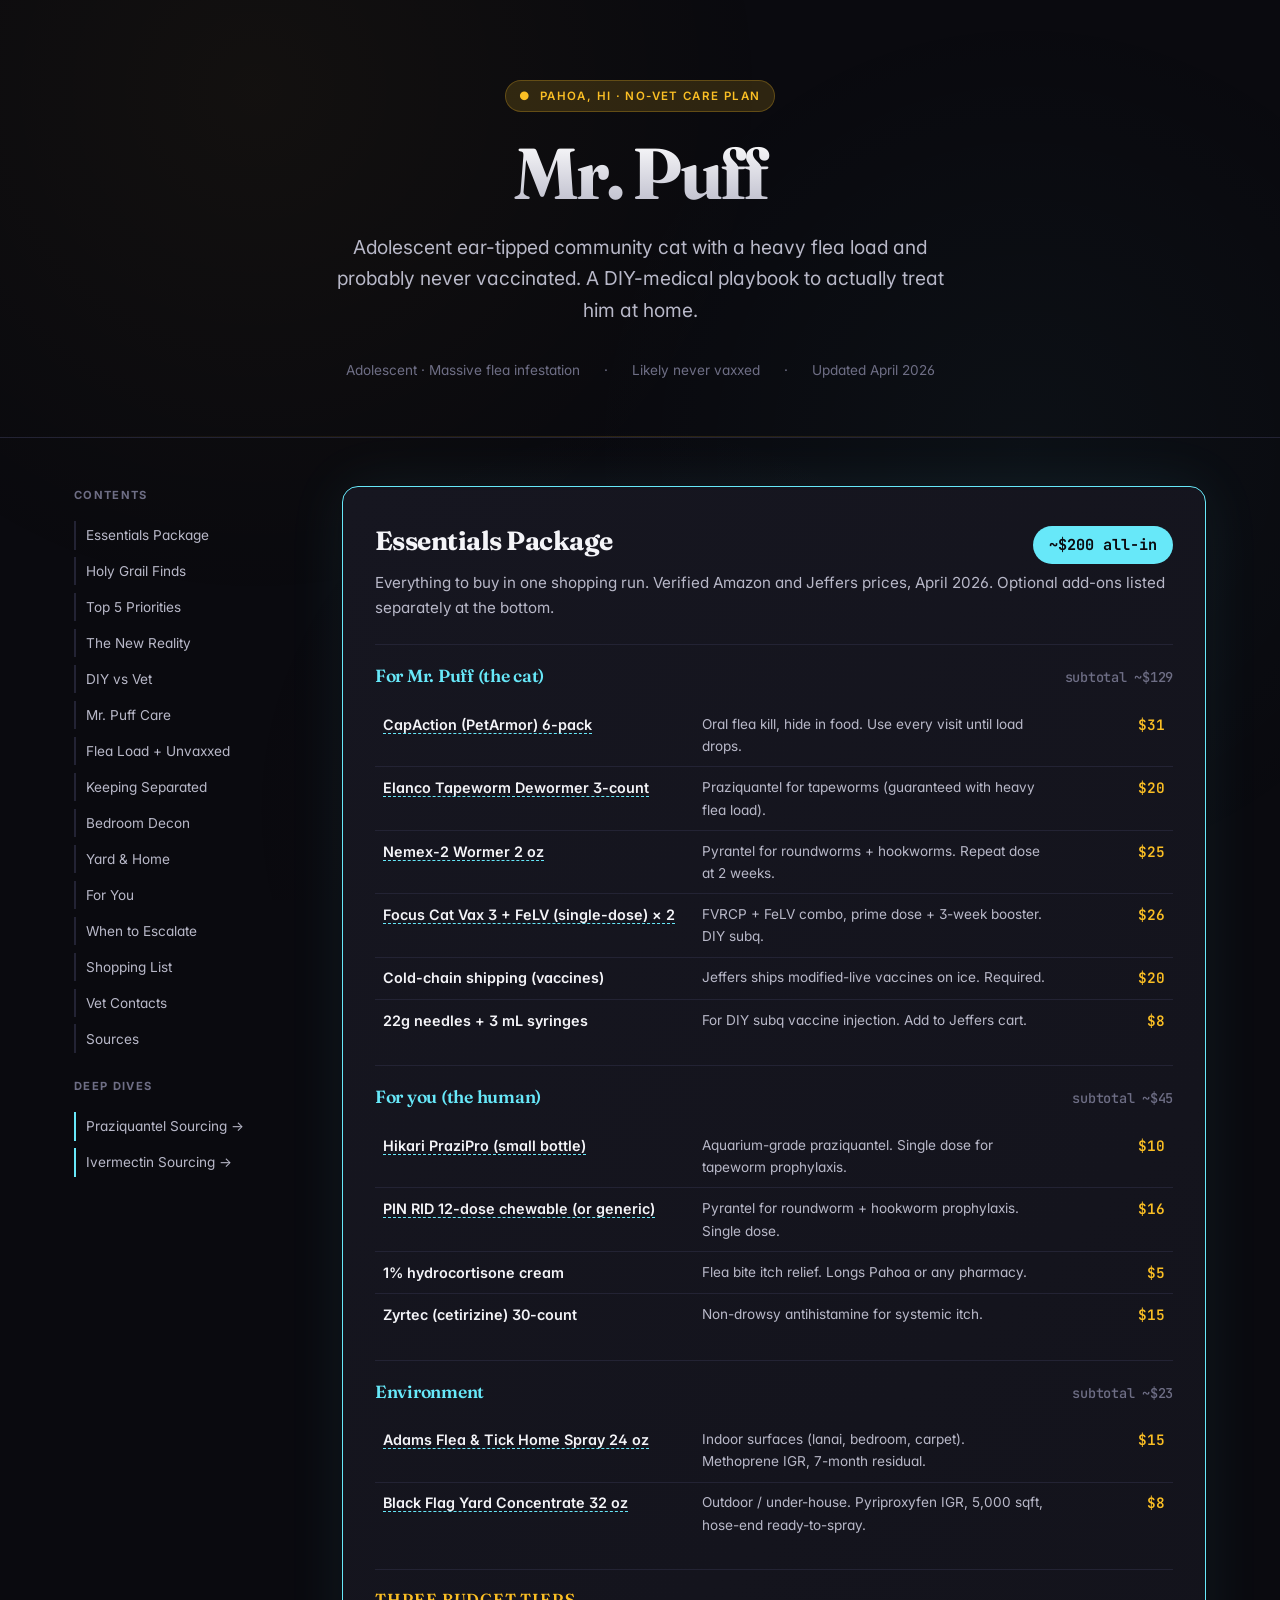
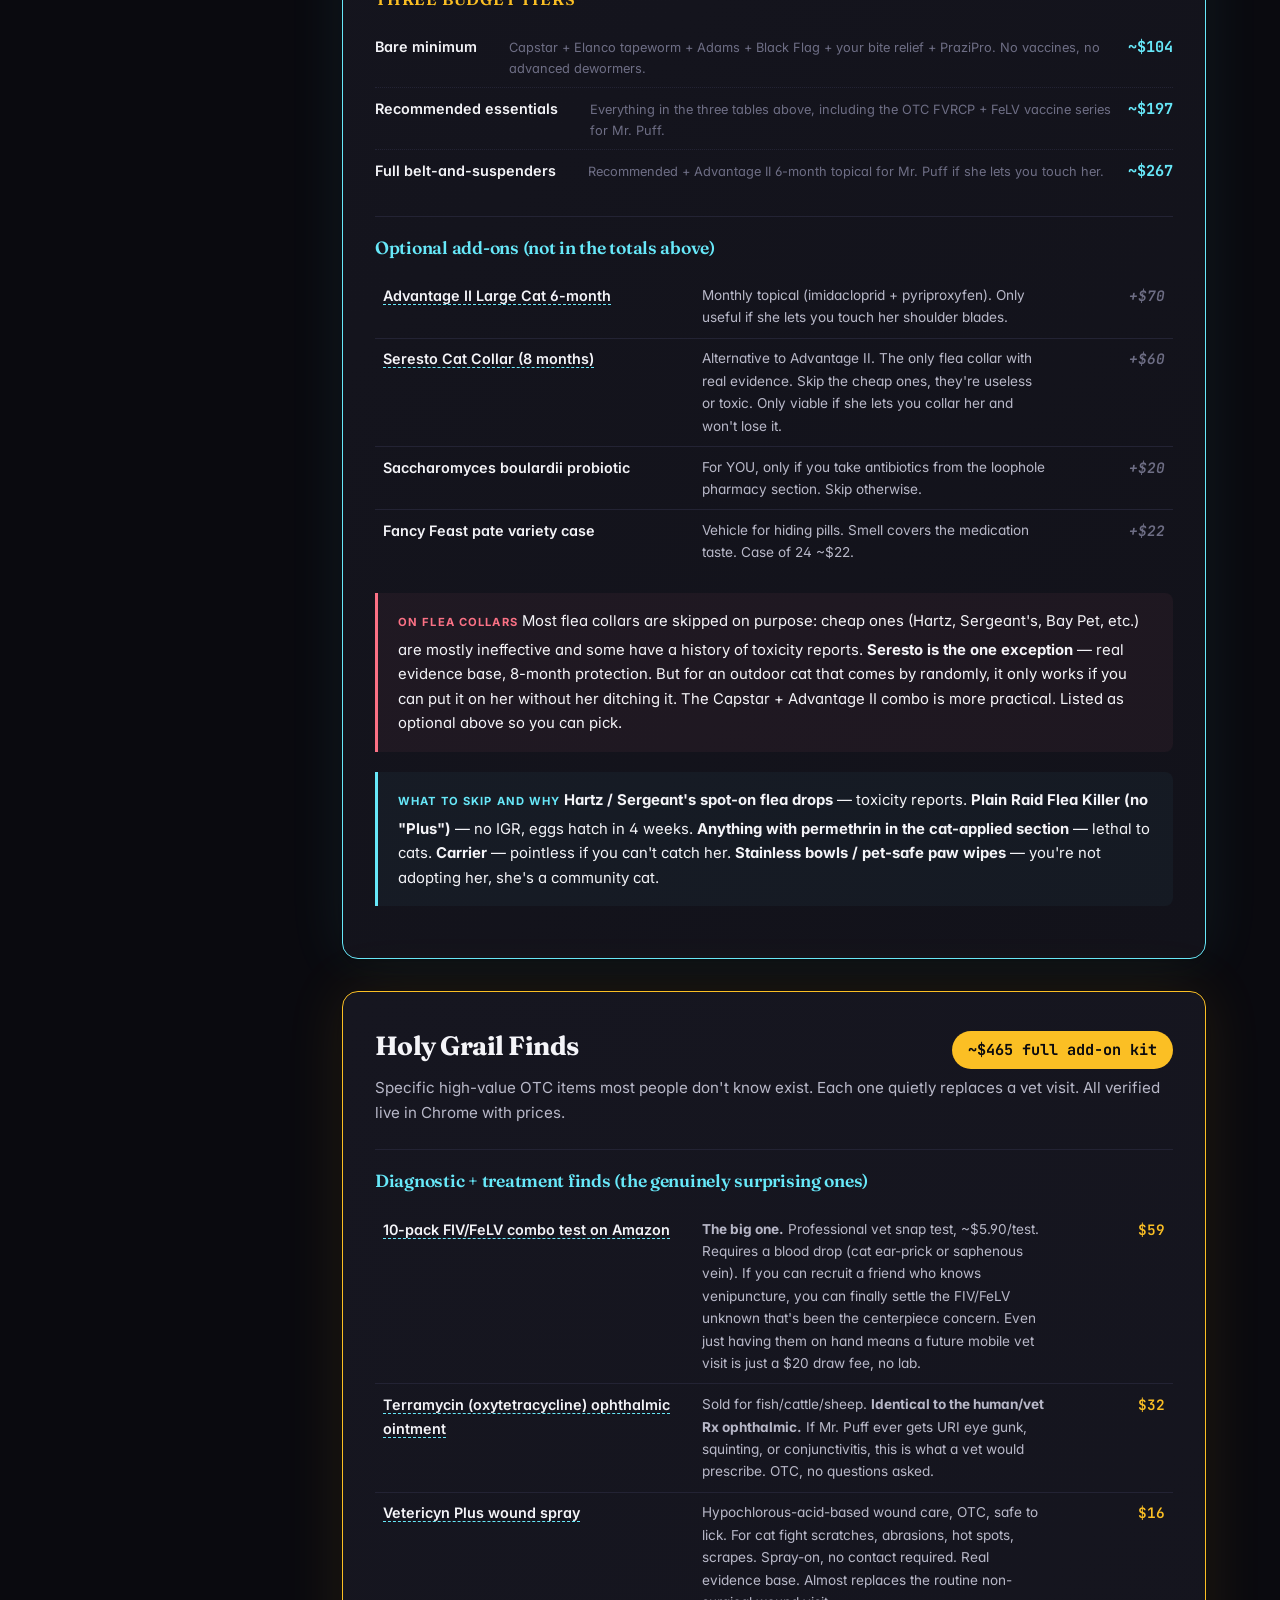
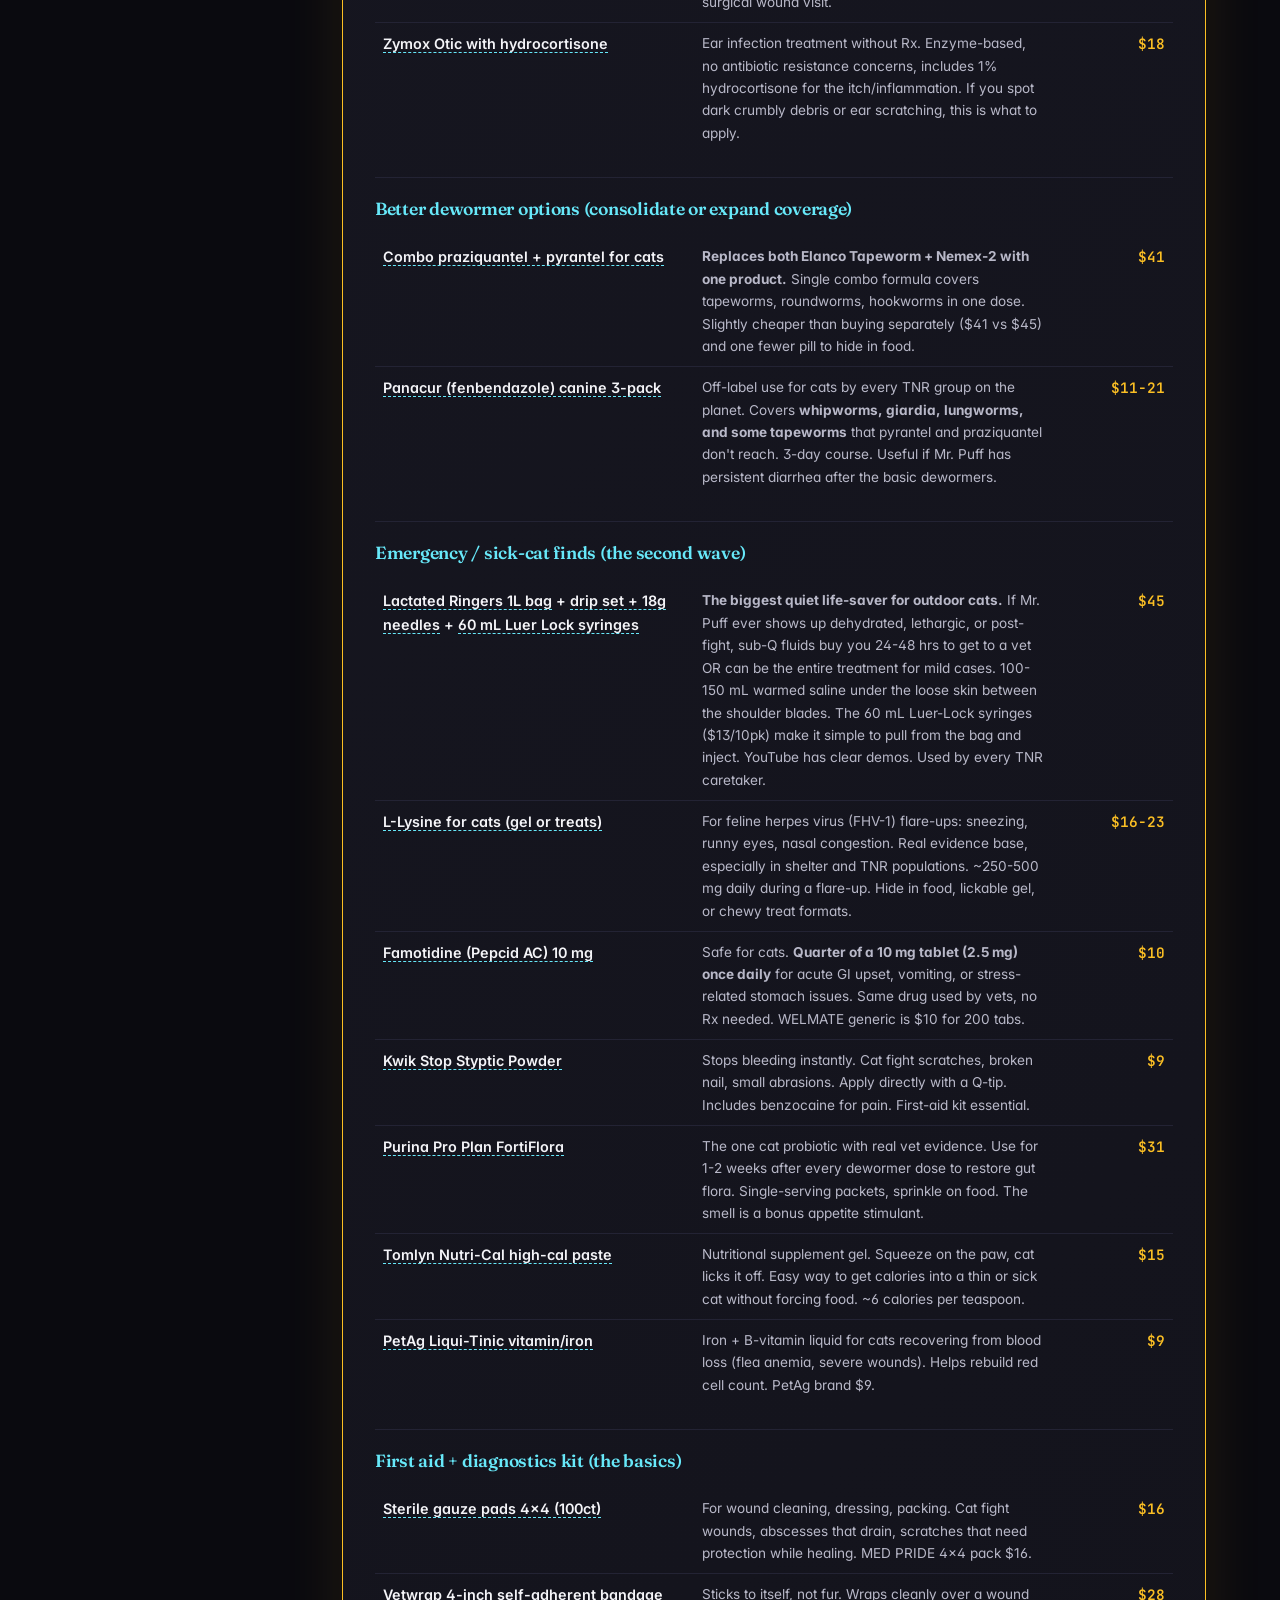
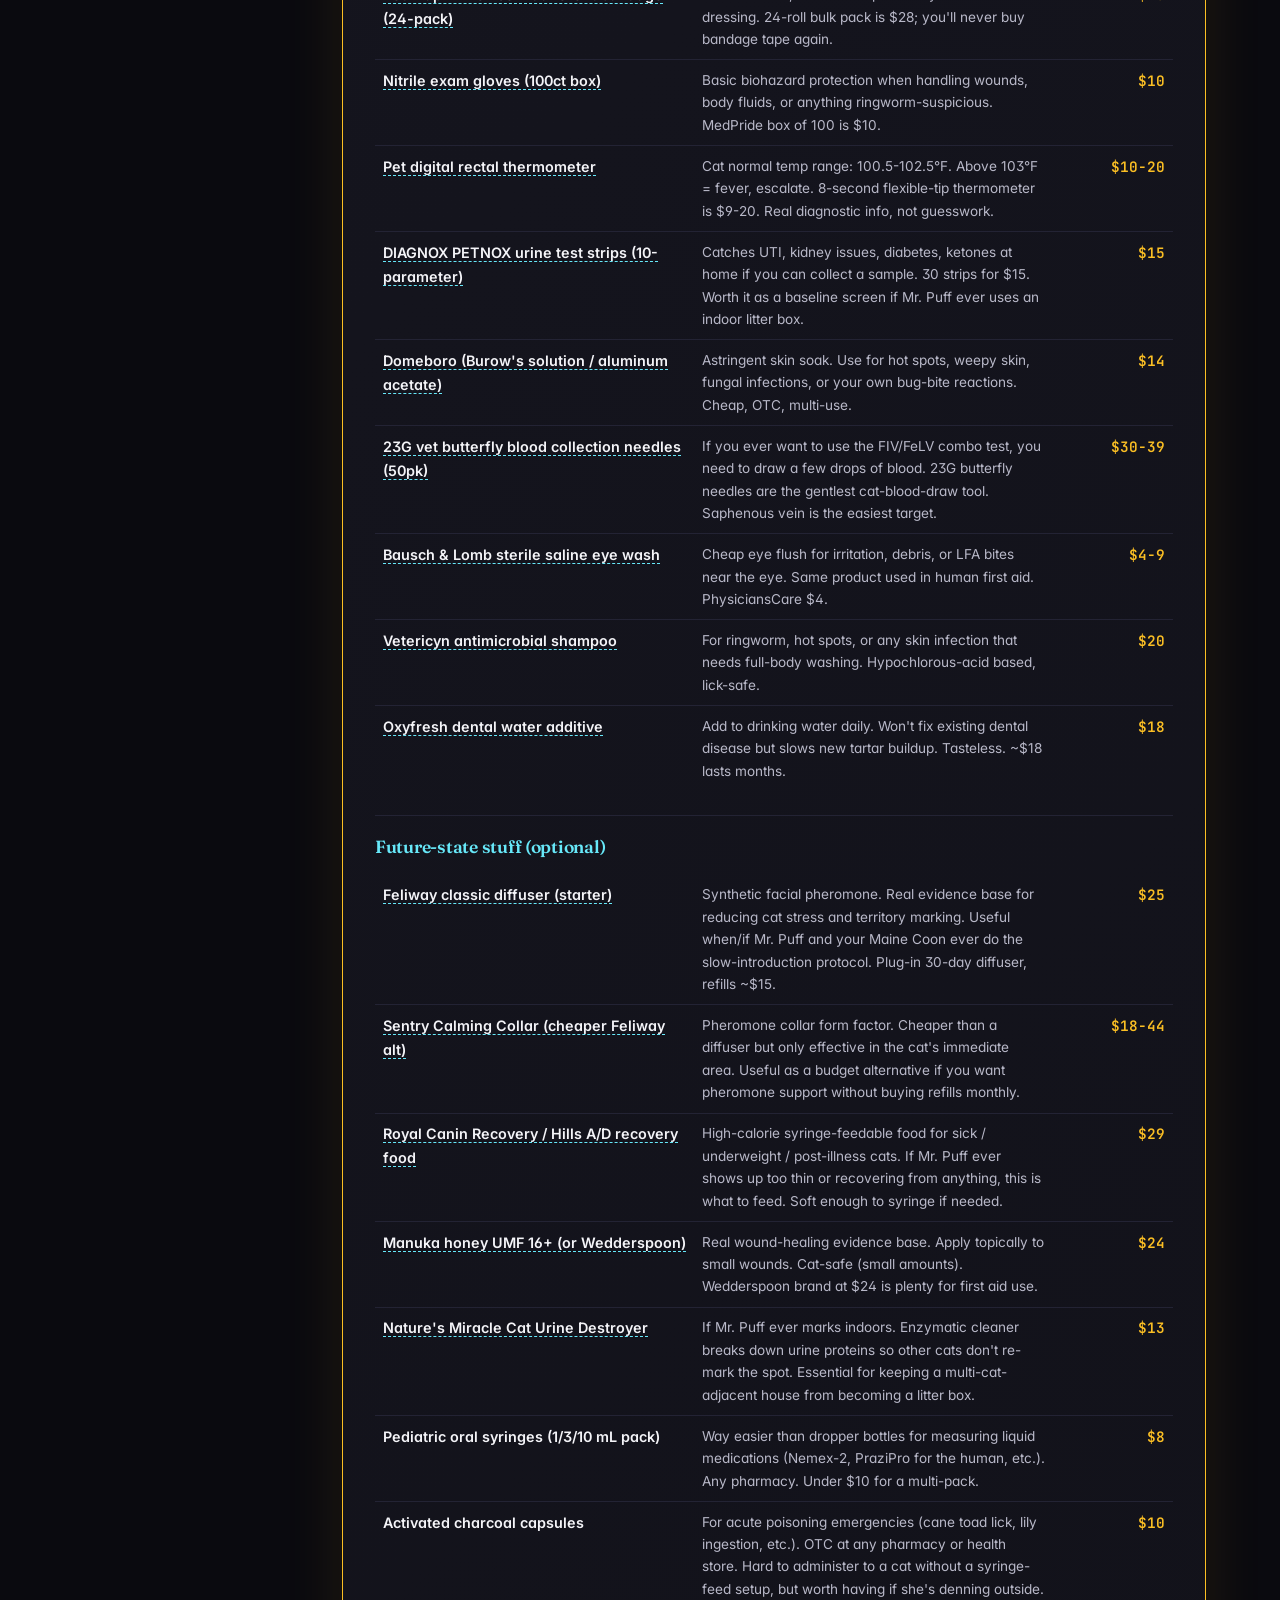
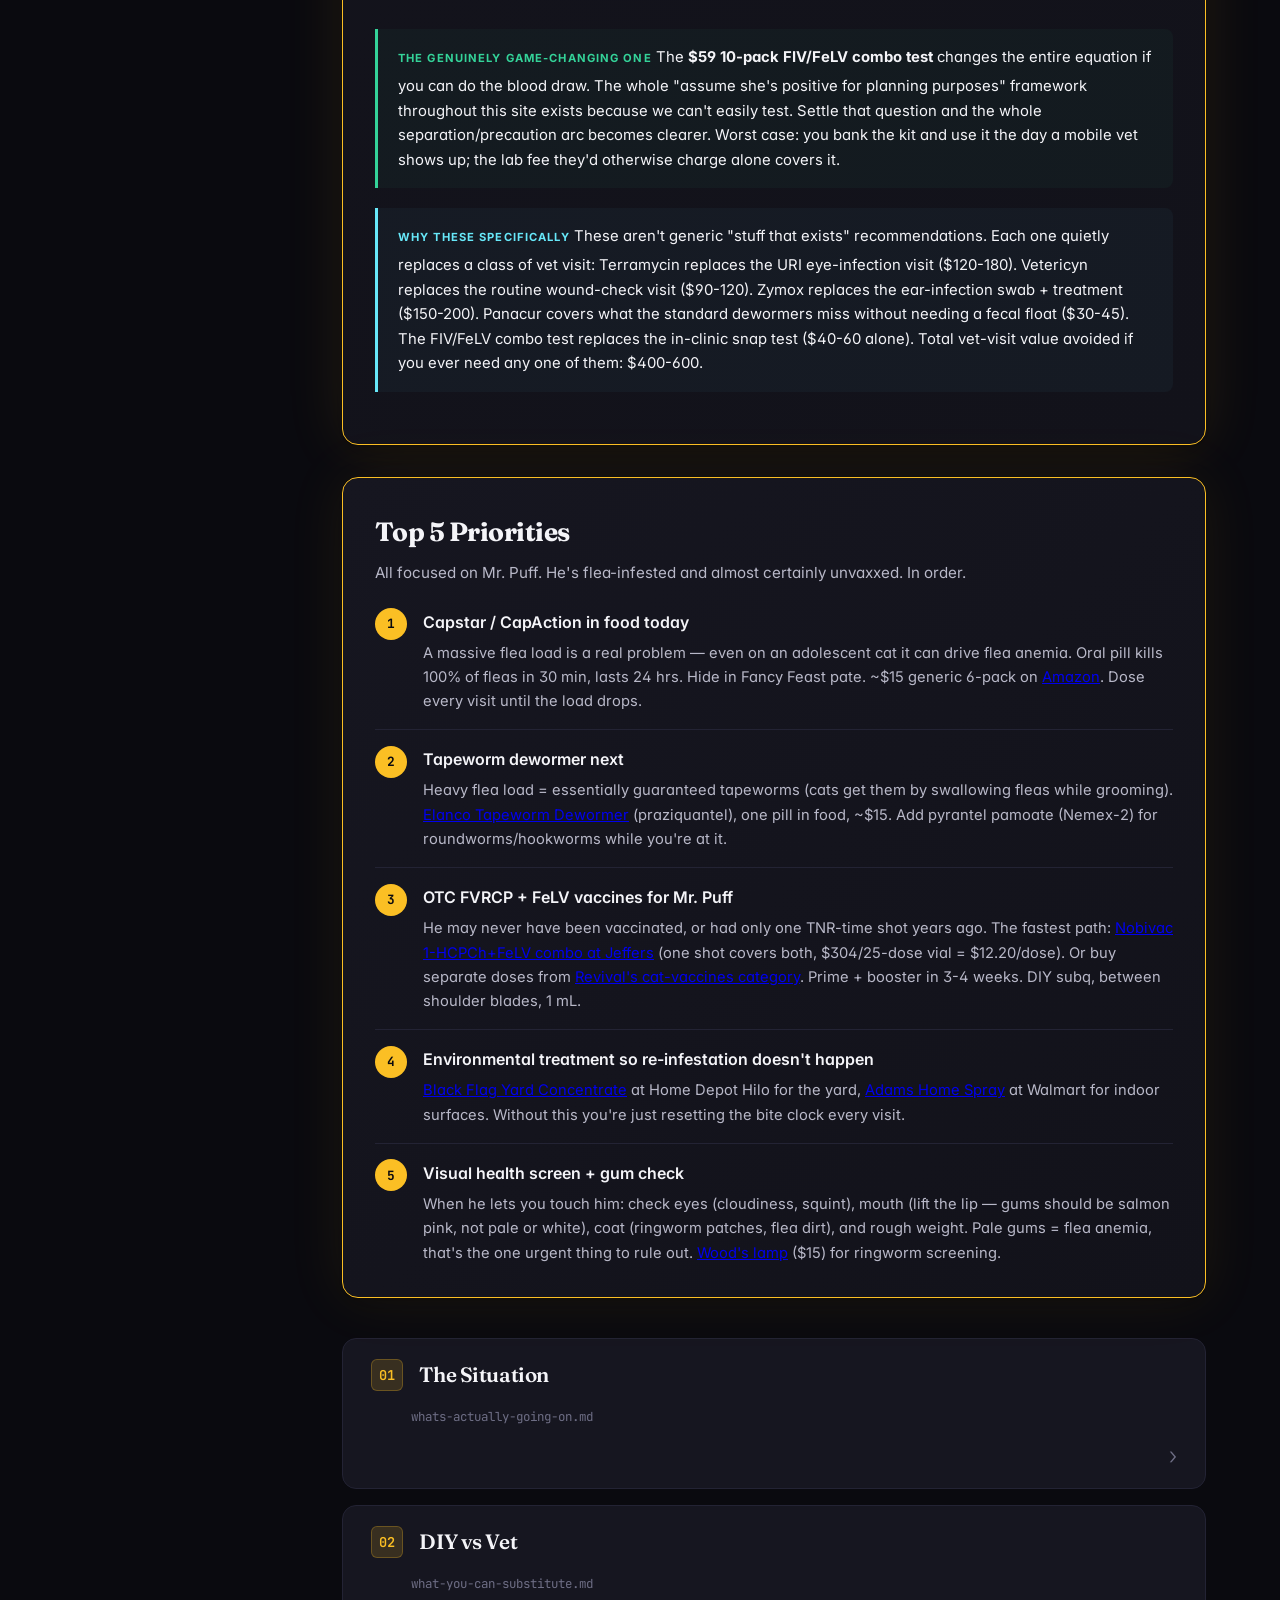
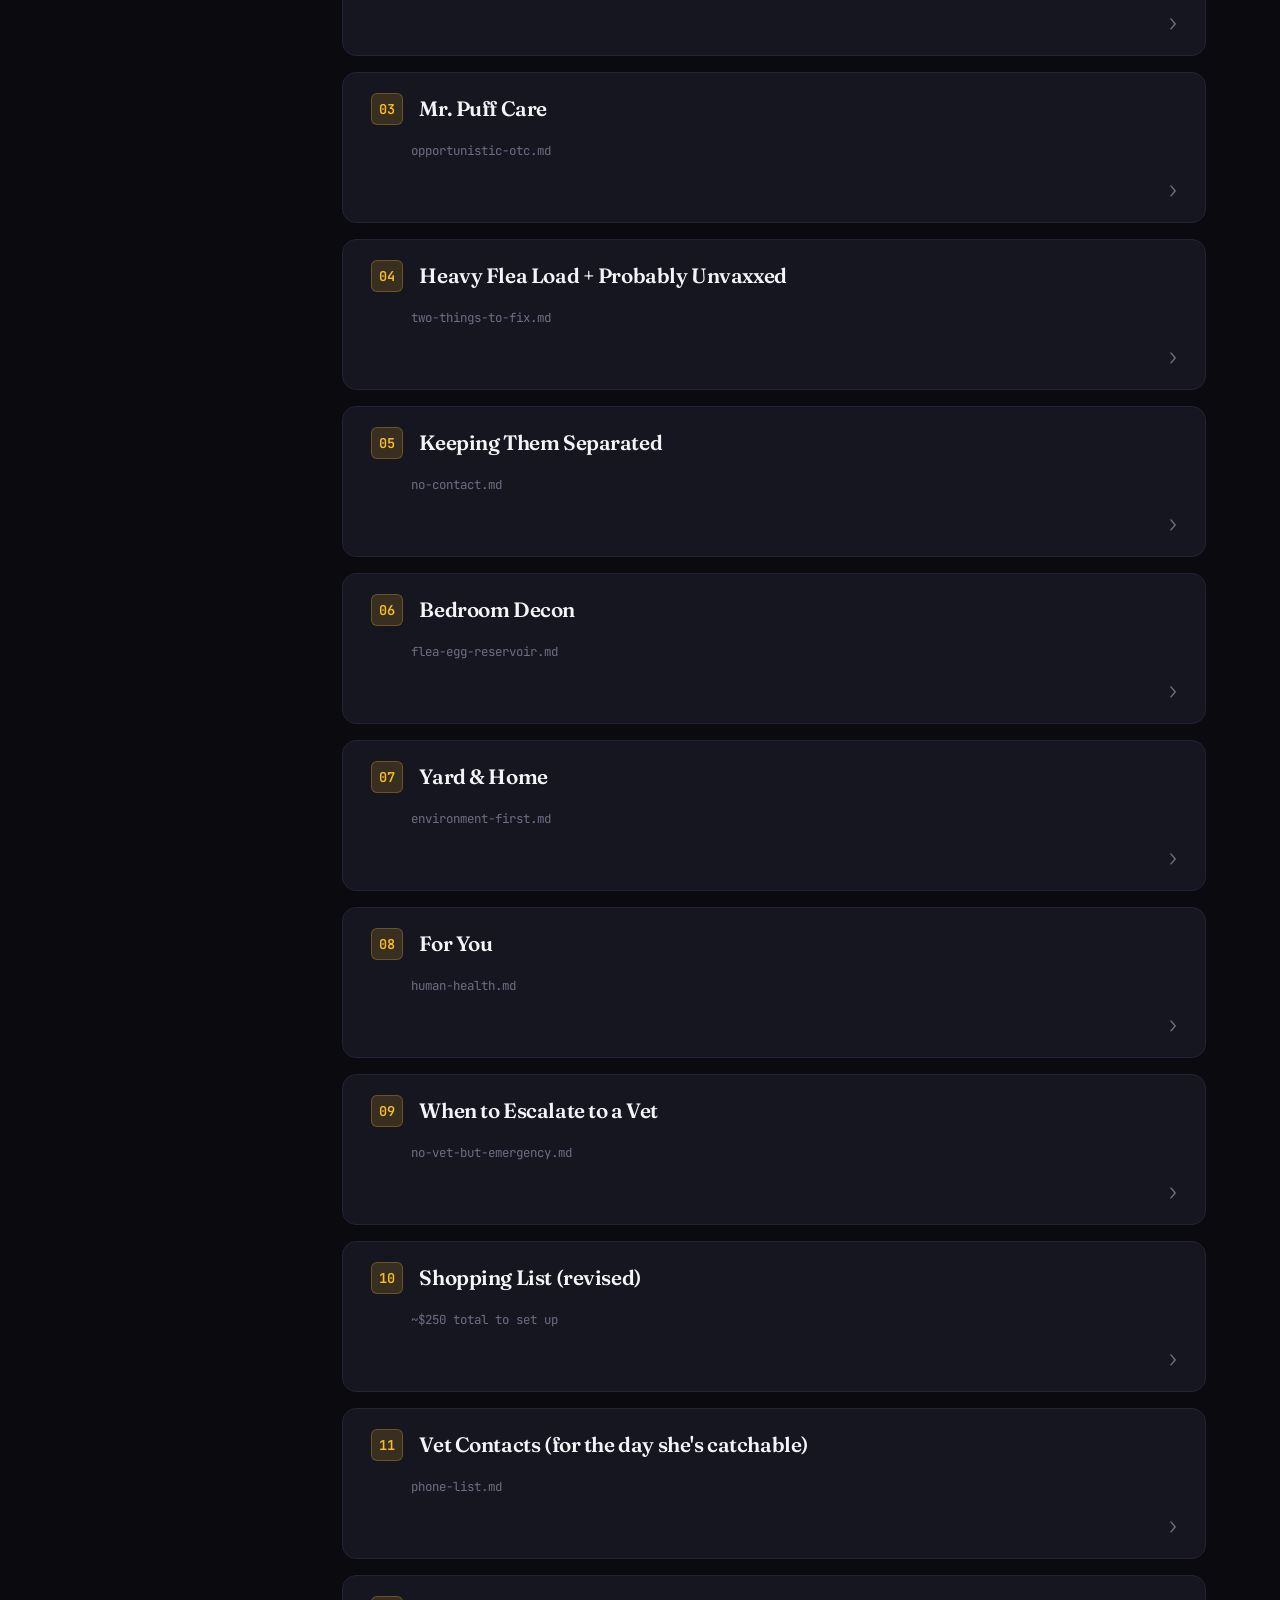
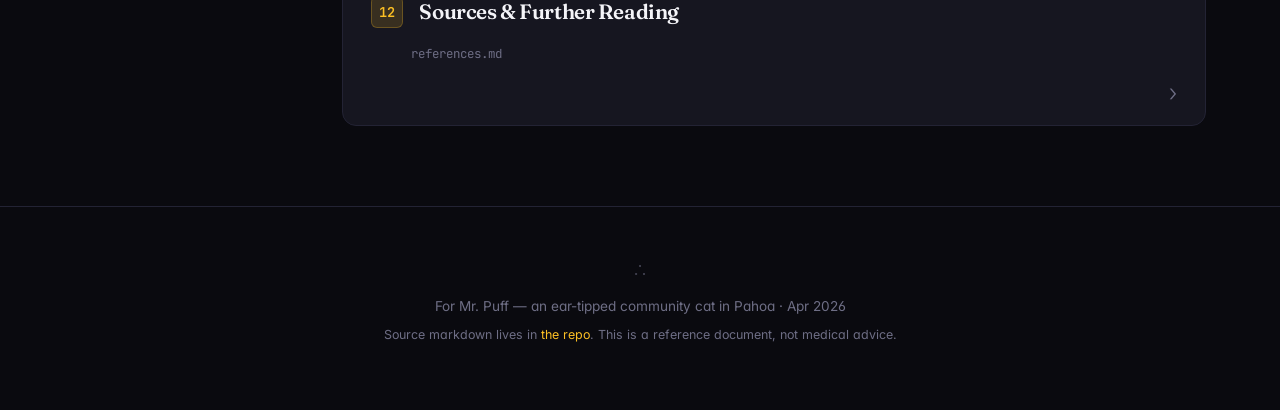
<file: index.html>
<!DOCTYPE html>
<html lang="en">
<head>
<meta charset="UTF-8">
<meta name="viewport" content="width=device-width, initial-scale=1.0">
<title>Mr. Puff - No-Vet Care Plan</title>
<meta name="description" content="DIY OTC care plan for an ear-tipped community cat in Pahoa, HI. Vaccines, parasites, decontamination, and Maine Coon protection without a vet visit.">
<link rel="stylesheet" href="styles.css">
</head>
<body>

<header class="hero">
  <div class="eyebrow">Pahoa, HI · No-vet Care Plan</div>
  <h1>Mr. Puff</h1>
  <p class="lede">Adolescent ear-tipped community cat with a heavy flea load and probably never vaccinated. A DIY-medical playbook to actually treat him at home.</p>
  <div class="hero-meta">
    <span>Adolescent &middot; Massive flea infestation</span>
    <span>·</span>
    <span>Likely never vaxxed</span>
    <span>·</span>
    <span>Updated April 2026</span>
  </div>
</header>

<div class="layout">

  <!-- TOC -->
  <nav class="toc" aria-label="Contents">
    <h4>Contents</h4>
    <ul>
      <li><a href="#essentials">Essentials Package</a></li>
      <li><a href="#holy-grail">Holy Grail Finds</a></li>
      <li><a href="#priority">Top 5 Priorities</a></li>
      <li><a href="#reality">The New Reality</a></li>
      <li><a href="#diy-vs-vet">DIY vs Vet</a></li>
      <li><a href="#mr-puff">Mr. Puff Care</a></li>
      <li><a href="#heavy-load">Flea Load + Unvaxxed</a></li>
      <li><a href="#separation">Keeping Separated</a></li>
      <li><a href="#bedroom">Bedroom Decon</a></li>
      <li><a href="#environment">Yard &amp; Home</a></li>
      <li><a href="#human">For You</a></li>
      <li><a href="#escalate">When to Escalate</a></li>
      <li><a href="#shopping">Shopping List</a></li>
      <li><a href="#vets">Vet Contacts</a></li>
      <li><a href="#sources">Sources</a></li>
    </ul>
    <h4 style="margin-top: 1.5rem;">Deep Dives</h4>
    <ul>
      <li><a href="praziquantel-sourcing.html" style="border-left-color: var(--accent-cyan);">Praziquantel Sourcing →</a></li>
      <li><a href="ivermectin-sourcing.html" style="border-left-color: var(--accent-cyan);">Ivermectin Sourcing →</a></li>
    </ul>
  </nav>

  <main class="content">

    <!-- ESSENTIALS PACKAGE -->
    <section class="essentials" id="essentials">
      <div class="essentials-header">
        <h2>Essentials Package</h2>
        <span class="total-pill">~$200 all-in</span>
      </div>
      <p class="ess-sub">Everything to buy in one shopping run. Verified Amazon and Jeffers prices, April 2026. Optional add-ons listed separately at the bottom.</p>

      <div class="ess-group">
        <h3>For Mr. Puff (the cat) <span class="group-subtotal">subtotal ~$129</span></h3>
        <table class="ess-table">
          <tr>
            <td class="ess-name"><a href="https://www.amazon.com/s?k=capaction+nitenpyram+cats+small" target="_blank" rel="noopener">CapAction (PetArmor) 6-pack</a></td>
            <td class="ess-desc">Oral flea kill, hide in food. Use every visit until load drops.</td>
            <td class="ess-price">$31</td>
          </tr>
          <tr>
            <td class="ess-name"><a href="https://www.amazon.com/Bayer-Tapeworm-Dewormer-weeks-older/dp/B019CD4ZDS" target="_blank" rel="noopener">Elanco Tapeworm Dewormer 3-count</a></td>
            <td class="ess-desc">Praziquantel for tapeworms (guaranteed with heavy flea load).</td>
            <td class="ess-price">$20</td>
          </tr>
          <tr>
            <td class="ess-name"><a href="https://www.amazon.com/s?k=Nemex-2+pyrantel+cat+dewormer" target="_blank" rel="noopener">Nemex-2 Wormer 2 oz</a></td>
            <td class="ess-desc">Pyrantel for roundworms + hookworms. Repeat dose at 2 weeks.</td>
            <td class="ess-price">$25</td>
          </tr>
          <tr>
            <td class="ess-name"><a href="https://jefferspet.com/products/focus-cat-vax-3-plus-felv-1-dose" target="_blank" rel="noopener">Focus Cat Vax 3 + FeLV (single-dose) &times; 2</a></td>
            <td class="ess-desc">FVRCP + FeLV combo, prime dose + 3-week booster. DIY subq.</td>
            <td class="ess-price">$26</td>
          </tr>
          <tr>
            <td class="ess-name">Cold-chain shipping (vaccines)</td>
            <td class="ess-desc">Jeffers ships modified-live vaccines on ice. Required.</td>
            <td class="ess-price">$20</td>
          </tr>
          <tr>
            <td class="ess-name">22g needles + 3 mL syringes</td>
            <td class="ess-desc">For DIY subq vaccine injection. Add to Jeffers cart.</td>
            <td class="ess-price">$8</td>
          </tr>
        </table>
      </div>

      <div class="ess-group">
        <h3>For you (the human) <span class="group-subtotal">subtotal ~$45</span></h3>
        <table class="ess-table">
          <tr>
            <td class="ess-name"><a href="https://www.amazon.com/s?k=Hikari+PraziPro" target="_blank" rel="noopener">Hikari PraziPro (small bottle)</a></td>
            <td class="ess-desc">Aquarium-grade praziquantel. Single dose for tapeworm prophylaxis.</td>
            <td class="ess-price">$10</td>
          </tr>
          <tr>
            <td class="ess-name"><a href="https://www.amazon.com/s?k=Pin-X+pinworm+pyrantel" target="_blank" rel="noopener">PIN RID 12-dose chewable (or generic)</a></td>
            <td class="ess-desc">Pyrantel for roundworm + hookworm prophylaxis. Single dose.</td>
            <td class="ess-price">$16</td>
          </tr>
          <tr>
            <td class="ess-name">1% hydrocortisone cream</td>
            <td class="ess-desc">Flea bite itch relief. Longs Pahoa or any pharmacy.</td>
            <td class="ess-price">$5</td>
          </tr>
          <tr>
            <td class="ess-name">Zyrtec (cetirizine) 30-count</td>
            <td class="ess-desc">Non-drowsy antihistamine for systemic itch.</td>
            <td class="ess-price">$15</td>
          </tr>
        </table>
      </div>

      <div class="ess-group">
        <h3>Environment <span class="group-subtotal">subtotal ~$23</span></h3>
        <table class="ess-table">
          <tr>
            <td class="ess-name"><a href="https://www.amazon.com/s?k=Adams+Flea+Tick+Home+Spray+24+oz" target="_blank" rel="noopener">Adams Flea &amp; Tick Home Spray 24 oz</a></td>
            <td class="ess-desc">Indoor surfaces (lanai, bedroom, carpet). Methoprene IGR, 7-month residual.</td>
            <td class="ess-price">$15</td>
          </tr>
          <tr>
            <td class="ess-name"><a href="https://www.amazon.com/s?k=Black+Flag+yard+concentrate+ready+to+spray" target="_blank" rel="noopener">Black Flag Yard Concentrate 32 oz</a></td>
            <td class="ess-desc">Outdoor / under-house. Pyriproxyfen IGR, 5,000 sqft, hose-end ready-to-spray.</td>
            <td class="ess-price">$8</td>
          </tr>
        </table>
      </div>

      <div class="ess-tiers">
        <h3>Three budget tiers</h3>
        <div class="tier-row">
          <span class="tier-name">Bare minimum</span>
          <span class="tier-desc">Capstar + Elanco tapeworm + Adams + Black Flag + your bite relief + PraziPro. No vaccines, no advanced dewormers.</span>
          <span class="tier-cost">~$104</span>
        </div>
        <div class="tier-row">
          <span class="tier-name">Recommended essentials</span>
          <span class="tier-desc">Everything in the three tables above, including the OTC FVRCP + FeLV vaccine series for Mr. Puff.</span>
          <span class="tier-cost">~$197</span>
        </div>
        <div class="tier-row">
          <span class="tier-name">Full belt-and-suspenders</span>
          <span class="tier-desc">Recommended + Advantage II 6-month topical for Mr. Puff if she lets you touch her.</span>
          <span class="tier-cost">~$267</span>
        </div>
      </div>

      <div class="ess-group">
        <h3>Optional add-ons (not in the totals above)</h3>
        <table class="ess-table">
          <tr>
            <td class="ess-name"><a href="https://www.amazon.com/s?k=advantage+II+large+cat+6+pack" target="_blank" rel="noopener">Advantage II Large Cat 6-month</a></td>
            <td class="ess-desc">Monthly topical (imidacloprid + pyriproxyfen). Only useful if she lets you touch her shoulder blades.</td>
            <td class="ess-price optional">+$70</td>
          </tr>
          <tr>
            <td class="ess-name"><a href="https://www.amazon.com/s?k=Seresto+collar+cat+8+month" target="_blank" rel="noopener">Seresto Cat Collar (8 months)</a></td>
            <td class="ess-desc">Alternative to Advantage II. The only flea collar with real evidence. Skip the cheap ones, they're useless or toxic. Only viable if she lets you collar her and won't lose it.</td>
            <td class="ess-price optional">+$60</td>
          </tr>
          <tr>
            <td class="ess-name">Saccharomyces boulardii probiotic</td>
            <td class="ess-desc">For YOU, only if you take antibiotics from the loophole pharmacy section. Skip otherwise.</td>
            <td class="ess-price optional">+$20</td>
          </tr>
          <tr>
            <td class="ess-name">Fancy Feast pate variety case</td>
            <td class="ess-desc">Vehicle for hiding pills. Smell covers the medication taste. Case of 24 ~$22.</td>
            <td class="ess-price optional">+$22</td>
          </tr>
        </table>
      </div>

      <div class="callout warn" style="margin-top: 1.25rem;">
        <span class="callout-label">On flea collars</span>
        Most flea collars are skipped on purpose: cheap ones (Hartz, Sergeant's, Bay Pet, etc.) are mostly ineffective and some have a history of toxicity reports. <strong>Seresto is the one exception</strong> &mdash; real evidence base, 8-month protection. But for an outdoor cat that comes by randomly, it only works if you can put it on her without her ditching it. The Capstar + Advantage II combo is more practical. Listed as optional above so you can pick.
      </div>

      <div class="callout info" style="margin-top: 1rem;">
        <span class="callout-label">What to skip and why</span>
        <strong>Hartz / Sergeant's spot-on flea drops</strong> &mdash; toxicity reports. <strong>Plain Raid Flea Killer (no "Plus")</strong> &mdash; no IGR, eggs hatch in 4 weeks. <strong>Anything with permethrin in the cat-applied section</strong> &mdash; lethal to cats. <strong>Carrier</strong> &mdash; pointless if you can't catch her. <strong>Stainless bowls / pet-safe paw wipes</strong> &mdash; you're not adopting her, she's a community cat.
      </div>
    </section>

    <!-- HOLY GRAIL FINDS -->
    <section class="essentials" id="holy-grail" style="border-color: var(--accent-amber); box-shadow: 0 0 60px rgba(251, 191, 36, 0.1), var(--shadow-card);">
      <div class="essentials-header">
        <h2>Holy Grail Finds</h2>
        <span class="total-pill" style="background: var(--accent-amber);">~$465 full add-on kit</span>
      </div>
      <p class="ess-sub">Specific high-value OTC items most people don't know exist. Each one quietly replaces a vet visit. All verified live in Chrome with prices.</p>

      <div class="ess-group">
        <h3>Diagnostic + treatment finds (the genuinely surprising ones)</h3>
        <table class="ess-table">
          <tr>
            <td class="ess-name"><a href="https://www.amazon.com/s?k=witness+felv+fiv+test+kit" target="_blank" rel="noopener">10-pack FIV/FeLV combo test on Amazon</a></td>
            <td class="ess-desc"><strong>The big one.</strong> Professional vet snap test, ~$5.90/test. Requires a blood drop (cat ear-prick or saphenous vein). If you can recruit a friend who knows venipuncture, you can finally settle the FIV/FeLV unknown that's been the centerpiece concern. Even just having them on hand means a future mobile vet visit is just a $20 draw fee, no lab.</td>
            <td class="ess-price">$59</td>
          </tr>
          <tr>
            <td class="ess-name"><a href="https://www.amazon.com/s?k=terramycin+ophthalmic+ointment+fish" target="_blank" rel="noopener">Terramycin (oxytetracycline) ophthalmic ointment</a></td>
            <td class="ess-desc">Sold for fish/cattle/sheep. <strong>Identical to the human/vet Rx ophthalmic.</strong> If Mr. Puff ever gets URI eye gunk, squinting, or conjunctivitis, this is what a vet would prescribe. OTC, no questions asked.</td>
            <td class="ess-price">$32</td>
          </tr>
          <tr>
            <td class="ess-name"><a href="https://www.amazon.com/s?k=vetericyn+plus+wound+spray+cat" target="_blank" rel="noopener">Vetericyn Plus wound spray</a></td>
            <td class="ess-desc">Hypochlorous-acid-based wound care, OTC, safe to lick. For cat fight scratches, abrasions, hot spots, scrapes. Spray-on, no contact required. Real evidence base. Almost replaces the routine non-surgical wound visit.</td>
            <td class="ess-price">$16</td>
          </tr>
          <tr>
            <td class="ess-name"><a href="https://www.amazon.com/s?k=zymox+otic+hydrocortisone+cat" target="_blank" rel="noopener">Zymox Otic with hydrocortisone</a></td>
            <td class="ess-desc">Ear infection treatment without Rx. Enzyme-based, no antibiotic resistance concerns, includes 1% hydrocortisone for the itch/inflammation. If you spot dark crumbly debris or ear scratching, this is what to apply.</td>
            <td class="ess-price">$18</td>
          </tr>
        </table>
      </div>

      <div class="ess-group">
        <h3>Better dewormer options (consolidate or expand coverage)</h3>
        <table class="ess-table">
          <tr>
            <td class="ess-name"><a href="https://www.amazon.com/s?k=Nemex-2+pyrantel+cat+dewormer" target="_blank" rel="noopener">Combo praziquantel + pyrantel for cats</a></td>
            <td class="ess-desc"><strong>Replaces both Elanco Tapeworm + Nemex-2 with one product.</strong> Single combo formula covers tapeworms, roundworms, hookworms in one dose. Slightly cheaper than buying separately ($41 vs $45) and one fewer pill to hide in food.</td>
            <td class="ess-price">$41</td>
          </tr>
          <tr>
            <td class="ess-name"><a href="https://www.amazon.com/s?k=Panacur+C+canine+dewormer+fenbendazole" target="_blank" rel="noopener">Panacur (fenbendazole) canine 3-pack</a></td>
            <td class="ess-desc">Off-label use for cats by every TNR group on the planet. Covers <strong>whipworms, giardia, lungworms, and some tapeworms</strong> that pyrantel and praziquantel don't reach. 3-day course. Useful if Mr. Puff has persistent diarrhea after the basic dewormers.</td>
            <td class="ess-price">$11-21</td>
          </tr>
        </table>
      </div>

      <div class="ess-group">
        <h3>Emergency / sick-cat finds (the second wave)</h3>
        <table class="ess-table">
          <tr>
            <td class="ess-name"><a href="https://www.amazon.com/s?k=lactated+ringers+1L+vet+supply+subcutaneous" target="_blank" rel="noopener">Lactated Ringers 1L bag</a> + <a href="https://www.amazon.com/s?k=IV+drip+set+veterinary+18g+needle" target="_blank" rel="noopener">drip set + 18g needles</a> + <a href="https://www.amazon.com/s?k=sterile+syringe+luer+lock+60ml" target="_blank" rel="noopener">60 mL Luer Lock syringes</a></td>
            <td class="ess-desc"><strong>The biggest quiet life-saver for outdoor cats.</strong> If Mr. Puff ever shows up dehydrated, lethargic, or post-fight, sub-Q fluids buy you 24-48 hrs to get to a vet OR can be the entire treatment for mild cases. 100-150 mL warmed saline under the loose skin between the shoulder blades. The 60 mL Luer-Lock syringes ($13/10pk) make it simple to pull from the bag and inject. YouTube has clear demos. Used by every TNR caretaker.</td>
            <td class="ess-price">$45</td>
          </tr>
          <tr>
            <td class="ess-name"><a href="https://www.amazon.com/s?k=L-lysine+cat+supplement+500mg+URI" target="_blank" rel="noopener">L-Lysine for cats (gel or treats)</a></td>
            <td class="ess-desc">For feline herpes virus (FHV-1) flare-ups: sneezing, runny eyes, nasal congestion. Real evidence base, especially in shelter and TNR populations. ~250-500 mg daily during a flare-up. Hide in food, lickable gel, or chewy treat formats.</td>
            <td class="ess-price">$16-23</td>
          </tr>
          <tr>
            <td class="ess-name"><a href="https://www.amazon.com/s?k=famotidine+pepcid+ac+10mg" target="_blank" rel="noopener">Famotidine (Pepcid AC) 10 mg</a></td>
            <td class="ess-desc">Safe for cats. <strong>Quarter of a 10 mg tablet (2.5 mg) once daily</strong> for acute GI upset, vomiting, or stress-related stomach issues. Same drug used by vets, no Rx needed. WELMATE generic is $10 for 200 tabs.</td>
            <td class="ess-price">$10</td>
          </tr>
          <tr>
            <td class="ess-name"><a href="https://www.amazon.com/s?k=Kwik+Stop+styptic+powder+pet" target="_blank" rel="noopener">Kwik Stop Styptic Powder</a></td>
            <td class="ess-desc">Stops bleeding instantly. Cat fight scratches, broken nail, small abrasions. Apply directly with a Q-tip. Includes benzocaine for pain. First-aid kit essential.</td>
            <td class="ess-price">$9</td>
          </tr>
          <tr>
            <td class="ess-name"><a href="https://www.amazon.com/s?k=Purina+FortiFlora+cat+probiotic" target="_blank" rel="noopener">Purina Pro Plan FortiFlora</a></td>
            <td class="ess-desc">The one cat probiotic with real vet evidence. Use for 1-2 weeks after every dewormer dose to restore gut flora. Single-serving packets, sprinkle on food. The smell is a bonus appetite stimulant.</td>
            <td class="ess-price">$31</td>
          </tr>
          <tr>
            <td class="ess-name"><a href="https://www.amazon.com/s?k=Tomlyn+Nutri-Cal+high+calorie+supplement+cat" target="_blank" rel="noopener">Tomlyn Nutri-Cal high-cal paste</a></td>
            <td class="ess-desc">Nutritional supplement gel. Squeeze on the paw, cat licks it off. Easy way to get calories into a thin or sick cat without forcing food. ~6 calories per teaspoon.</td>
            <td class="ess-price">$15</td>
          </tr>
          <tr>
            <td class="ess-name"><a href="https://www.amazon.com/s?k=PetAg+Liqui-Tinic+iron+vitamin+supplement" target="_blank" rel="noopener">PetAg Liqui-Tinic vitamin/iron</a></td>
            <td class="ess-desc">Iron + B-vitamin liquid for cats recovering from blood loss (flea anemia, severe wounds). Helps rebuild red cell count. PetAg brand $9.</td>
            <td class="ess-price">$9</td>
          </tr>
        </table>
      </div>

      <div class="ess-group">
        <h3>First aid + diagnostics kit (the basics)</h3>
        <table class="ess-table">
          <tr>
            <td class="ess-name"><a href="https://www.amazon.com/s?k=sterile+gauze+pads+4x4+medical+bulk" target="_blank" rel="noopener">Sterile gauze pads 4x4 (100ct)</a></td>
            <td class="ess-desc">For wound cleaning, dressing, packing. Cat fight wounds, abscesses that drain, scratches that need protection while healing. MED PRIDE 4x4 pack $16.</td>
            <td class="ess-price">$16</td>
          </tr>
          <tr>
            <td class="ess-name"><a href="https://www.amazon.com/s?k=Vetwrap+self-adherent+bandage+4+inch" target="_blank" rel="noopener">Vetwrap 4-inch self-adherent bandage (24-pack)</a></td>
            <td class="ess-desc">Sticks to itself, not fur. Wraps cleanly over a wound dressing. 24-roll bulk pack is $28; you'll never buy bandage tape again.</td>
            <td class="ess-price">$28</td>
          </tr>
          <tr>
            <td class="ess-name"><a href="https://www.amazon.com/s?k=nitrile+exam+gloves+bulk+box" target="_blank" rel="noopener">Nitrile exam gloves (100ct box)</a></td>
            <td class="ess-desc">Basic biohazard protection when handling wounds, body fluids, or anything ringworm-suspicious. MedPride box of 100 is $10.</td>
            <td class="ess-price">$10</td>
          </tr>
          <tr>
            <td class="ess-name"><a href="https://www.amazon.com/s?k=pet+digital+rectal+thermometer+cat" target="_blank" rel="noopener">Pet digital rectal thermometer</a></td>
            <td class="ess-desc">Cat normal temp range: 100.5-102.5°F. Above 103°F = fever, escalate. 8-second flexible-tip thermometer is $9-20. Real diagnostic info, not guesswork.</td>
            <td class="ess-price">$10-20</td>
          </tr>
          <tr>
            <td class="ess-name"><a href="https://www.amazon.com/s?k=cat+urine+test+strips+UTI+pH" target="_blank" rel="noopener">DIAGNOX PETNOX urine test strips (10-parameter)</a></td>
            <td class="ess-desc">Catches UTI, kidney issues, diabetes, ketones at home if you can collect a sample. 30 strips for $15. Worth it as a baseline screen if Mr. Puff ever uses an indoor litter box.</td>
            <td class="ess-price">$15</td>
          </tr>
          <tr>
            <td class="ess-name"><a href="https://www.amazon.com/s?k=Burow+solution+aluminum+acetate+Domeboro" target="_blank" rel="noopener">Domeboro (Burow's solution / aluminum acetate)</a></td>
            <td class="ess-desc">Astringent skin soak. Use for hot spots, weepy skin, fungal infections, or your own bug-bite reactions. Cheap, OTC, multi-use.</td>
            <td class="ess-price">$14</td>
          </tr>
          <tr>
            <td class="ess-name"><a href="https://www.amazon.com/s?k=butterfly+needle+23g+vet" target="_blank" rel="noopener">23G vet butterfly blood collection needles (50pk)</a></td>
            <td class="ess-desc">If you ever want to use the FIV/FeLV combo test, you need to draw a few drops of blood. 23G butterfly needles are the gentlest cat-blood-draw tool. Saphenous vein is the easiest target.</td>
            <td class="ess-price">$30-39</td>
          </tr>
          <tr>
            <td class="ess-name"><a href="https://www.amazon.com/s?k=saline+eye+wash+Bausch+Lomb+sterile+cat" target="_blank" rel="noopener">Bausch &amp; Lomb sterile saline eye wash</a></td>
            <td class="ess-desc">Cheap eye flush for irritation, debris, or LFA bites near the eye. Same product used in human first aid. PhysiciansCare $4.</td>
            <td class="ess-price">$4-9</td>
          </tr>
          <tr>
            <td class="ess-name"><a href="https://www.amazon.com/s?k=Vetericyn+antimicrobial+shampoo+cat" target="_blank" rel="noopener">Vetericyn antimicrobial shampoo</a></td>
            <td class="ess-desc">For ringworm, hot spots, or any skin infection that needs full-body washing. Hypochlorous-acid based, lick-safe.</td>
            <td class="ess-price">$20</td>
          </tr>
          <tr>
            <td class="ess-name"><a href="https://www.amazon.com/s?k=cat+dental+water+additive+Oxyfresh" target="_blank" rel="noopener">Oxyfresh dental water additive</a></td>
            <td class="ess-desc">Add to drinking water daily. Won't fix existing dental disease but slows new tartar buildup. Tasteless. ~$18 lasts months.</td>
            <td class="ess-price">$18</td>
          </tr>
        </table>
      </div>

      <div class="ess-group">
        <h3>Future-state stuff (optional)</h3>
        <table class="ess-table">
          <tr>
            <td class="ess-name"><a href="https://www.amazon.com/s?k=Feliway+classic+diffuser+30+day" target="_blank" rel="noopener">Feliway classic diffuser (starter)</a></td>
            <td class="ess-desc">Synthetic facial pheromone. Real evidence base for reducing cat stress and territory marking. Useful when/if Mr. Puff and your Maine Coon ever do the slow-introduction protocol. Plug-in 30-day diffuser, refills ~$15.</td>
            <td class="ess-price">$25</td>
          </tr>
          <tr>
            <td class="ess-name"><a href="https://www.amazon.com/s?k=Sentry+Calming+Collar+cat+pheromone" target="_blank" rel="noopener">Sentry Calming Collar (cheaper Feliway alt)</a></td>
            <td class="ess-desc">Pheromone collar form factor. Cheaper than a diffuser but only effective in the cat's immediate area. Useful as a budget alternative if you want pheromone support without buying refills monthly.</td>
            <td class="ess-price">$18-44</td>
          </tr>
          <tr>
            <td class="ess-name"><a href="https://www.amazon.com/s?k=Royal+Canin+Recovery+RS+cat+critical+care" target="_blank" rel="noopener">Royal Canin Recovery / Hills A/D recovery food</a></td>
            <td class="ess-desc">High-calorie syringe-feedable food for sick / underweight / post-illness cats. If Mr. Puff ever shows up too thin or recovering from anything, this is what to feed. Soft enough to syringe if needed.</td>
            <td class="ess-price">$29</td>
          </tr>
          <tr>
            <td class="ess-name"><a href="https://www.amazon.com/s?k=manuka+honey+UMF+16+medical+wound+grade" target="_blank" rel="noopener">Manuka honey UMF 16+ (or Wedderspoon)</a></td>
            <td class="ess-desc">Real wound-healing evidence base. Apply topically to small wounds. Cat-safe (small amounts). Wedderspoon brand at $24 is plenty for first aid use.</td>
            <td class="ess-price">$24</td>
          </tr>
          <tr>
            <td class="ess-name"><a href="https://www.amazon.com/s?k=cat+enzymatic+cleaner+Nature%27s+Miracle+urine" target="_blank" rel="noopener">Nature's Miracle Cat Urine Destroyer</a></td>
            <td class="ess-desc">If Mr. Puff ever marks indoors. Enzymatic cleaner breaks down urine proteins so other cats don't re-mark the spot. Essential for keeping a multi-cat-adjacent house from becoming a litter box.</td>
            <td class="ess-price">$13</td>
          </tr>
          <tr>
            <td class="ess-name">Pediatric oral syringes (1/3/10 mL pack)</td>
            <td class="ess-desc">Way easier than dropper bottles for measuring liquid medications (Nemex-2, PraziPro for the human, etc.). Any pharmacy. Under $10 for a multi-pack.</td>
            <td class="ess-price">$8</td>
          </tr>
          <tr>
            <td class="ess-name">Activated charcoal capsules</td>
            <td class="ess-desc">For acute poisoning emergencies (cane toad lick, lily ingestion, etc.). OTC at any pharmacy or health store. Hard to administer to a cat without a syringe-feed setup, but worth having if she's denning outside.</td>
            <td class="ess-price">$10</td>
          </tr>
        </table>
      </div>

      <div class="callout success">
        <span class="callout-label">The genuinely game-changing one</span>
        The <strong>$59 10-pack FIV/FeLV combo test</strong> changes the entire equation if you can do the blood draw. The whole "assume she's positive for planning purposes" framework throughout this site exists because we can't easily test. Settle that question and the whole separation/precaution arc becomes clearer. Worst case: you bank the kit and use it the day a mobile vet shows up; the lab fee they'd otherwise charge alone covers it.
      </div>

      <div class="callout info">
        <span class="callout-label">Why these specifically</span>
        These aren't generic "stuff that exists" recommendations. Each one quietly replaces a class of vet visit: Terramycin replaces the URI eye-infection visit ($120-180). Vetericyn replaces the routine wound-check visit ($90-120). Zymox replaces the ear-infection swab + treatment ($150-200). Panacur covers what the standard dewormers miss without needing a fecal float ($30-45). The FIV/FeLV combo test replaces the in-clinic snap test ($40-60 alone). Total vet-visit value avoided if you ever need any one of them: $400-600.
      </div>
    </section>

    <!-- PRIORITY -->
    <section class="priority" id="priority">
      <h2>Top 5 Priorities</h2>
      <p class="priority-sub">All focused on Mr. Puff. He's flea-infested and almost certainly unvaxxed. In order.</p>
      <ol>
        <li>
          <strong>Capstar / CapAction in food today</strong>
          <span class="detail">A massive flea load is a real problem &mdash; even on an adolescent cat it can drive flea anemia. Oral pill kills 100% of fleas in 30 min, lasts 24 hrs. Hide in Fancy Feast pate. ~$15 generic 6-pack on <a href="https://www.amazon.com/s?k=capaction+for+cats" target="_blank" rel="noopener">Amazon</a>. Dose every visit until the load drops.</span>
        </li>
        <li>
          <strong>Tapeworm dewormer next</strong>
          <span class="detail">Heavy flea load = essentially guaranteed tapeworms (cats get them by swallowing fleas while grooming). <a href="https://www.amazon.com/Bayer-Tapeworm-Dewormer-weeks-older/dp/B019CD4ZDS" target="_blank" rel="noopener">Elanco Tapeworm Dewormer</a> (praziquantel), one pill in food, ~$15. Add pyrantel pamoate (Nemex-2) for roundworms/hookworms while you're at it.</span>
        </li>
        <li>
          <strong>OTC FVRCP + FeLV vaccines for Mr. Puff</strong>
          <span class="detail">He may never have been vaccinated, or had only one TNR-time shot years ago. The fastest path: <a href="https://jefferspet.com/products/nobivac-feline-1-hcpch-felv-eclipse-4-felv-25-s-d" target="_blank" rel="noopener">Nobivac 1-HCPCh+FeLV combo at Jeffers</a> (one shot covers both, $304/25-dose vial = $12.20/dose). Or buy separate doses from <a href="https://www.revivalanimal.com/category/cat-supplies-vaccines" target="_blank" rel="noopener">Revival's cat-vaccines category</a>. Prime + booster in 3-4 weeks. DIY subq, between shoulder blades, 1 mL.</span>
        </li>
        <li>
          <strong>Environmental treatment so re-infestation doesn't happen</strong>
          <span class="detail"><a href="https://www.homedepot.com/p/Black-Flag-Flea-and-Tick-Yard-Spray-32-oz-Ready-to-Spray-Concentrate-HG-11108-2/301694302" target="_blank" rel="noopener">Black Flag Yard Concentrate</a> at Home Depot Hilo for the yard, <a href="https://www.walmart.com/ip/Adams-Flea-and-Tick-Home-Spray-24-ounces-Fragrance-Free/44432722" target="_blank" rel="noopener">Adams Home Spray</a> at Walmart for indoor surfaces. Without this you're just resetting the bite clock every visit.</span>
        </li>
        <li>
          <strong>Visual health screen + gum check</strong>
          <span class="detail">When he lets you touch him: check eyes (cloudiness, squint), mouth (lift the lip &mdash; gums should be salmon pink, not pale or white), coat (ringworm patches, flea dirt), and rough weight. Pale gums = flea anemia, that's the one urgent thing to rule out. <a href="https://www.amazon.com/s?k=woods+lamp+ringworm" target="_blank" rel="noopener">Wood's lamp</a> ($15) for ringworm screening.</span>
        </li>
      </ol>
    </section>

    <!-- REALITY -->
    <details class="section" id="reality">
      <summary>
        <span class="num">01</span>
        <h2>The Situation</h2>
        <span class="section-sub">whats-actually-going-on.md</span>
        <span class="chevron">›</span>
      </summary>
      <div class="section-body">
      <p>Mr. Puff is an adolescent ear-tipped community cat with a heavy flea infestation. He drops by on his own schedule, has come inside for full days twice, and likely hasn't been to a vet since (or maybe ever &mdash; the ear tip doesn't tell us if he was vaccinated at the same time). The plan is <strong>to just treat him at home</strong>, with everything available OTC and the vet only as a fallback for emergencies.</p>
      <ul>
        <li>The <strong>ear tip</strong> tells you he was spayed/neutered during a TNR cycle. It does NOT tell you his FIV/FeLV status, and it does NOT necessarily mean he got vaccines &mdash; budget TNR programs often skip both because of cost.</li>
        <li>A <strong>massive flea load</strong> is more than a comfort issue at any age. Heavy infestations can cause flea anemia, and tapeworms are essentially guaranteed via grooming. Adolescent cats handle parasites better than seniors, but a really severe load still drains a cat's red cell count.</li>
        <li><strong>No recent vet contact</strong> means his core vaccine protection (FVRCP, FeLV) is either expired or never existed. This is the big one we can fix at home with OTC vaccines.</li>
        <li>The resident Maine Coon has been kept successfully separated. No direct contact, no shared spaces during overlap. That stays the rule until anything changes.</li>
      </ul>
      <div class="callout warn">
        <span class="callout-label">Assume status unknown</span>
        Treat Mr. Puff as if he could be FIV-positive and FeLV-positive for planning purposes. That's why you keep him and the Maine Coon separated, and why you wash hands between handling them.
      </div>
      </div>
    </details>

    <!-- DIY VS VET -->
    <details class="section" id="diy-vs-vet">
      <summary>
        <span class="num">02</span>
        <h2>DIY vs Vet</h2>
        <span class="section-sub">what-you-can-substitute.md</span>
        <span class="chevron">›</span>
      </summary>
      <div class="section-body">

      <h3>What you CAN do at home</h3>
      <div class="table-wrap">
        <table>
          <thead><tr><th>Vet service</th><th>OTC alternative</th><th>Honesty rating</th></tr></thead>
          <tbody>
            <tr><td>FVRCP vaccine</td><td>OTC vaccine + DIY subq injection</td><td>Solid &mdash; widely done by rescues, breeders, farms</td></tr>
            <tr><td>FeLV vaccine</td><td>OTC vaccine + DIY subq injection</td><td>Solid for routine; positive cats need full vet workup</td></tr>
            <tr><td>Flea/tick control</td><td>Capstar oral + Advantage II topical</td><td>Equivalent to most vet products</td></tr>
            <tr><td>Tapeworm dewormer</td><td>Elanco praziquantel OTC</td><td>Identical drug to vet version</td></tr>
            <tr><td>Roundworm/hookworm</td><td>Pyrantel pamoate (Nemex-2) OTC</td><td>Identical drug</td></tr>
            <tr><td>Wound flushing</td><td>Saline + dilute chlorhexidine</td><td>Same protocol</td></tr>
            <tr><td>Ringworm screening</td><td>Wood's lamp ($15) + DTM culture ($15)</td><td>~50-80% sensitive; positive = treat empirically</td></tr>
            <tr><td>Empirical antibiotics</td><td>Fish/aquarium amoxicillin, doxycycline</td><td>Pharmaceutically identical, dosing risk; emergency use only</td></tr>
          </tbody>
        </table>
      </div>

      <h3>What you CAN'T do at home</h3>
      <ul>
        <li><strong>FIV/FeLV blood test.</strong> Requires venipuncture skill. The load-bearing unknown.</li>
        <li><strong>Bloodwork</strong> (CBC, chemistry panel, T4 thyroid). No DIY path.</li>
        <li><strong>Dental cleaning, extractions, dental X-rays.</strong> Requires general anesthesia.</li>
        <li><strong>Surgery.</strong> Spay is already done (ear tip), but anything else needs a clinic.</li>
        <li><strong>X-rays, ultrasound.</strong> Imaging requires equipment.</li>
      </ul>

      <div class="callout info">
        <span class="callout-label">Boundary</span>
        You can do all routine preventive care + minor wound care + symptom-based triage at home. You cannot diagnose or treat internal disease without imaging or labs.
      </div>
      </div>
    </details>

    <!-- MR PUFF -->
    <details class="section" id="mr-puff">
      <summary>
        <span class="num">03</span>
        <h2>Mr. Puff Care</h2>
        <span class="section-sub">opportunistic-otc.md</span>
        <span class="chevron">›</span>
      </summary>
      <div class="section-body">

      <div class="callout warn">
        <span class="callout-label">Senior cat with heavy flea load</span>
        Older cats handle parasites worse than younger ones. Watch for <strong>flea anemia</strong>: pale gums (should be pink, not whitish), lethargy, reluctance to move, weak appetite. Severe anemia is one of the few things that justifies a same-day mobile vet call no matter what.
      </div>

      <h3>Every visit until the flea load drops (food-disguised)</h3>
      <p>All hidden in a tablespoon of <span class="tag">Fancy Feast pate</span>. The smell covers any pill.</p>
      <ul>
        <li><strong>Capstar / CapAction (nitenpyram) 11.4 mg.</strong> Kills 100% of fleas in 30 min, lasts 24 hrs. With a heavy infestation, dose every visit for the first few weeks. ~$15 generic 6-pack. <a href="https://www.amazon.com/s?k=capaction+for+cats" target="_blank" rel="noopener">Amazon</a> &middot; <a href="https://www.petco.com/category/cat/cat-flea-and-tick" target="_blank" rel="noopener">Petco Hilo</a></li>
      </ul>

      <h3>First round of dewormers (do once now, then every 3 months)</h3>
      <p>With a flea infestation this heavy, tapeworms are basically certain. Roundworms and hookworms are common in outdoor cats too. Treat empirically.</p>
      <ul>
        <li><strong>Elanco Tapeworm Dewormer</strong> (praziquantel) 23 mg, one dose. <a href="https://www.amazon.com/Bayer-Tapeworm-Dewormer-weeks-older/dp/B019CD4ZDS" target="_blank" rel="noopener">Amazon</a></li>
        <li><strong>Pyrantel pamoate liquid (Nemex-2)</strong> for roundworms/hookworms. 1 mL per 10 lbs. Repeat in 2 weeks (catches the next lifecycle), then every 3 months.</li>
      </ul>
      <div class="callout info">
        <span class="callout-label">Want better/cheaper dewormer options?</span>
        See the <a href="praziquantel-sourcing.html"><strong>praziquantel sourcing deep dive</strong></a> for the full comparison: OTC tablets, koi-grade bulk powder ($0.022/dose at scale), USP-grade Sacred Purity, and compounding pharmacy options. Headline alt pick: <strong>Jeffers Worm Buster 12-pack</strong> ($39.99, $3.33/dose, covers tape + round + hook in one pill).
      </div>

      <h3>If she lets you touch her</h3>
      <ul>
        <li><strong>Advantage II Large Cat</strong> topical between shoulder blades, monthly. Imidacloprid + pyriproxyfen. ~$60 for 6-pack at <a href="https://stores.petco.com/hi/hilo/pet-supplies-hilo-hi-2162.html" target="_blank" rel="noopener">Petco Hilo</a>.</li>
      </ul>

      <h3>Vaccines you administer (cold-chain shipped)</h3>
      <p>Subcutaneous, between shoulder blades, 1 mL with a 22g needle. The skill: lift skin tent, slide needle in at the base, inject, withdraw. <a href="https://www.youtube.com/results?search_query=how+to+give+a+cat+a+subcutaneous+injection" target="_blank" rel="noopener">YouTube has good demos</a> from Revival and Jeffers.</p>
      <div class="resource-grid">
        <a href="https://jefferspet.com/products/nobivac-feline-1-hcpch-eclipse-4-25-s-d" target="_blank" rel="noopener" class="resource-card">
          <div class="rc-label">FVRCP · Core Vaccine</div>
          <div class="rc-name">Nobivac Feline 1-HCPCh</div>
          <div class="rc-meta">$5-10/dose · Jeffers</div>
        </a>
        <a href="https://jefferspet.com/products/nobivac-feline-1-hcpch-felv-eclipse-4-felv-25-s-d" target="_blank" rel="noopener" class="resource-card">
          <div class="rc-label">FVRCP + FeLV combo</div>
          <div class="rc-name">Nobivac 1-HCPCh+FeLV</div>
          <div class="rc-meta">Both shots, one dose · Jeffers</div>
        </a>
        <a href="https://www.revivalanimal.com/product/nobivac-feline-1-hcp" target="_blank" rel="noopener" class="resource-card">
          <div class="rc-label">FVRCP · Alt source</div>
          <div class="rc-name">Nobivac Feline 1-HCP</div>
          <div class="rc-meta">$5-10/dose · Revival</div>
        </a>
        <a href="https://www.revivalanimal.com/product/nobivac-felv" target="_blank" rel="noopener" class="resource-card">
          <div class="rc-label">FeLV Vaccine</div>
          <div class="rc-name">Nobivac Feline 2-FeLV</div>
          <div class="rc-meta">$10-15/dose · Revival</div>
        </a>
        <a href="https://jefferspet.com/collections/cat-vaccines" target="_blank" rel="noopener" class="resource-card">
          <div class="rc-label">All cat vaccines</div>
          <div class="rc-name">Jeffers cat vaccine collection</div>
          <div class="rc-meta">Browse all options</div>
        </a>
        <a href="https://www.revivalanimal.com/category/cat-supplies-vaccines" target="_blank" rel="noopener" class="resource-card">
          <div class="rc-label">All cat vaccines</div>
          <div class="rc-name">Revival cat vaccines</div>
          <div class="rc-meta">Browse all options</div>
        </a>
      </div>
      <div class="callout success">
        <span class="callout-label">Schedule</span>
        Prime dose &rarr; booster in 3-4 weeks &rarr; annual after that (some protocols stretch to every 3 years). FVRCP is the highest-yield single vaccine.
      </div>
      <div class="callout warn">
        <span class="callout-label">Skip rabies</span>
        Hawaii is rabies-free, one of a handful of US states. Rabies vaccine must legally be given by a vet anyway. Practical risk is essentially zero.
      </div>

      <h3>Visual screening (no diagnostics, just observation)</h3>
      <ul>
        <li><strong>Eyes:</strong> clear vs cloudy. Cloudiness = LFA bite (most likely on Big Island), URI, or aging cataract. Squinting = pain or LFA.</li>
        <li><strong>Mouth:</strong> lift the lip if she'll let you. Healthy gums are pink. Rot smell = dental disease.</li>
        <li><strong>Coat:</strong> part fur on the rump. Flea dirt looks like pepper, smears red on a wet tissue. Round patches with raised borders = ringworm.</li>
        <li><strong>Weight:</strong> lift her weekly, get a sense for whether she's getting lighter. Weight loss is always a flag.</li>
        <li><strong>Ears:</strong> dark crumbly debris = mites. Clean with mineral oil on a cotton ball.</li>
        <li><strong>Wood's lamp</strong> ($15 on Amazon) for ringworm screening. M. canis glows green under UV in ~50% of cases.</li>
      </ul>
      </div>
    </details>

    <!-- HEAVY LOAD + UNVAXXED -->
    <details class="section" id="heavy-load">
      <summary>
        <span class="num">04</span>
        <h2>Heavy Flea Load + Probably Unvaxxed</h2>
        <span class="section-sub">two-things-to-fix.md</span>
        <span class="chevron">›</span>
      </summary>
      <div class="section-body">
      <p>The two real problems with Mr. Puff specifically: the load on him right now, and the gap in his protection. Both fixable at home.</p>

      <h3>Flea-anemia gum-check (do this now)</h3>
      <p>The one urgent thing to rule out before settling into the routine. If you can lift his lip even briefly, look at the gums above the upper canines:</p>
      <ul>
        <li><strong>Salmon pink &middot; capillary refill in &lt;2 sec when you press</strong> = healthy, proceed with the OTC plan</li>
        <li><strong>Pale pink, slow refill</strong> = mild anemia. Capstar + dewormer + monitor over the next week. If it doesn't improve, escalate.</li>
        <li><strong>White or grayish</strong> = <span class="tag rose">URGENT</span> mobile vet today, do not wait</li>
      </ul>

      <h3>What "probably unvaxxed" actually means</h3>
      <p>If he was ear-tipped during TNR, he might have gotten one round of FVRCP at the same time, or he might not have. Many low-cost / volunteer TNR efforts skip vaccines entirely because the cost-per-cat doubles. Either way, immunity from a single shot at TNR-time has long faded.</p>
      <p>The diseases that matter for an outdoor cat without protection:</p>
      <ul>
        <li><strong>Panleukopenia</strong> (feline parvo) &mdash; environmental, deadly to unvaccinated cats, present everywhere</li>
        <li><strong>Calicivirus + herpesvirus (URIs)</strong> &mdash; common, miserable, not usually deadly in healthy adolescents but rough</li>
        <li><strong>FeLV</strong> &mdash; saliva-transmitted between cats, eventually fatal in many infected cats. Outdoor cats are the highest-risk population.</li>
      </ul>
      <p>FVRCP covers the first two. FeLV needs a separate vaccine. Both are OTC and DIY-able.</p>

      <h3>Adolescent vaccine schedule (start now)</h3>
      <ul>
        <li><strong>FVRCP:</strong> first dose &rarr; booster 3-4 weeks later &rarr; annual</li>
        <li><strong>FeLV:</strong> first dose &rarr; booster 3-4 weeks later &rarr; annual</li>
        <li>Skip rabies (Hawaii is rabies-free, must legally be given by a vet anyway)</li>
        <li>Watch for reaction in the 24 hrs after each dose: swelling at injection site, lethargy, vomiting. Rare but real. If it happens, call a mobile vet.</li>
      </ul>
      </div>
    </details>

    <!-- SEPARATION -->
    <details class="section" id="separation">
      <summary>
        <span class="num">05</span>
        <h2>Keeping Them Separated</h2>
        <span class="section-sub">no-contact.md</span>
        <span class="chevron">›</span>
      </summary>
      <div class="section-body">
      <p>The Maine Coon and Mr. Puff have stayed separate so far. That's the win. The goal is to keep it that way until you have an FIV/FeLV result on Mr. Puff (which might be a long time from now).</p>

      <h3>What's working, keep doing</h3>
      <ul>
        <li>Bedroom door closed when Mr. Puff is inside.</li>
        <li>Different rooms during overlap.</li>
        <li>Wash hands between handling them.</li>
      </ul>

      <h3>Soft-edge precautions</h3>
      <ul>
        <li><strong>Don't share bowls.</strong> Even if they're in different rooms, don't rotate the same food/water dishes between them. Get a second set for Mr. Puff and label them.</li>
        <li><strong>Capstar Mr. Puff at every visit</strong> (already in the priorities). Stops fleas hopping off him onto surfaces the Maine Coon might encounter later.</li>
        <li><strong>If Mr. Puff sleeps inside</strong>, give him his own dedicated spot (laundry room, mudroom, screened lanai with a blanket) so the contamination is contained, not spread across the whole house.</li>
      </ul>

      <div class="callout success">
        <span class="callout-label">Status</span>
        No exposure means no Maine Coon vaccine catch-up needed for Mr. Puff's sake specifically. Keep his routine FVRCP boosters current per the AAFP schedule (every 1-3 years), but no urgency-driven additions.
      </div>
      </div>
    </details>

    <!-- BEDROOM -->
    <details class="section" id="bedroom">
      <summary>
        <span class="num">06</span>
        <h2>Bedroom Decon</h2>
        <span class="section-sub">flea-egg-reservoir.md</span>
        <span class="chevron">›</span>
      </summary>
      <div class="section-body">
      <p>Mr. Puff has slept on the bed twice with a heavy flea load. Eggs hatch in 2-14 days in Hawaii's climate. The bed is a reservoir.</p>
      <ol>
        <li><strong>Strip the bed.</strong> Hot wash everything: sheets, pillowcases, comforter, mattress pad. If anything is dry-clean only, take it now.</li>
        <li><strong>Vacuum the mattress.</strong> Both sides if possible. Edges and seams especially. Dump canister outside immediately into a sealed bag.</li>
        <li><strong>Light spray of Adams home spray</strong> on the bare mattress. Let dry fully (1-2 hours, ventilated). Then put a fresh sheet on.</li>
        <li><strong>Mattress encasement</strong> (Allerzip or similar, ~$30) is worth it. Zips around the whole mattress, traps any surviving eggs.</li>
        <li><strong>Vacuum the bedroom floor daily for 2 weeks</strong>, dump canister outside each time. Flea pupae hatch in response to vibration; vacuuming triggers them, then sucks them up.</li>
        <li><strong>Wash blankets and throw pillows weekly going forward</strong>, hot water, regardless of whether she's been in.</li>
      </ol>
      </div>
    </details>

    <!-- ENVIRONMENT -->
    <details class="section" id="environment">
      <summary>
        <span class="num">07</span>
        <h2>Yard &amp; Home</h2>
        <span class="section-sub">environment-first.md</span>
        <span class="chevron">›</span>
      </summary>
      <div class="section-body">

      <h3>The yard (the source)</h3>
      <ul>
        <li><a href="https://www.homedepot.com/p/Black-Flag-Flea-and-Tick-Yard-Spray-32-oz-Ready-to-Spray-Concentrate-HG-11108-2/301694302" target="_blank" rel="noopener"><strong>Black Flag Yard Concentrate</strong></a> 32 oz hose-end at Home Depot Hilo. Pyriproxyfen IGR + lambda-cyhalothrin. Treats 5,000 sqft. Spray any area she dens, naps, or hangs out in. <strong>Highest-impact single purchase.</strong></li>
        <li>Re-treat every 4 months in Hawaii (the label says longer; humidity shortens IGR life).</li>
        <li><strong>Diatomaceous earth</strong> (food-grade) along the foundation perimeter as a non-toxic mechanical barrier.</li>
      </ul>

      <h3>Lanai / porch / sheltered outdoor</h3>
      <ul>
        <li><a href="https://www.walmart.com/ip/Adams-Flea-and-Tick-Home-Spray-24-ounces-Fragrance-Free/44432722" target="_blank" rel="noopener"><strong>Adams Flea &amp; Tick Home Spray</strong></a> (24 oz trigger, fragrance-free) at Walmart Hilo. (s)-methoprene + pyrethrins.</li>
        <li>Spray cushions, mats, anywhere she sits. Re-treat at 4 months.</li>
      </ul>

      <h3>Indoor surfaces</h3>
      <ul>
        <li>Vacuum aggressively (every 2-3 days during active treatment). Dump canister outside immediately.</li>
        <li>Wash any soft thing she touches in <strong>hot</strong> water weekly.</li>
        <li>Spray Adams on carpets and furniture. Air for an hour, vacuum, done.</li>
        <li><strong>Flea trap</strong> (light + sticky pad, $10 on Amazon) as a monitoring tool. If you're catching fleas a week after spraying, treatment isn't holding.</li>
      </ul>

      <div class="callout warn">
        <span class="callout-label">Permethrin warning</span>
        Permethrin is in many dog flea products and household sprays. <strong>Lethal to cats</strong>, even small exposures. If you treat with anything containing permethrin, both cats need to be out for ~24 hrs and surfaces fully dry. The Adams + Black Flag products listed here use IGRs + pyrethrins (different from permethrin) and are cat-safe once dry.
      </div>
      </div>
    </details>

    <!-- HUMAN -->
    <details class="section" id="human">
      <summary>
        <span class="num">08</span>
        <h2>For You</h2>
        <span class="section-sub">human-health.md</span>
        <span class="chevron">›</span>
      </summary>
      <div class="section-body">

      <h3>Bite and scratch protocol</h3>
      <ul>
        <li><strong>Wash with soap and water immediately</strong> for at least 60 seconds.</li>
        <li><strong>Iodine or chlorhexidine, not alcohol.</strong> Alcohol burns; iodine actually kills bacteria.</li>
        <li><strong>Pasteurella multocida</strong> is the bacterium in most cat mouths. Cat bites infect fast (12-24 hrs). Symptoms: spreading redness, warmth, throbbing. <span class="tag rose">Urgent care for amoxicillin/clavulanate.</span></li>
        <li>Deep bite near a joint or tendon = ER, same day.</li>
      </ul>

      <h3>Bartonella henselae (cat scratch fever)</h3>
      <ul>
        <li>Vectored by fleas. Aggressive flea control is the prevention.</li>
        <li>Symptoms in humans: low fever, swollen lymph node near the scratch, malaise. Usually self-limiting but can persist.</li>
        <li>Swollen lymph nodes a few weeks after a scratch &rarr; doctor, ask about doxycycline.</li>
      </ul>

      <h3>Prophylactic deworming for you (the human)</h3>
      <p>If you've been flea-bitten by a cat with a heavy load, the most relevant transmission risk is <strong>Dipylidium caninum</strong> tapeworm, contracted by accidentally swallowing an infected flea. Low probability per exposure, but real. The two OTC options for adult prophylaxis:</p>
      <div class="resource-grid">
        <a href="https://www.amazon.com/s?k=Hikari+PraziPro+praziquantel" target="_blank" rel="noopener" class="resource-card">
          <div class="rc-label">Tapeworms + flukes</div>
          <div class="rc-name">Hikari PraziPro (praziquantel)</div>
          <div class="rc-meta">5 mg/mL liquid &middot; aquarium-grade, same compound as Rx</div>
        </a>
        <a href="https://www.amazon.com/s?k=Pin-X+pinworm+treatment+pyrantel" target="_blank" rel="noopener" class="resource-card">
          <div class="rc-label">Roundworms + hookworms</div>
          <div class="rc-name">Pin-X (pyrantel pamoate)</div>
          <div class="rc-meta">OTC at any pharmacy &middot; identical drug to cat dewormer</div>
        </a>
      </div>
      <h4>Adult dosing</h4>
      <ul>
        <li><strong>Praziquantel for tapeworm prophylaxis:</strong> 5-10 mg/kg single dose (WHO standard for Dipylidium). For a ~75 kg adult, that's ~375-750 mg. PraziPro at ~5 mg/mL = ~75-150 mL once and done. Way lower than the liver-fluke protocol you'll see online (which is 25 mg/kg &times; 3 doses).</li>
        <li><strong>Pyrantel pamoate:</strong> 11 mg/kg single dose, repeat in 2 weeks to catch the next lifecycle. Pin-X liquid is 50 mg/mL, so a 75 kg adult needs ~16 mL. Cheap, well-tolerated.</li>
      </ul>
      <h4>Why both</h4>
      <p>Praziquantel only covers tapeworms and trematodes. Pyrantel covers roundworms and hookworms. Together they're the belt-and-suspenders coverage you'd get from a vet's broad-spectrum dewormer like Drontal. Both have excellent safety profiles &mdash; WHO uses praziquantel in mass deworming campaigns of millions of people without medical supervision.</p>
      <div class="callout success">
        <span class="callout-label">Time it with Mr. Puff's dose</span>
        Coordinate your single human dose with the week you're dosing Mr. Puff with the Elanco tapeworm pill. Otherwise the cat re-acquires from leftover flea-borne eggs in the environment, you re-acquire from the cat, and the cycle never breaks. Single coordinated treatment beats staggered solo treatments.
      </div>

      <h3>Stocked at-home pharmacy (the loophole edition)</h3>
      <p>For everything cat-borne and tropical-environment-borne that PraziPro + Pin-X don't cover. All sourceable without a doctor visit. <strong>Total: ~$200-260 to stock the full kit.</strong> Verified pricing as of April 2026.</p>

      <div class="callout warn">
        <span class="callout-label">Heads up on fish-med availability</span>
        FDA pressure has dried up most fish-antibiotic suppliers since 2023. <strong>fishmoxfishflex.com is currently out of stock on all amoxicillin products.</strong> Amazon no longer carries fish doxycycline. The reliable source as of April 2026 is <strong>calvetsupply.com</strong> (free shipping over $69). Push Health is faster and cleaner if you don't mind a 24-hr telehealth consult.
      </div>

      <h4>Doxycycline (the single biggest add)</h4>
      <p>Covers <strong>Bartonella henselae</strong> (cat scratch fever, the #1 unhandled cat-borne risk), <strong>leptospirosis</strong> (real Big Island risk from streams and floodwater, often misdiagnosed as flu), MRSA skin infections, and a long tail of other tropical bacteria. 100 mg twice daily for 14 days handles Bartonella.</p>
      <div class="resource-grid">
        <a href="https://www.pushhealth.com/" target="_blank" rel="noopener" class="resource-card">
          <div class="rc-label">Easy Rx path · ~$40-55</div>
          <div class="rc-name">Push Health telehealth</div>
          <div class="rc-meta">$25-30 consult + $10-25 generic Rx at pharmacy</div>
        </a>
        <a href="https://www.calvetsupply.com/fish-doxy" target="_blank" rel="noopener" class="resource-card">
          <div class="rc-label">Fish-grade loophole</div>
          <div class="rc-name">Fish Doxy 100 mg, 30 caps · $79.99</div>
          <div class="rc-meta">Or 60 caps for $89.99 · CalVetSupply</div>
        </a>
      </div>

      <h4>Amoxicillin or Augmentin (cat-bite insurance)</h4>
      <p>If Mr. Puff ever bites you deep, <strong>Pasteurella multocida</strong> from cat saliva infects within 12-24 hours and turns ugly fast. Cat bites are the most common animal bite to land people in urgent care. Augmentin (amoxicillin/clavulanate) is the proper drug because clavulanate covers beta-lactamase producers; plain amoxicillin works for ~80% of bites. 875 mg twice daily for 7 days if you ever get bit.</p>
      <div class="resource-grid">
        <a href="https://www.pushhealth.com/" target="_blank" rel="noopener" class="resource-card">
          <div class="rc-label">Easy Rx path · ~$40-55</div>
          <div class="rc-name">Push Health for real Augmentin</div>
          <div class="rc-meta">$25-30 consult + $15-25 generic at pharmacy</div>
        </a>
        <a href="https://www.calvetsupply.com/fish-mox" target="_blank" rel="noopener" class="resource-card">
          <div class="rc-label">Fish-grade loophole · $34-50</div>
          <div class="rc-name">Fish Mox amoxicillin</div>
          <div class="rc-meta">$33.99-49.99 depending on mg + count · CalVetSupply</div>
        </a>
      </div>

      <h4>Ivermectin horse paste (the Big Island multi-tool)</h4>
      <p>Still freely available, FDA crackdown didn't reach feed-grade products. Sold as <strong>1.87% Apple-Flavored Horse Paste</strong> (Durvet brand and generic), one tube has six adult doses. Treats <strong>scabies</strong>, <strong>strongyloides</strong> (endemic in tropical climates), <strong>cutaneous larva migrans</strong> (hookworm under the skin from beach sand &mdash; real Hawaii risk), and head/pubic lice. Dose: 200 mcg/kg single dose, dialed to body weight on the syringe.</p>
      <div class="resource-grid">
        <a href="https://www.amazon.com/s?k=durvet+ivermectin+horse+paste+1.87" target="_blank" rel="noopener" class="resource-card">
          <div class="rc-label">Online · $17 single tube</div>
          <div class="rc-name">Generic 1.87% paste at Amazon</div>
          <div class="rc-meta">$16.94/tube · Durvet brand $29.54 · ships to HI</div>
        </a>
        <a href="https://www.tractorsupply.com/tsc/search/durvet+ivermectin+paste" target="_blank" rel="noopener" class="resource-card">
          <div class="rc-label">In-person (mainland) · ~$8</div>
          <div class="rc-name">Tractor Supply</div>
          <div class="rc-meta">Stocked freely, no questions</div>
        </a>
      </div>

      <h4>Metronidazole (Giardia + anaerobic coverage)</h4>
      <p>The protozoa coverage gap. 500 mg three times daily for 7 days handles giardia (waterborne, real risk on Big Island streams), bacterial vaginosis, anaerobic gut infections, and C. diff coverage. Less critical than the others, completes the spectrum.</p>
      <div class="resource-grid">
        <a href="https://www.pushhealth.com/" target="_blank" rel="noopener" class="resource-card">
          <div class="rc-label">Easy Rx path · ~$35-50</div>
          <div class="rc-name">Push Health for Flagyl</div>
          <div class="rc-meta">$25-30 consult + ~$10-20 generic</div>
        </a>
        <a href="https://www.calvetsupply.com/fish-zole-metronidazole.html" target="_blank" rel="noopener" class="resource-card">
          <div class="rc-label">Fish-grade loophole · $70-90</div>
          <div class="rc-name">Fish Zole 250mg</div>
          <div class="rc-meta">$69.99-89.99 depending on count · CalVetSupply</div>
        </a>
      </div>

      <h4>Total at-home pharmacy budget</h4>
      <p>Two realistic stocking strategies:</p>
      <ul>
        <li><strong>Telehealth-only path: ~$155-220 total.</strong> Push Health Rxs for doxy + Augmentin + metronidazole ($120-165) + ivermectin paste from Amazon ($17) + S. boulardii probiotic from any health store ($15-25). Cleaner regulatorily, drugs only when you actually need them, but you wait 24 hrs each time.</li>
        <li><strong>Pre-stock everything path: ~$200-260 total.</strong> Fish Doxy ($80) + Fish Mox ($35) + Fish Zole ($70) + ivermectin Amazon ($17) + S. boulardii ($20). On-shelf-ready, no waiting, no consult fees on top, but you're paying retail upfront.</li>
      </ul>
      <p>For Mr. Puff specifically, the telehealth-only path is probably saner unless you also want stocking for off-grid travel or emergency preparedness reasons.</p>

      <div class="callout info">
        <span class="callout-label">Why fish meds work</span>
        Fish-grade antibiotics are pharma-grade compounds in the same labeled-by-mg capsules as human Rx versions, just sold under FDA's "ornamental fish" labeling exemption. Manufacturers (Thomas Labs is the big one) certify cGMP and USP standards. The active ingredient is identical. The FDA position is that they shouldn't be used for humans; the practical reality is that survivalists, travelers, preppers, and remote-area residents have used them for decades. Push Health is genuinely faster and cleaner if you can wait the day for the consult.
      </div>

      <div class="callout warn">
        <span class="callout-label">Antibiotic discipline</span>
        These are real antibiotics, not vitamins. Don't take them as "just in case" daily. Take a full course or none. Always pair with <strong>Saccharomyces boulardii</strong> probiotic (OTC at any health store, ~$15-25) during and 1 week after to protect gut flora. Don't combine doxycycline with high-dose calcium or iron supplements (they bind it).
      </div>

      <h3>Ringworm</h3>
      <ul>
        <li>Round, scaly, itchy patch with a raised border (often shaped like a ring) = likely ringworm from her.</li>
        <li>OTC clotrimazole or miconazole cream (athlete's foot section) twice daily for 2-4 weeks.</li>
        <li>If it spreads or doesn't respond &rarr; doctor for oral antifungals.</li>
      </ul>

      <h3>Flea-bite relief</h3>
      <ul>
        <li><strong>1% hydrocortisone cream</strong> from <a href="https://www.cvs.com/store-locator/pahoa-hi-pharmacies/15-1454-kahakai-blvd-pahoa-hi-96778/storeid=7098" target="_blank" rel="noopener">Longs Pahoa</a></li>
        <li><strong>Zyrtec (cetirizine)</strong> non-drowsy in the day</li>
        <li><strong>Benadryl (diphenhydramine)</strong> at night if you want the drowsy effect to actually sleep</li>
      </ul>

      <h3>General hygiene</h3>
      <ul>
        <li>Wash hands after handling her, before handling food or your face.</li>
        <li>Don't let her lick your mouth or open wounds. Bartonella also transmits oral-mucosal.</li>
        <li>If pregnant or immunocompromised, the toxoplasmosis risk from her feces is real &mdash; use gloves for any cleanup, or have someone else handle it.</li>
      </ul>
      </div>
    </details>

    <!-- ESCALATE -->
    <details class="section" id="escalate">
      <summary>
        <span class="num">09</span>
        <h2>When to Escalate to a Vet</h2>
        <span class="section-sub">no-vet-but-emergency.md</span>
        <span class="chevron">›</span>
      </summary>
      <div class="section-body">

      <p>Heavy parasite load + unvaxxed = real risk of complications even on an otherwise healthy young cat. If you're on the fence, call.</p>

      <h3>Same-day mobile vet triggers</h3>
      <ul>
        <li><strong>Pale or white gums</strong> (flea anemia) &mdash; do not wait</li>
        <li>Off food for &gt;24 hrs (universal "something is wrong" signal in cats)</li>
        <li>Lethargy, hiding for more than a day</li>
        <li>Visible deep wound, especially with swelling, heat, or smell</li>
        <li>Cloudy eyes, squinting, pawing at face (LFA bite or eye trauma)</li>
        <li>Foaming at mouth, drooling heavily (cane toad ingestion)</li>
        <li>Difficulty breathing, open-mouth breathing</li>
        <li>Stops walking normally, dragging a limb, sudden weakness in the back end</li>
        <li>Severe vaccine reaction in the 24 hrs after a DIY shot (face swelling, vomiting, collapse)</li>
      </ul>

      <h3>Schedule-it-soon triggers (not same-day, but don't keep punting)</h3>
      <ul>
        <li>Persistent diarrhea after dewormers haven't fixed it</li>
        <li>Sneezing or eye discharge that lasts more than 10 days</li>
        <li>New lump that doesn't go away in 2 weeks</li>
        <li>Slow weight loss over a month</li>
      </ul>

      <h3>Mobile vets (call same-day if she's confined)</h3>
      <div class="resource-grid">
        <a href="https://www.bigislandmobilevet.com/" target="_blank" rel="noopener" class="resource-card">
          <div class="rc-label">Primary Mobile Vet</div>
          <div class="rc-name">Big Island Mobile Veterinary Care</div>
          <div class="rc-meta">(808) 731-4027 · Hilo</div>
        </a>
        <div class="resource-card">
          <div class="rc-label">Backup Mobile</div>
          <div class="rc-name">All Pets Mobile Vet Clinic</div>
          <div class="rc-meta">(808) 935-3400</div>
        </div>
      </div>
      </div>
    </details>

    <!-- SHOPPING -->
    <details class="section" id="shopping">
      <summary>
        <span class="num">10</span>
        <h2>Shopping List (revised)</h2>
        <span class="section-sub">~$250 total to set up</span>
        <span class="chevron">›</span>
      </summary>
      <div class="section-body">

      <h3>Pahoa today</h3>
      <ul>
        <li><a href="https://www.cvs.com/store-locator/pahoa-hi-pharmacies/15-1454-kahakai-blvd-pahoa-hi-96778/storeid=7098" target="_blank" rel="noopener">Longs Pahoa</a>: 1% hydrocortisone, Zyrtec, iodine swabs (CVS-brand fine).</li>
        <li><a href="https://www.acehardware.com/store-details/15294" target="_blank" rel="noopener">Ace Pahoa</a>: vacuum bags or large trash bags.</li>
      </ul>

      <h3>Online today (3-5 day shipping)</h3>
      <div class="resource-grid">
        <a href="https://www.revivalanimal.com/category/cat-supplies-vaccines" target="_blank" rel="noopener" class="resource-card">
          <div class="rc-label">Vaccines · 76 products</div>
          <div class="rc-name">Revival cat-vaccines category</div>
          <div class="rc-meta">FVRCP, FeLV, combos, syringes</div>
        </a>
        <a href="https://jefferspet.com/collections/cat-vaccines" target="_blank" rel="noopener" class="resource-card">
          <div class="rc-label">Vaccines · 81 products</div>
          <div class="rc-name">Jeffers cat-vaccines collection</div>
          <div class="rc-meta">Same vaccines, similar prices</div>
        </a>
        <a href="https://www.amazon.com/s?k=capaction+for+cats" target="_blank" rel="noopener" class="resource-card">
          <div class="rc-label">Daily flea kill</div>
          <div class="rc-name">CapAction 6-pack</div>
          <div class="rc-meta">Amazon · ~$15</div>
        </a>
        <a href="https://www.amazon.com/s?k=woods+lamp+ringworm" target="_blank" rel="noopener" class="resource-card">
          <div class="rc-label">Screening</div>
          <div class="rc-name">Wood's lamp</div>
          <div class="rc-meta">Amazon · ~$15</div>
        </a>
        <a href="https://www.amazon.com/s?k=mattress+encasement+allerzip" target="_blank" rel="noopener" class="resource-card">
          <div class="rc-label">Bedroom decon</div>
          <div class="rc-name">Mattress encasement</div>
          <div class="rc-meta">Amazon · ~$30</div>
        </a>
        <a href="https://www.amazon.com/s?k=food+grade+diatomaceous+earth" target="_blank" rel="noopener" class="resource-card">
          <div class="rc-label">Yard barrier</div>
          <div class="rc-name">Diatomaceous earth</div>
          <div class="rc-meta">Amazon · food-grade</div>
        </a>
      </div>

      <h3>Hilo run this week</h3>
      <div class="resource-grid">
        <a href="https://www.walmart.com/ip/Adams-Flea-and-Tick-Home-Spray-24-ounces-Fragrance-Free/44432722" target="_blank" rel="noopener" class="resource-card">
          <div class="rc-label">Walmart Hilo</div>
          <div class="rc-name">Adams Home Spray 24oz</div>
          <div class="rc-meta">Buy multiple cans</div>
        </a>
        <a href="https://www.homedepot.com/p/Black-Flag-Flea-and-Tick-Yard-Spray-32-oz-Ready-to-Spray-Concentrate-HG-11108-2/301694302" target="_blank" rel="noopener" class="resource-card">
          <div class="rc-label">Home Depot Hilo</div>
          <div class="rc-name">Black Flag Yard Concentrate</div>
          <div class="rc-meta">32 oz hose-end · 5,000 sqft</div>
        </a>
        <a href="https://stores.petco.com/hi/hilo/pet-supplies-hilo-hi-2162.html" target="_blank" rel="noopener" class="resource-card">
          <div class="rc-label">Petco Prince Kuhio</div>
          <div class="rc-name">Advantage II Large Cat</div>
          <div class="rc-meta">3 or 6-pack · ~$60</div>
        </a>
      </div>

      <div class="callout info">
        <span class="callout-label">Skip</span>
        Carrier (no point right now), stainless bowls (you're not "adopting" her), pet-safe paw wipes (she's not coming inside in a controlled way). Skip ALL Hartz brand spot-ons (long history of cat injuries).
      </div>
      </div>
    </details>

    <!-- VETS -->
    <details class="section" id="vets">
      <summary>
        <span class="num">11</span>
        <h2>Vet Contacts (for the day she's catchable)</h2>
        <span class="section-sub">phone-list.md</span>
        <span class="chevron">›</span>
      </summary>
      <div class="section-body">
      <h3>Brick-and-mortar clinics</h3>
      <div class="resource-grid">
        <a href="https://bigislandpetcarecenter.org/" target="_blank" rel="noopener" class="resource-card">
          <div class="rc-label">PRIMARY · accepts new patients</div>
          <div class="rc-name">Big Island Pet Care Center</div>
          <div class="rc-meta">(808) 966-5402 · Keaau · Mon-Sat 8a-4p · Urgent care available</div>
        </a>
        <a href="https://www.alohavetcenter.com/" target="_blank" rel="noopener" class="resource-card">
          <div class="rc-label">Hilo · CALL OR TEXT</div>
          <div class="rc-name">Aloha Veterinary Center</div>
          <div class="rc-meta">(808) 935-7387 · receptionist.avc@gmail.com · Emergency care offered</div>
        </a>
        <a href="https://pethospitalhilo.com/services/" target="_blank" rel="noopener" class="resource-card">
          <div class="rc-label">Hilo backup</div>
          <div class="rc-name">The Pet Hospital Hilo</div>
          <div class="rc-meta">(808) 961-0638 · FIV/FeLV testing</div>
        </a>
        <div class="resource-card">
          <div class="rc-label">Keaau backup</div>
          <div class="rc-name">Kilauea Veterinary Services</div>
          <div class="rc-meta">(808) 966-8582</div>
        </div>
      </div>

      <h3>Mobile vets (come to you)</h3>
      <div class="resource-grid">
        <a href="https://www.bigislandmobilevet.com/" target="_blank" rel="noopener" class="resource-card">
          <div class="rc-label">House calls</div>
          <div class="rc-name">Big Island Mobile Veterinary Care</div>
          <div class="rc-meta">(808) 731-4027 · Dr. Mahshid Ansari · Hilo-based, drives to Puna</div>
        </a>
        <div class="resource-card">
          <div class="rc-label">House calls backup</div>
          <div class="rc-name">All Pets Mobile Vet Clinic</div>
          <div class="rc-meta">(808) 935-3400 · Hilo</div>
        </div>
      </div>

      <h3>Low-cost / spay-neuter</h3>
      <div class="resource-grid">
        <a href="https://hihs.org/services/community-veterinary-care/" target="_blank" rel="noopener" class="resource-card">
          <div class="rc-label">Designed for community pets</div>
          <div class="rc-name">HIHS Community Vet Care</div>
          <div class="rc-meta">(808) 322-3489 · vetservices@hihs.org · Keaau</div>
        </a>
        <a href="https://petfixbigisland.org/" target="_blank" rel="noopener" class="resource-card">
          <div class="rc-label">FREE clinics</div>
          <div class="rc-name">PETFIX Big Island</div>
          <div class="rc-meta">(808) 990-3548 / (808) 989-4075 · Keaau + Ocean View events</div>
        </a>
        <a href="https://goodkarmaspay.com/" target="_blank" rel="noopener" class="resource-card">
          <div class="rc-label">Spay/neuter clinic</div>
          <div class="rc-name">Good Karma Spay &amp; Neuter</div>
          <div class="rc-meta">(808) 657-4663 · Cell/Text: (808) 987-1178 · 399 Hualani St, Hilo</div>
        </a>
        <a href="https://www.action4animalshawaii.com/spay-neuter" target="_blank" rel="noopener" class="resource-card">
          <div class="rc-label">TNR network + resources</div>
          <div class="rc-name">Action 4 Animals Hawaii</div>
          <div class="rc-meta">(808) 968-8279 · East-side resource list</div>
        </a>
      </div>

      <h3>Big Island specific (LFA, hazards)</h3>
      <div class="resource-grid">
        <a href="https://www.littlefireants.com/" target="_blank" rel="noopener" class="resource-card">
          <div class="rc-label">Little Fire Ants</div>
          <div class="rc-name">Hawaii Ant Lab (Hilo office)</div>
          <div class="rc-meta">(808) 315-5656 · 875 Komohana St Bldg B #213 · LFA testing + treatment guidance, free collection kits</div>
        </a>
        <a href="https://www.stoptheant.org/" target="_blank" rel="noopener" class="resource-card">
          <div class="rc-label">LFA reporting</div>
          <div class="rc-name">Stop The Ant (Hawaii)</div>
          <div class="rc-meta">Free LFA test kits, statewide reporting</div>
        </a>
      </div>

      <div class="callout warn">
        <span class="callout-label">Pahoa Animal Hospital is closed to new clients</span>
        Waitlist only as of early 2026. Do not call them first. <strong>Big Island Pet Care Center</strong> in Keaau (15 min north, Mon-Sat 8a-4p, urgent care available) is the working primary. <strong>Aloha Vet Center in Hilo</strong> is the second-best brick-and-mortar option and uniquely accepts text messages — useful for sending photos of wounds for triage advice without making a phone call.
      </div>

      <div class="callout success">
        <span class="callout-label">If Mr. Puff ever becomes catchable</span>
        Call <strong>BIPCC at (808) 966-5402</strong> and ask for a same-day urgent fit. They have a track record of saying yes for trapped strays. Skip the prescheduled appointment cycle &mdash; momentum matters more than convenience for one-time stray visits.
      </div>
      </div>
    </details>

    <!-- SOURCES -->
    <details class="section" id="sources">
      <summary>
        <span class="num">12</span>
        <h2>Sources &amp; Further Reading</h2>
        <span class="section-sub">references.md</span>
        <span class="chevron">›</span>
      </summary>
      <div class="section-body">
      <ul>
        <li><a href="https://www.fda.gov/animal-veterinary/animal-health-literacy/fact-sheet-pet-owners-and-veterinarians-about-potential-adverse-events-associated-isoxazoline-flea" target="_blank" rel="noopener">FDA fact sheet on isoxazoline neurological events (Bravecto, Credelio, etc.)</a></li>
        <li><a href="https://www.fda.gov/animal-veterinary/cvm-updates/animal-drug-safety-communication-fda-alerts-pet-owners-and-veterinarians-about-potential-neurologic" target="_blank" rel="noopener">FDA Animal Drug Safety Communication on isoxazolines</a></li>
        <li><a href="https://www.cdc.gov/bartonella/about/index.html" target="_blank" rel="noopener">CDC on Bartonella (cat scratch fever)</a></li>
        <li><a href="https://www.cdc.gov/bartonella/hcp/clinical-overview/cat-scratch-disease.html" target="_blank" rel="noopener">CDC clinical overview of cat scratch disease</a></li>
        <li><a href="https://www.cdc.gov/toxoplasmosis/about/index.html" target="_blank" rel="noopener">CDC on Toxoplasmosis</a></li>
        <li><a href="https://www.revivalanimal.com/learning-center/feline-leukemia-virus" target="_blank" rel="noopener">Revival Animal Health learning center: Feline Leukemia Virus</a></li>
      </ul>
      </div>
    </details>

  </main>
</div>

<script>
  (function() {
    function openTarget() {
      const hash = location.hash;
      if (!hash || hash === '#') return;
      try {
        const target = document.querySelector(hash);
        if (target && target.tagName === 'DETAILS') {
          target.open = true;
          requestAnimationFrame(() => {
            target.scrollIntoView({behavior: 'smooth', block: 'start'});
          });
        }
      } catch (e) {}
    }
    window.addEventListener('hashchange', openTarget);
    window.addEventListener('load', openTarget);
    document.addEventListener('click', function(e) {
      const link = e.target.closest('a[href^="#"]');
      if (!link) return;
      const id = link.getAttribute('href').slice(1);
      const target = document.getElementById(id);
      if (target && target.tagName === 'DETAILS') {
        target.open = true;
      }
    });
  })();
</script>

<footer>
  <div class="cat-paw">∴</div>
  <p>For Mr. Puff &mdash; an ear-tipped community cat in Pahoa &middot; Apr 2026</p>
  <p style="margin-top: 0.5rem; font-size: 0.78rem;">Source markdown lives in <a href="https://github.com/batelzeek36/mr-puff-cat" target="_blank" rel="noopener">the repo</a>. This is a reference document, not medical advice.</p>
</footer>

</body>
</html>
</file>
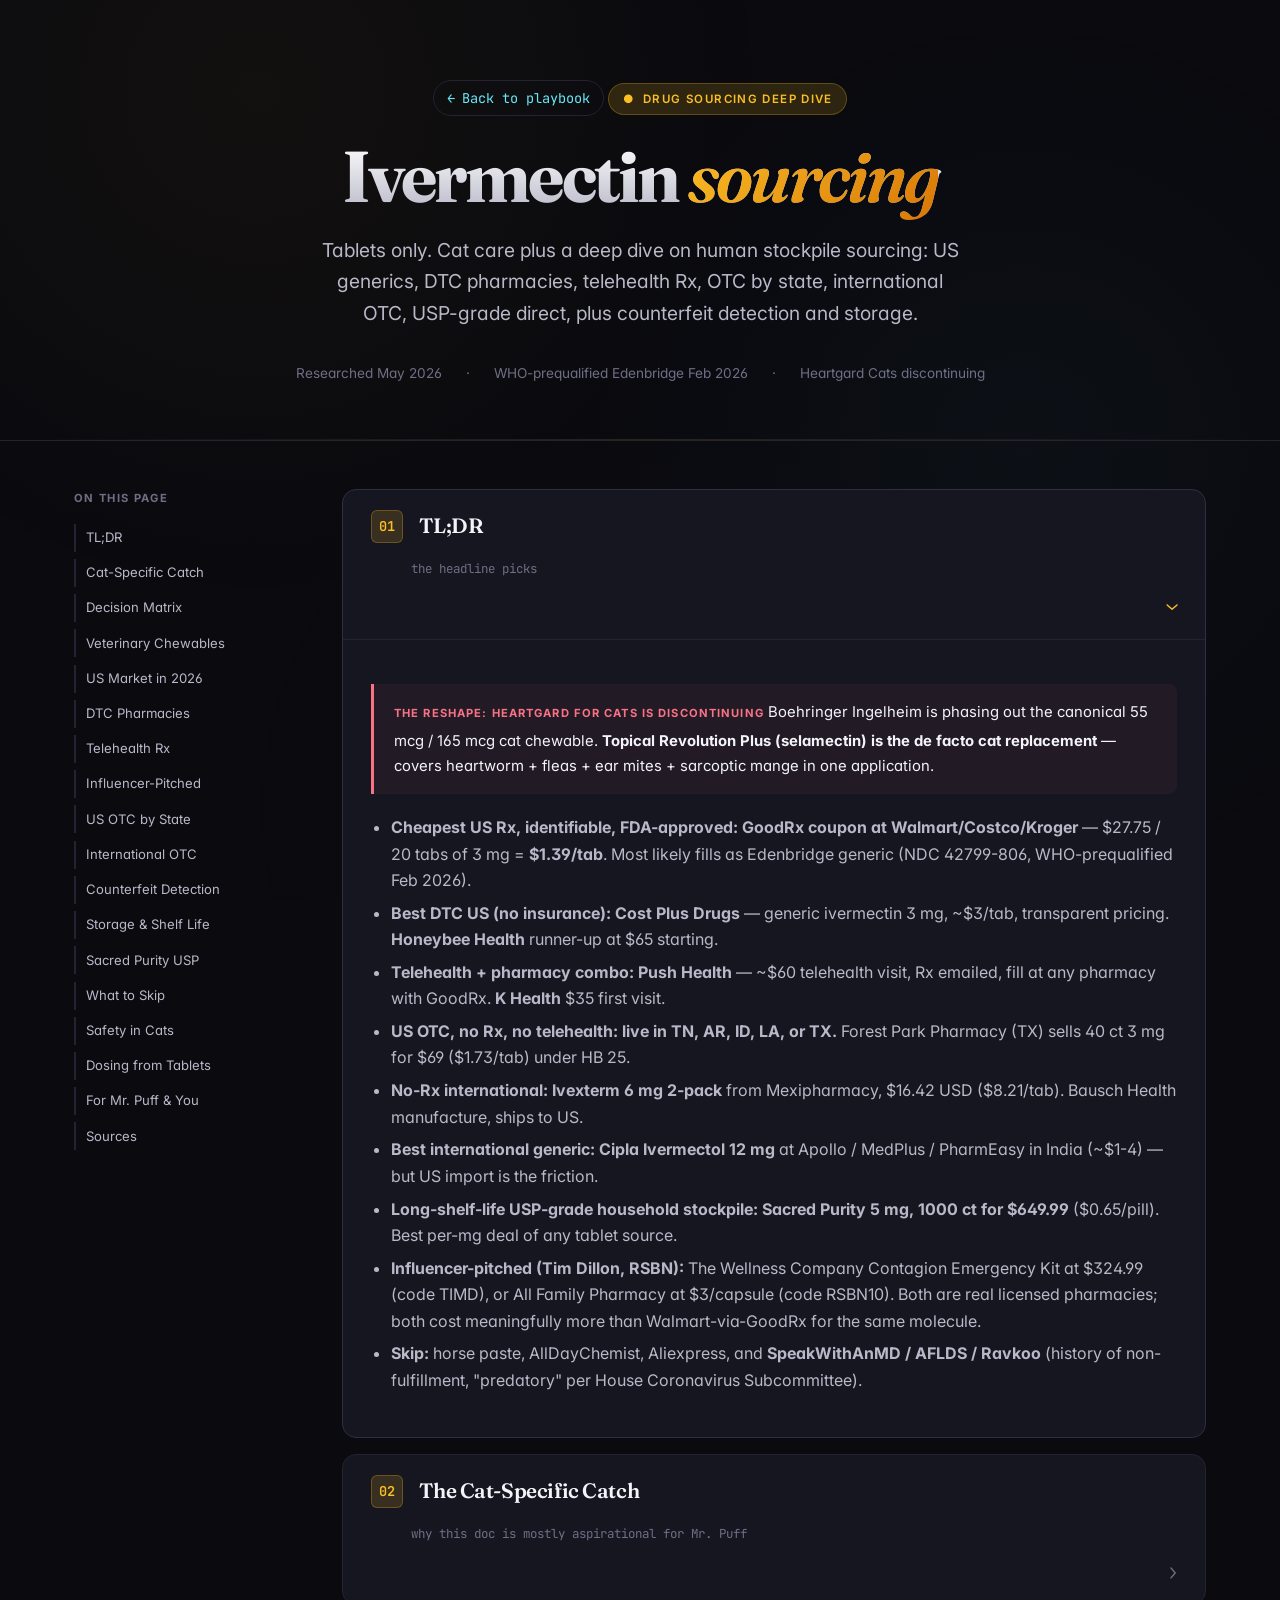
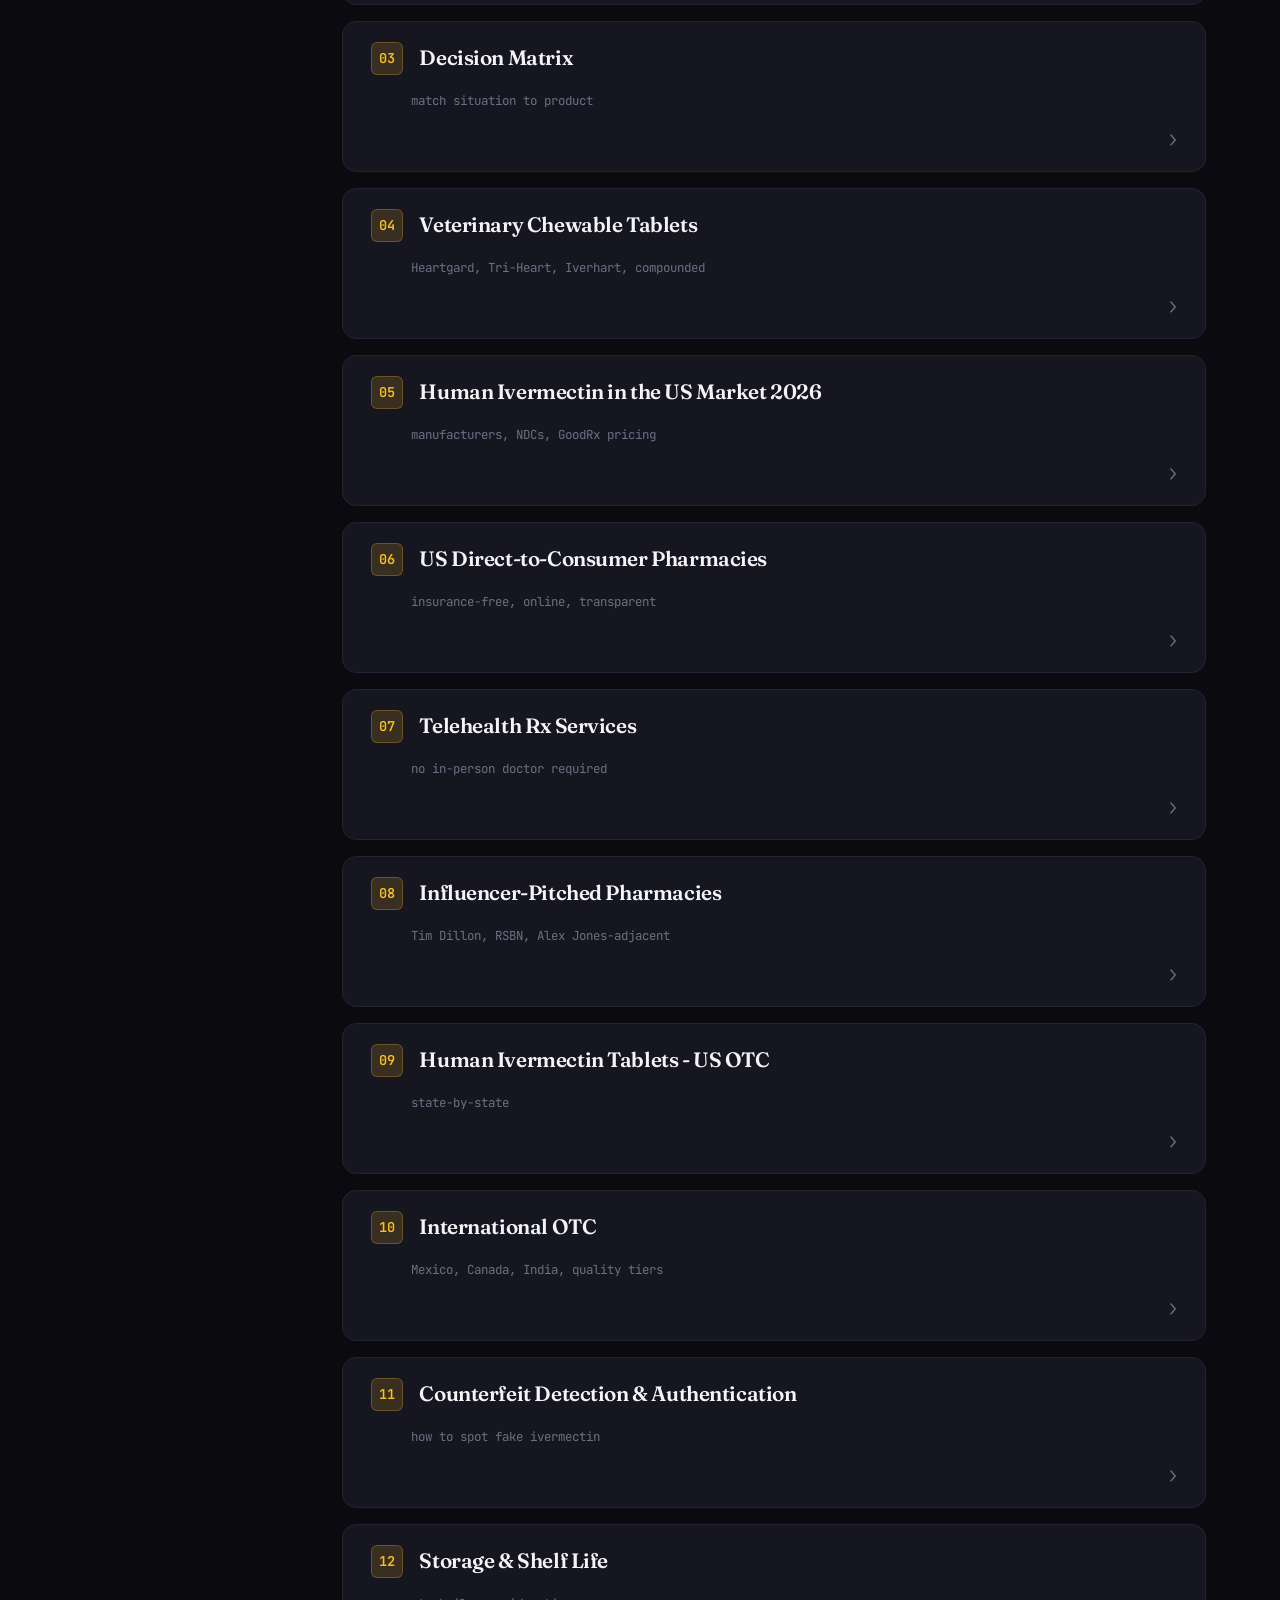
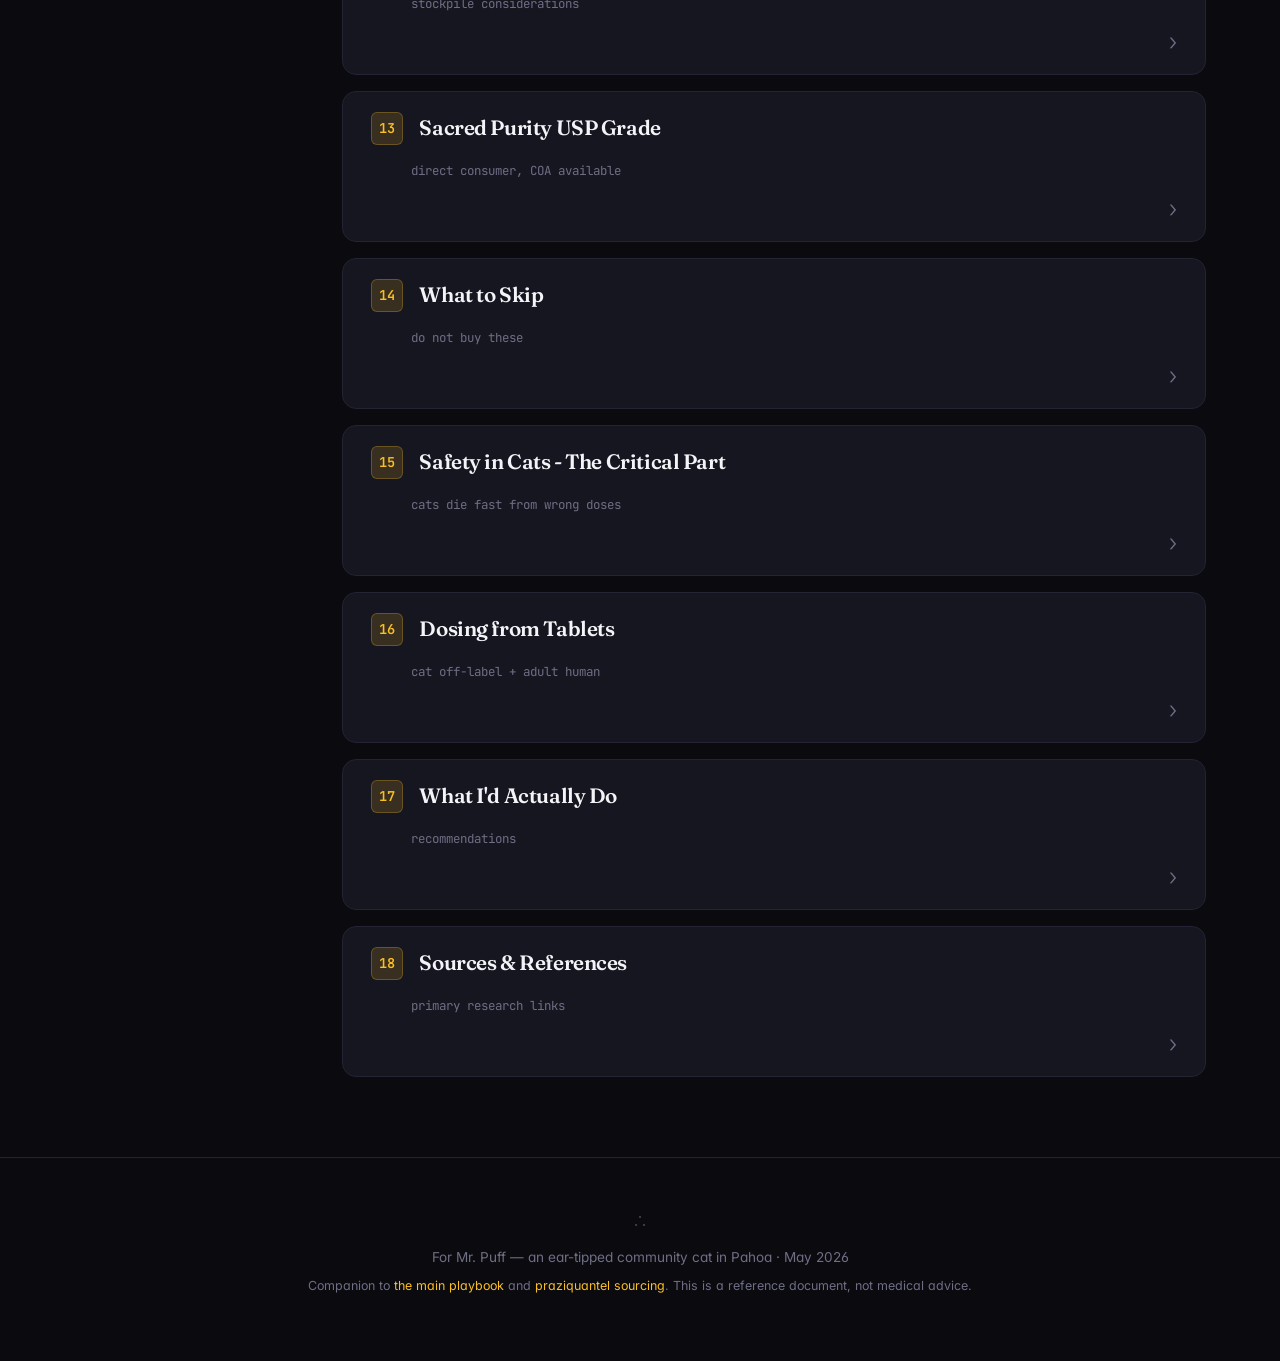
<file: ivermectin-sourcing.html>
<!DOCTYPE html>
<html lang="en">
<head>
<meta charset="UTF-8">
<meta name="viewport" content="width=device-width, initial-scale=1.0">
<title>Ivermectin Sourcing - Mr. Puff Care Plan</title>
<meta name="description" content="Identifiable, not-overpriced sources of ivermectin tablets. Cat care plus a deep dive on human stockpile sourcing: US generics, DTC pharmacies, telehealth, OTC by state, international, USP-grade direct.">
<link rel="stylesheet" href="styles.css">
<style>
  .back-link {
    display: inline-flex;
    align-items: center;
    gap: 0.4rem;
    color: var(--accent-cyan);
    text-decoration: none;
    font-size: 0.85rem;
    font-family: 'JetBrains Mono', monospace;
    margin-bottom: 1.25rem;
    padding: 0.35rem 0.85rem;
    border: 1px solid var(--border-subtle);
    border-radius: 999px;
    transition: all 0.15s ease;
  }
  .back-link:hover {
    color: var(--accent-amber);
    border-color: var(--accent-amber);
    background: var(--accent-amber-glow);
  }
  .back-link::before { content: "←"; }
  .toc.sub-toc { font-size: 0.82rem; }
</style>
</head>
<body>

<header class="hero">
  <a href="index.html" class="back-link">Back to playbook</a>
  <div class="eyebrow">Drug sourcing deep dive</div>
  <h1>Ivermectin <span class="accent">sourcing</span></h1>
  <p class="lede">Tablets only. Cat care plus a deep dive on human stockpile sourcing: US generics, DTC pharmacies, telehealth Rx, OTC by state, international OTC, USP-grade direct, plus counterfeit detection and storage.</p>
  <div class="hero-meta">
    <span>Researched May 2026</span>
    <span>·</span>
    <span>WHO-prequalified Edenbridge Feb 2026</span>
    <span>·</span>
    <span>Heartgard Cats discontinuing</span>
  </div>
</header>

<div class="layout">

  <nav class="toc sub-toc" aria-label="Contents">
    <h4>On This Page</h4>
    <ul>
      <li><a href="#tldr">TL;DR</a></li>
      <li><a href="#cat-catch">Cat-Specific Catch</a></li>
      <li><a href="#decision">Decision Matrix</a></li>
      <li><a href="#vet">Veterinary Chewables</a></li>
      <li><a href="#us-market">US Market in 2026</a></li>
      <li><a href="#dtc">DTC Pharmacies</a></li>
      <li><a href="#telehealth">Telehealth Rx</a></li>
      <li><a href="#influencer">Influencer-Pitched</a></li>
      <li><a href="#otc">US OTC by State</a></li>
      <li><a href="#international">International OTC</a></li>
      <li><a href="#counterfeit">Counterfeit Detection</a></li>
      <li><a href="#storage">Storage &amp; Shelf Life</a></li>
      <li><a href="#sacred-purity">Sacred Purity USP</a></li>
      <li><a href="#skip">What to Skip</a></li>
      <li><a href="#safety">Safety in Cats</a></li>
      <li><a href="#dosing">Dosing from Tablets</a></li>
      <li><a href="#mr-puff-rec">For Mr. Puff &amp; You</a></li>
      <li><a href="#sources">Sources</a></li>
    </ul>
  </nav>

  <main class="content">

    <!-- TL;DR -->
    <details class="section" id="tldr" open>
      <summary>
        <span class="num">01</span>
        <h2>TL;DR</h2>
        <span class="section-sub">the headline picks</span>
        <span class="chevron">›</span>
      </summary>
      <div class="section-body">
      <div class="callout warn">
        <span class="callout-label">The reshape: Heartgard for Cats is discontinuing</span>
        Boehringer Ingelheim is phasing out the canonical 55 mcg / 165 mcg cat chewable. <strong>Topical Revolution Plus (selamectin) is the de facto cat replacement</strong> — covers heartworm + fleas + ear mites + sarcoptic mange in one application.
      </div>
      <ul>
        <li><strong>Cheapest US Rx, identifiable, FDA-approved: GoodRx coupon at Walmart/Costco/Kroger</strong> — $27.75 / 20 tabs of 3 mg = <strong>$1.39/tab</strong>. Most likely fills as Edenbridge generic (NDC 42799-806, WHO-prequalified Feb 2026).</li>
        <li><strong>Best DTC US (no insurance): Cost Plus Drugs</strong> — generic ivermectin 3 mg, ~$3/tab, transparent pricing. <strong>Honeybee Health</strong> runner-up at $65 starting.</li>
        <li><strong>Telehealth + pharmacy combo: Push Health</strong> — ~$60 telehealth visit, Rx emailed, fill at any pharmacy with GoodRx. <strong>K Health</strong> $35 first visit.</li>
        <li><strong>US OTC, no Rx, no telehealth: live in TN, AR, ID, LA, or TX.</strong> Forest Park Pharmacy (TX) sells 40 ct 3 mg for $69 ($1.73/tab) under HB 25.</li>
        <li><strong>No-Rx international: Ivexterm 6 mg 2-pack</strong> from Mexipharmacy, $16.42 USD ($8.21/tab). Bausch Health manufacture, ships to US.</li>
        <li><strong>Best international generic: Cipla Ivermectol 12 mg</strong> at Apollo / MedPlus / PharmEasy in India (~$1-4) — but US import is the friction.</li>
        <li><strong>Long-shelf-life USP-grade household stockpile: Sacred Purity 5 mg, 1000 ct for $649.99</strong> ($0.65/pill). Best per-mg deal of any tablet source.</li>
        <li><strong>Influencer-pitched (Tim Dillon, RSBN):</strong> The Wellness Company Contagion Emergency Kit at $324.99 (code TIMD), or All Family Pharmacy at $3/capsule (code RSBN10). Both are real licensed pharmacies; both cost meaningfully more than Walmart-via-GoodRx for the same molecule.</li>
        <li><strong>Skip:</strong> horse paste, AllDayChemist, Aliexpress, and <strong>SpeakWithAnMD / AFLDS / Ravkoo</strong> (history of non-fulfillment, "predatory" per House Coronavirus Subcommittee).</li>
      </ul>
      </div>
    </details>

    <!-- CAT-SPECIFIC CATCH -->
    <details class="section" id="cat-catch">
      <summary>
        <span class="num">02</span>
        <h2>The Cat-Specific Catch</h2>
        <span class="section-sub">why this doc is mostly aspirational for Mr. Puff</span>
        <span class="chevron">›</span>
      </summary>
      <div class="section-body">
      <ul>
        <li><strong>Cats almost never need oral ivermectin tablets.</strong> Heartworm prevention: better covered by topical Revolution Plus. Ear mite treatment: Acarexx ear drops are FDA-approved and gentler than oral. Sarcoptic / notoedric mange: rare in indoor cats, treated topically.</li>
        <li><strong>Off-label oral ivermectin in cats</strong> is a thing, but higher-friction than the topicals. Dose 200-400 mcg/kg PO once, repeat in 14 days. Cats overdose easily.</li>
        <li><strong>For Mr. Puff specifically, this doc is mostly aspirational.</strong> She'd be better served by Revolution Plus monthly. Oral tablet ivermectin would only enter the picture if she developed a mange that you couldn't get a vet appointment for.</li>
        <li><strong>The other use case is human stockpile</strong>, which is what most of this doc covers. Travelers, parasitic prophylaxis, scabies treatment, "just in case" supply.</li>
      </ul>
      </div>
    </details>

    <!-- DECISION MATRIX -->
    <details class="section" id="decision">
      <summary>
        <span class="num">03</span>
        <h2>Decision Matrix</h2>
        <span class="section-sub">match situation to product</span>
        <span class="chevron">›</span>
      </summary>
      <div class="section-body">
      <div class="table-wrap">
        <table>
          <thead>
            <tr><th>Situation</th><th>Buy</th><th>$/dose</th></tr>
          </thead>
          <tbody>
            <tr><td>Cat needs heartworm prevention</td><td>Revolution Plus topical (Rx, vet)</td><td>~$15-20/month</td></tr>
            <tr><td>Cat with ear mites</td><td>Acarexx 0.5 mL otic (Rx)</td><td>~$30 (both ears)</td></tr>
            <tr><td>Cat with mange, no vet appointment</td><td>Compounded ivermectin oral suspension (Chewy Rx)</td><td>~$30-50/bottle</td></tr>
            <tr><td>Dog heartworm prevention</td><td>Tri-Heart Plus 6-pack (Rx, generic Heartgard)</td><td>~$4.83/month</td></tr>
            <tr><td>Personal stockpile, US Rx, fastest</td><td>GoodRx coupon at Walmart/Costco/Kroger</td><td>$1.39/tab</td></tr>
            <tr><td>Personal stockpile, US Rx, no insurance hassle</td><td>Cost Plus Drugs (online, Rx)</td><td>~$3.04/tab</td></tr>
            <tr><td>Stockpile, no doctor, telehealth + pharmacy</td><td>Push Health $60 + GoodRx fill</td><td>~$1.39/tab + $60 once</td></tr>
            <tr><td>Stockpile, US OTC, no Rx</td><td>Forest Park Pharmacy TX (or live in TN/AR/ID/LA)</td><td>$1.73/tab</td></tr>
            <tr><td>Stockpile, no Rx, OK with import</td><td>Ivexterm 6 mg from Mexipharmacy</td><td>$8.21/tab</td></tr>
            <tr><td>Long-term USP-grade stockpile</td><td>Sacred Purity 5 mg, 1000 ct</td><td>$0.65/tab</td></tr>
            <tr><td>Brand-name purist</td><td>Stromectol via Canadian Pharmacy King</td><td>~$19/tab</td></tr>
          </tbody>
        </table>
      </div>
      </div>
    </details>

    <!-- VETERINARY CHEWABLES -->
    <details class="section" id="vet">
      <summary>
        <span class="num">04</span>
        <h2>Veterinary Chewable Tablets</h2>
        <span class="section-sub">Heartgard, Tri-Heart, Iverhart, compounded</span>
        <span class="chevron">›</span>
      </summary>
      <div class="section-body">

      <h3>Heartgard for Cats (discontinuing)</h3>
      <ul>
        <li><strong>Active:</strong> 55 mcg ivermectin per chewable (≤5 lb cats) or 165 mcg (5-15 lb cats).</li>
        <li><strong>Status:</strong> Being discontinued by Boehringer Ingelheim. VetRxDirect, 1800PetMeds, and most retailers have removed it. Chewy still has some stock as of May 2026 but no new shipments expected.</li>
        <li><strong>What to do instead:</strong> Revolution Plus (selamectin + sarolaner) topical. ~$15-20/month, covers heartworm + fleas + ear mites + some intestinal worms.</li>
      </ul>

      <h3>Tri-Heart Plus / Iverhart Plus / Heartgard Plus (dogs)</h3>
      <p>The live, in-stock generics of Heartgard Plus for dogs. Same active (ivermectin + pyrantel) at dog-specific concentrations. <strong>Not labeled for cats.</strong></p>
      <div class="table-wrap">
        <table>
          <thead>
            <tr><th>Product</th><th>Active per chew</th><th>6-pack (small dog)</th><th>$/month</th></tr>
          </thead>
          <tbody>
            <tr><td>Heartgard Plus (Boehringer)</td><td>68 mcg ivermectin + 57 mg pyrantel</td><td>~$72-90</td><td>~$12-15</td></tr>
            <tr><td>Iverhart Plus (Virbac)</td><td>same</td><td>~$30-40</td><td>~$5-7</td></tr>
            <tr><td>Tri-Heart Plus (Merck)</td><td>same</td><td>$28.99</td><td>$4.83</td></tr>
          </tbody>
        </table>
      </div>
      <div class="callout warn">
        <span class="callout-label">Don't put dog Heartgard on a cat</span>
        The 68 mcg ivermectin per chewable is ~4x what a small cat would get from Heartgard Cats (55 mcg). Use Heartgard Cats stock while it lasts, or compound, or switch to Revolution Plus topical.
      </div>
      <div class="resource-grid">
        <a href="https://www.petcarerx.com/article/using-tri-heart-plus-vs-heartgard-for-dogs/1341" target="_blank" rel="noopener" class="resource-card">
          <div class="rc-label">Cheapest generic</div>
          <div class="rc-name">Tri-Heart Plus (Merck)</div>
          <div class="rc-meta">$4.83/month · Rx</div>
        </a>
        <a href="https://www.chewy.com/iverhart-plus-chewable-tablet-dogs-1/dp/173300" target="_blank" rel="noopener" class="resource-card">
          <div class="rc-label">Mid-tier</div>
          <div class="rc-name">Iverhart Plus (Virbac)</div>
          <div class="rc-meta">~$5-7/month · Rx</div>
        </a>
        <a href="https://heartgard.com/offers" target="_blank" rel="noopener" class="resource-card">
          <div class="rc-label">Brand</div>
          <div class="rc-name">Heartgard Plus</div>
          <div class="rc-meta">~$12-15/month · Rx</div>
        </a>
        <a href="https://www.chewy.com/ivermectin-compounded-oral-liquid/dp/866910" target="_blank" rel="noopener" class="resource-card">
          <div class="rc-label">Compounded for cats</div>
          <div class="rc-name">Chewy Rx Ivermectin Chicken Oil</div>
          <div class="rc-meta">1 mg/mL · 60 mL · Rx</div>
        </a>
      </div>
      </div>
    </details>

    <!-- US MARKET 2026 -->
    <details class="section" id="us-market">
      <summary>
        <span class="num">05</span>
        <h2>Human Ivermectin in the US Market 2026</h2>
        <span class="section-sub">manufacturers, NDCs, GoodRx pricing</span>
        <span class="chevron">›</span>
      </summary>
      <div class="section-body">
      <p>Three big things changed since the COVID-era ivermectin chaos:</p>
      <ol>
        <li><strong>Generic competition expanded.</strong> As of late 2024, Dr. Reddy's + Senores Pharmaceuticals launched Ivermectin Tablets USP 3 mg in the US (the second generic). Edenbridge had been the only one for years. Padagis and Teva also have FDA-approved ivermectin in the US market.</li>
        <li><strong>WHO prequalification.</strong> Edenbridge ivermectin 3 mg was WHO-prequalified in February 2026. The same drug that Mectizan-program donations use is now what your local pharmacy stocks.</li>
        <li><strong>OTC laws.</strong> Five states (TN, AR, ID, LA, TX) passed laws between 2022-2025 letting pharmacies dispense ivermectin without a prescription.</li>
      </ol>

      <h3>Manufacturers and NDCs</h3>
      <p>When a US pharmacy fills your generic ivermectin Rx, it'll be one of these. All FDA-approved, all bioequivalent to Stromectol:</p>
      <div class="table-wrap">
        <table>
          <thead>
            <tr><th>Manufacturer</th><th>NDC</th><th>Pack</th><th>Notes</th></tr>
          </thead>
          <tbody>
            <tr><td>Edenbridge / Dexcel Pharma USA (rebranded Oct 2024)</td><td>42799-806-01</td><td>20 tabs (2 blister packs of 10)</td><td>Original generic, <strong>WHO-prequalified Feb 2026</strong></td></tr>
            <tr><td>Dr. Reddy's + Senores Pharmaceuticals</td><td>varies</td><td>varies</td><td>Launched Nov 2024, US-marketed by Dr. Reddy's</td></tr>
            <tr><td>Padagis Israel Pharmaceuticals</td><td>varies</td><td>varies</td><td>FDA-approved</td></tr>
            <tr><td>Teva Pharmaceuticals USA</td><td>varies</td><td>varies</td><td>FDA-approved</td></tr>
            <tr><td>Zydus Lifesciences</td><td>varies</td><td>varies</td><td>FDA-approved</td></tr>
            <tr><td>Merck (brand: Stromectol)</td><td>varies</td><td>varies</td><td>Original brand, 4-5x generic price</td></tr>
          </tbody>
        </table>
      </div>
      <div class="callout info">
        <span class="callout-label">NDC traceability</span>
        The NDC is the lookup key. To verify your pills are genuine, look up the NDC printed on the bottle on FDA.gov or DailyMed and confirm imprint, color, and shape match.
      </div>

      <h3>GoodRx coupon at chain pharmacies (the cheapest US route)</h3>
      <ul>
        <li><strong>Generic ivermectin 3 mg, 20-tab pack: $27.75 with GoodRx coupon</strong> at Walmart, Costco, Kroger.</li>
        <li><strong>SingleCare alternative:</strong> $36-48 for the same 20 tabs.</li>
        <li><strong>Average retail without coupon:</strong> ~$115.93 (so save 76% by always using a coupon).</li>
      </ul>
      <div class="callout success">
        <span class="callout-label">Cheapest legitimate US source</span>
        FDA-approved generic, made in cGMP facilities, NDC traceable. Walk in with the coupon, pay cash, no insurance involvement.
      </div>

      <h3>Stromectol brand (skip)</h3>
      <ul>
        <li><strong>Manufacturer:</strong> Merck.</li>
        <li><strong>Price:</strong> $77.37 to $157.82 / 20 tabs at retail = $3.87-$7.89/tab (vs $1.39/tab generic).</li>
        <li>4-5x the generic price for the same molecule. Only useful if your insurance covers the brand but not the generic (rare).</li>
      </ul>
      <div class="resource-grid">
        <a href="https://www.goodrx.com/ivermectin" target="_blank" rel="noopener" class="resource-card">
          <div class="rc-label">GoodRx coupon</div>
          <div class="rc-name">Generic ivermectin 3 mg</div>
          <div class="rc-meta">$1.39/tab · 20-tab pack</div>
        </a>
        <a href="https://fda.report/NDC/42799-806" target="_blank" rel="noopener" class="resource-card">
          <div class="rc-label">FDA NDC lookup</div>
          <div class="rc-name">Edenbridge NDC 42799-806</div>
          <div class="rc-meta">WHO-prequalified Feb 2026</div>
        </a>
        <a href="https://extranet.who.int/prequal/news/first-ivermectin-prequalified" target="_blank" rel="noopener" class="resource-card">
          <div class="rc-label">WHO prequalification</div>
          <div class="rc-name">First ivermectin prequalified</div>
          <div class="rc-meta">Feb 10, 2026</div>
        </a>
        <a href="https://www.businesswire.com/news/home/20241126395966/en/Dr.-Reddys-Laboratories-and-Senores-Pharmaceuticals-Inc.-Announce-the-Launch-of-Ivermectin-Tablets-USP-3-mg-in-US-Market" target="_blank" rel="noopener" class="resource-card">
          <div class="rc-label">Dr Reddy's launch</div>
          <div class="rc-name">Senores Pharmaceuticals + Dr Reddy's</div>
          <div class="rc-meta">Nov 2024 · 2nd US generic</div>
        </a>
        <a href="https://dailymed.nlm.nih.gov/dailymed/drugInfo.cfm?setid=847a1dd7-d65b-4a0e-a67d-d90392059dac" target="_blank" rel="noopener" class="resource-card">
          <div class="rc-label">DailyMed label</div>
          <div class="rc-name">Edenbridge Ivermectin USP</div>
          <div class="rc-meta">Full prescribing info</div>
        </a>
        <a href="https://www.drugs.com/imprints.php?drugname=ivermectin" target="_blank" rel="noopener" class="resource-card">
          <div class="rc-label">Pill identifier</div>
          <div class="rc-name">Drugs.com pill imprints</div>
          <div class="rc-meta">Visual verification</div>
        </a>
      </div>
      </div>
    </details>

    <!-- DTC PHARMACIES -->
    <details class="section" id="dtc">
      <summary>
        <span class="num">06</span>
        <h2>US Direct-to-Consumer Pharmacies</h2>
        <span class="section-sub">insurance-free, online, transparent</span>
        <span class="chevron">›</span>
      </summary>
      <div class="section-body">
      <p>If you don't want to deal with insurance copays or coupon-shopping at a chain pharmacy:</p>

      <h3>Cost Plus Drugs (Mark Cuban Cost Plus Drug Company)</h3>
      <ul>
        <li><strong>Product:</strong> Generic ivermectin 3 mg.</li>
        <li><strong>Pricing model:</strong> "Cost plus": manufacturer cost + 15% markup + $5 pharmacist dispensing fee + $5 shipping.</li>
        <li><strong>Last verified price (Dec 2023):</strong> $91.40 / 30 tabs = <strong>$3.04/tab</strong>. Current 2026 price not directly readable due to anti-bot blocking; check costplusdrugs.com directly. Likely still in the $2-3/tab range.</li>
        <li><strong>Process:</strong> Doctor sends Rx to Cost Plus Drugs; you pay online; ships in 5-7 days.</li>
        <li><strong>Why it's worth knowing:</strong> transparent pricing, no insurance maze, no coupon-shopping. Worse per-tab than GoodRx-at-Walmart but better than full-retail at any pharmacy.</li>
      </ul>

      <h3>Honeybee Health</h3>
      <ul>
        <li><strong>Product:</strong> Generic ivermectin / Stromectol.</li>
        <li><strong>Price:</strong> Starts at <strong>$65</strong> (pack size depends on Rx), free shipping.</li>
        <li><strong>Process:</strong> Licensed CA-based online pharmacy. Provider sends Rx directly to Honeybee; you pay cash; they ship.</li>
        <li><strong>Customer reviews:</strong> mostly positive (Trustpilot 4+ from 4,000+ reviews); transparent pricing.</li>
      </ul>

      <h3>Other DTC options</h3>
      <ul>
        <li><strong>Express Scripts</strong> (mail-order, requires insurance).</li>
        <li><strong>OptumRx</strong> (similar). Useful with insurance for bulk fills, less so for cash-pay.</li>
        <li><strong>CVS Caremark Mail Pharmacy</strong> for CVS-insured customers.</li>
      </ul>

      <div class="resource-grid">
        <a href="https://www.costplusdrugs.com/medications/ivermectin-3mg-tablet-stromectol/" target="_blank" rel="noopener" class="resource-card">
          <div class="rc-label">Mark Cuban DTC</div>
          <div class="rc-name">Cost Plus Drugs Ivermectin 3 mg</div>
          <div class="rc-meta">~$3/tab · transparent</div>
        </a>
        <a href="https://honeybeehealth.com/drugs/details/stromectol" target="_blank" rel="noopener" class="resource-card">
          <div class="rc-label">DTC pharmacy</div>
          <div class="rc-name">Honeybee Health Stromectol</div>
          <div class="rc-meta">$65 starting · free ship</div>
        </a>
        <a href="https://honeybeehealth.com/" target="_blank" rel="noopener" class="resource-card">
          <div class="rc-label">DTC pharmacy</div>
          <div class="rc-name">Honeybee Health (main)</div>
          <div class="rc-meta">CA licensed</div>
        </a>
      </div>
      </div>
    </details>

    <!-- TELEHEALTH -->
    <details class="section" id="telehealth">
      <summary>
        <span class="num">07</span>
        <h2>Telehealth Rx Services</h2>
        <span class="section-sub">no in-person doctor required</span>
        <span class="chevron">›</span>
      </summary>
      <div class="section-body">
      <p>If you don't have a primary-care doctor or don't want to make an appointment, these write the Rx and send it to your chosen pharmacy:</p>
      <div class="table-wrap">
        <table>
          <thead>
            <tr><th>Service</th><th>Visit cost</th><th>Process</th><th>Notes</th></tr>
          </thead>
          <tbody>
            <tr><td>Push Health</td><td>~$60</td><td>Asynchronous app-based, Rx via app to your pharmacy</td><td>Reviews mixed (1.4★ on PissedConsumer); functional for parasitic Rxs</td></tr>
            <tr><td>Hims</td><td>varies</td><td>Synchronous video + async, primary care</td><td>Generally cleaner UX</td></tr>
            <tr><td>K Health</td><td>$35 first visit</td><td>Asynchronous, AI-assisted intake</td><td>Specifically lists ivermectin under scabies indications</td></tr>
            <tr><td>Felix Health (Canada)</td><td>$20-50 CAD</td><td>Asynchronous, mostly Canadian patients</td><td>Uses Canadian-pharmacy fulfillment</td></tr>
          </tbody>
        </table>
      </div>
      <div class="callout success">
        <span class="callout-label">The cleanest one-shot path</span>
        Pay $35-60 once for a telehealth visit, get the Rx, fill at the cheapest pharmacy via GoodRx coupon. Total: ~$60 visit + $27.75 fill = <strong>~$87 for 20 tabs from scratch with no doctor relationship</strong>. Repeat fills don't need new visits if the Rx has refills.
      </div>
      <div class="resource-grid">
        <a href="https://www.pushhealth.com/drugs/ivermectin" target="_blank" rel="noopener" class="resource-card">
          <div class="rc-label">Telehealth Rx</div>
          <div class="rc-name">Push Health Ivermectin</div>
          <div class="rc-meta">~$60 · async</div>
        </a>
        <a href="https://www.pushhealth.com/services" target="_blank" rel="noopener" class="resource-card">
          <div class="rc-label">Telehealth platform</div>
          <div class="rc-name">Push Health Services</div>
          <div class="rc-meta">Concierge medical</div>
        </a>
      </div>
      </div>
    </details>

    <!-- INFLUENCER-PITCHED -->
    <details class="section" id="influencer">
      <summary>
        <span class="num">08</span>
        <h2>Influencer-Pitched Pharmacies</h2>
        <span class="section-sub">Tim Dillon, RSBN, Alex Jones-adjacent</span>
        <span class="chevron">›</span>
      </summary>
      <div class="section-body">
      <p>A separate market segment exists: telehealth + pharmacy bundles marketed via right-wing podcasts and influencer codes. Tim Dillon, Tucker Carlson-adjacent figures, RSBN, Charlie Kirk, Kari Lake, Laura Loomer, and Naomi Wolf all do ad reads or sponsored pitches for these. Worth knowing what they actually sell, what's legitimate, and what to avoid.</p>

      <h3>The Wellness Company (twc.health)</h3>
      <p>Flagship of the segment. Florida-based, founded June 2022. Operates its own licensed compounding pharmacy and telehealth.</p>
      <ul>
        <li><strong>Pitched by:</strong> Tim Dillon (twc.health/timd, code <strong>TIMD</strong> for ~$30 off + free shipping), Kari Lake, Laura Loomer, Naomi Wolf, plus a long tail of MAGA-adjacent podcasters. Influencer codes typically run 10-15% off.</li>
        <li><strong>Chief Scientific Officer:</strong> <strong>Dr. Peter McCullough</strong>. The American Board of Internal Medicine <strong>revoked both his board certifications in January 2025</strong> for promoting medical misinformation. The most relevant data point about TWC's clinical authority.</li>
        <li><strong>Product mix:</strong>
          <ul>
            <li><strong>Contagion Emergency Kit: $324.99</strong> — bundles ivermectin + hydroxychloroquine + azithromycin (Z-pak) + oseltamivir (Tamiflu) + budesonide + nebulizer. Members save 15%. Telehealth intake required.</li>
            <li><strong>Medical Emergency Kit: $299.99</strong> — broader preparedness kit.</li>
            <li><strong>Ivermectin + Mebendazole: $349.99</strong> — bestselling combo, marketed for "parasite cleanse" and "cancer-adjacent" research positioning.</li>
            <li><strong>Standalone Ivermectin Rx Collection</strong> — separate ivermectin-only products at varying strengths.</li>
          </ul>
        </li>
        <li><strong>Process:</strong> order online → 2-minute medical intake form after checkout → licensed provider reviews and (usually) prescribes → fulfilled by TWC's pharmacy.</li>
      </ul>
      <div class="callout info">
        <span class="callout-label">Honest take on TWC</span>
        The pharmacy itself is licensed and the drug is real. The pricing is <strong>substantially higher than mainstream</strong> — the $324.99 Contagion Kit covers maybe $30-40 worth of generic drugs at GoodRx-at-Walmart prices. You're paying for the bundling, the political alignment, and the McCullough imprimatur. The kits ship; they're not vaporware.
      </div>

      <h3>All Family Pharmacy (allfamilypharmacy.com)</h3>
      <p>Family-owned licensed US pharmacy in Boca Raton, Florida, 5+ years in business. <strong>Cleanest of the influencer-pitched segment from a legitimacy standpoint.</strong></p>
      <ul>
        <li><strong>Pitched by:</strong> RSBN (Right Side Broadcasting Network) with code <strong>RSBN10</strong> for 10% off. Also affiliated with various RSBN-adjacent influencers.</li>
        <li><strong>Product:</strong> ivermectin starting at <strong>$3 per capsule</strong> (some pages list $2). Standalone, not a bundled kit.</li>
        <li><strong>Process:</strong> secure online medical intake form → licensed practitioner telehealth evaluation → prescription if approved → in-house fulfillment.</li>
        <li><strong>Reviews:</strong> mostly positive on Trustpilot. Customers cite easy process, fast shipping, best prices, sales.</li>
      </ul>
      <div class="callout success">
        <span class="callout-label">If you want politically-aligned without McCullough</span>
        Legitimate licensed US pharmacy with telehealth-bundled fulfillment. $3/capsule is more than GoodRx-at-Walmart ($1.39/tab) but cheaper than TWC's bundles. Cleanest pick of the influencer-pitched segment.
      </div>

      <h3>SpeakWithAnMD / America's Frontline Doctors / Ravkoo Pharmacy</h3>
      <p>The COVID-era bundled service. <strong>Avoid.</strong></p>
      <ul>
        <li><strong>Pitched by:</strong> historically promoted via anti-vaccine and anti-mask Facebook/Reddit groups, AFLDS-affiliated influencers. Stella Immanuel was the highest US ivermectin prescriber via this route.</li>
        <li><strong>Cost:</strong> $90 phone consultation with an AFLDS-trained physician.</li>
        <li><strong>Fulfillment:</strong> Ravkoo Pharmacy (Florida-based pharmacy chain), formerly the AFLDS partner.</li>
      </ul>
      <div class="callout warn">
        <span class="callout-label">Big red flags</span>
        <ul>
          <li>Documented pattern of <strong>non-fulfillment</strong>. Customers report paying $90 and never receiving the prescription.</li>
          <li>The <strong>House Coronavirus Subcommittee called AFLDS, Ravkoo, and SpeakWithAnMD "predatory actors"</strong> in 2021.</li>
          <li><strong>Hacked data</strong> in 2021 exposed $8.5 million in dubious COVID-treatment sales in 10 months: $4.7M ivermectin, $2.4M azithromycin, $1.2M HCQ.</li>
          <li>Ravkoo claimed it had ended the AFLDS affiliation Sept 2, 2021, but the leaked data showed 268 AFLDS prescriptions still flowing through Ravkoo through Sept 11.</li>
          <li>"Excessive prices" cited in customer complaints.</li>
        </ul>
      </div>

      <h3>Alex Jones / Infowars</h3>
      <ul>
        <li><strong>Infowars Store</strong> (infowarsstore.com) sells supplements (zinc, colloidal silver, "DNA Force Plus") but <strong>does not directly sell ivermectin</strong> — it's a regulated drug and Infowars doesn't operate a licensed pharmacy.</li>
        <li>The <strong>NY Attorney General forced Infowars to stop selling fake COVID treatments</strong> in March 2020.</li>
        <li>Alex Jones famously gobbled ivermectin tablets on-air in September 2021 during a defense-of-Joe-Rogan rant. The tablets came from his personal stash, not an Infowars product.</li>
        <li><strong>No documented Infowars partnership with a specific ivermectin pharmacy.</strong> Infowars listeners who want ivermectin typically use TWC, All Family Pharmacy, or one of the other right-wing-adjacent options independently.</li>
      </ul>

      <h3>Side-by-side comparison</h3>
      <div class="table-wrap">
        <table>
          <thead>
            <tr><th>Source</th><th>Per-tab cost (3 mg basis)</th><th>Legitimacy</th><th>Bundled?</th></tr>
          </thead>
          <tbody>
            <tr><td>Walmart + GoodRx</td><td>$1.39/tab</td><td>FDA-approved, NDC-traceable</td><td>No</td></tr>
            <tr><td>Cost Plus Drugs</td><td>~$3/tab</td><td>FDA-approved, transparent pricing</td><td>No</td></tr>
            <tr><td>All Family Pharmacy</td><td>$3/capsule</td><td>Licensed US pharmacy, mostly positive reviews</td><td>No</td></tr>
            <tr><td>The Wellness Company (standalone)</td><td>varies, premium</td><td>Licensed compound pharmacy, McCullough-led</td><td>Yes available</td></tr>
            <tr><td>TWC Contagion Emergency Kit</td><td>$324.99 bundle (~$30-40 generic equivalent)</td><td>Licensed; premium for bundling + politics</td><td>Yes</td></tr>
            <tr><td>SpeakWithAnMD / Ravkoo</td><td>$90 consult + Rx fee</td><td>History of non-fulfillment, regulatory scrutiny</td><td>No</td></tr>
            <tr><td>Mexipharmacy Ivexterm</td><td>$8.21/tab</td><td>Bausch Health branded, Mexican OTC</td><td>No</td></tr>
            <tr><td>Sacred Purity USP 1000 ct</td><td>$0.65/tab</td><td>USP grade, COA, "not for human consumption" disclaimer</td><td>No</td></tr>
          </tbody>
        </table>
      </div>
      <div class="callout info">
        <span class="callout-label">The takeaway</span>
        If you're already in the influencer-pitched audience and ready to buy from TWC or All Family Pharmacy, you're not wrong that they ship real product — you're paying a premium. For pure pharmacology, GoodRx-at-Walmart is the same molecule at one-tenth the bundled-kit price. The TWC kit makes sense if you specifically want the bundled HCQ + Tamiflu + nebulizer preparedness package; otherwise, the math heavily favors mainstream sources.
      </div>

      <div class="resource-grid">
        <a href="https://www.twc.health/pages/timd" target="_blank" rel="noopener" class="resource-card">
          <div class="rc-label">Tim Dillon code TIMD</div>
          <div class="rc-name">TWC Tim Dillon landing</div>
          <div class="rc-meta">$30 off + free ship · 6mo</div>
        </a>
        <a href="https://www.twc.health/products/contagion-emergency-kit" target="_blank" rel="noopener" class="resource-card">
          <div class="rc-label">TWC bundled kit</div>
          <div class="rc-name">Contagion Emergency Kit</div>
          <div class="rc-meta">$324.99 · Rx via intake</div>
        </a>
        <a href="https://www.twc.health/collections/ivermectin-collection" target="_blank" rel="noopener" class="resource-card">
          <div class="rc-label">TWC standalone</div>
          <div class="rc-name">Ivermectin Collection</div>
          <div class="rc-meta">Rx required</div>
        </a>
        <a href="https://www.twc.health/pages/dr-peter-mccullough" target="_blank" rel="noopener" class="resource-card">
          <div class="rc-label">TWC CSO</div>
          <div class="rc-name">Dr. Peter McCullough</div>
          <div class="rc-meta">ABIM revoked certs Jan 2025</div>
        </a>
        <a href="https://allfamilypharmacy.com/ivermectin/" target="_blank" rel="noopener" class="resource-card">
          <div class="rc-label">RSBN code RSBN10</div>
          <div class="rc-name">All Family Pharmacy</div>
          <div class="rc-meta">$3/capsule · Boca Raton FL</div>
        </a>
        <a href="https://allfamilypharmacy.com/rsbn/" target="_blank" rel="noopener" class="resource-card">
          <div class="rc-label">RSBN partnership</div>
          <div class="rc-name">All Family RSBN landing</div>
          <div class="rc-meta">10% off · ivermectin</div>
        </a>
        <a href="https://www.thedailybeast.com/the-wellness-company-is-being-spruiked-by-kari-lake-laura-loomer-naomi-wolf-and-others/" target="_blank" rel="noopener" class="resource-card">
          <div class="rc-label">Background</div>
          <div class="rc-name">Daily Beast on TWC promoters</div>
          <div class="rc-meta">Kari Lake, Loomer, Wolf</div>
        </a>
        <a href="https://theintercept.com/2021/09/28/covid-telehealth-hydroxychloroquine-ivermectin-hacked/" target="_blank" rel="noopener" class="resource-card">
          <div class="rc-label">AVOID: SpeakWithAnMD</div>
          <div class="rc-name">Intercept Ravkoo investigation</div>
          <div class="rc-meta">$8.5M dubious sales 2021</div>
        </a>
      </div>
      </div>
    </details>

    <!-- US OTC -->
    <details class="section" id="otc">
      <summary>
        <span class="num">09</span>
        <h2>Human Ivermectin Tablets - US OTC</h2>
        <span class="section-sub">state-by-state</span>
        <span class="chevron">›</span>
      </summary>
      <div class="section-body">
      <p>Five states currently allow pharmacies to dispense ivermectin without a prescription. Mechanisms differ:</p>
      <div class="table-wrap">
        <table>
          <thead>
            <tr><th>State</th><th>Year</th><th>Mechanism</th><th>Notes</th></tr>
          </thead>
          <tbody>
            <tr><td>Tennessee</td><td>2022 (SB 2188)</td><td>Full OTC, no consultation</td><td>First state. Pharmacy stock varies; call ahead.</td></tr>
            <tr><td>Arkansas</td><td>March 2025 (Act 369)</td><td>Full OTC</td><td>Independent pharmacies more reliably stocked than chains</td></tr>
            <tr><td>Idaho</td><td>April 2025 (SB 1211)</td><td>Full OTC</td><td>Same as AR</td></tr>
            <tr><td>Louisiana</td><td>June 2025 (Act 464)</td><td>Pharmacist-dispensed under standing order</td><td>Pharmacist confirms eligibility before dispensing</td></tr>
            <tr><td>Texas</td><td>Aug 2025 (HB 25)</td><td>Full OTC</td><td>Forest Park Pharmacy ships 40 ct 3 mg for $69 within Texas</td></tr>
          </tbody>
        </table>
      </div>
      <div class="callout info">
        <span class="callout-label">Forest Park Pharmacy specifics</span>
        $69 for 40 tablets of 3 mg = <strong>$1.73/tab</strong>. Ships within Texas only or in-store pickup. Not currently shipping to Hawaii. If you want OTC ivermectin without flying to a OTC state, the international route below is more practical.
      </div>
      <p><strong>HEB and Walmart pharmacies in OTC states</strong> can technically dispense without an Rx but stocking is inconsistent. Independent pharmacies are more reliable. Call before driving.</p>
      <div class="resource-grid">
        <a href="https://www.forestparkpharmacy.com/ivermectin" target="_blank" rel="noopener" class="resource-card">
          <div class="rc-label">Texas OTC</div>
          <div class="rc-name">Forest Park Pharmacy</div>
          <div class="rc-meta">$69 / 40 ct · TX only</div>
        </a>
        <a href="https://www.goodrx.com/ivermectin-non-prescription" target="_blank" rel="noopener" class="resource-card">
          <div class="rc-label">GoodRx OTC tracker</div>
          <div class="rc-name">Non-Prescription Ivermectin</div>
          <div class="rc-meta">State availability</div>
        </a>
        <a href="https://www.pharmacytimes.com/view/four-states-pass-laws-allowing-for-otc-ivermectin-more-states-pending-legislation" target="_blank" rel="noopener" class="resource-card">
          <div class="rc-label">Pharmacy Times</div>
          <div class="rc-name">OTC Ivermectin State Laws</div>
          <div class="rc-meta">Legislative tracker</div>
        </a>
        <a href="https://www.texastribune.org/2025/08/27/texas-legislature-ivermectin-otc-prescription/" target="_blank" rel="noopener" class="resource-card">
          <div class="rc-label">Texas HB 25</div>
          <div class="rc-name">Texas Tribune coverage</div>
          <div class="rc-meta">Bill explainer</div>
        </a>
      </div>
      </div>
    </details>

    <!-- INTERNATIONAL -->
    <details class="section" id="international">
      <summary>
        <span class="num">10</span>
        <h2>International OTC</h2>
        <span class="section-sub">Mexico, Canada, India, quality tiers</span>
        <span class="chevron">›</span>
      </summary>
      <div class="section-body">

      <h3>Ivexterm (Mexico) - simplest no-Rx import</h3>
      <ul>
        <li><strong>Manufacturer:</strong> Bausch Health / Valeant. Made in Mexico. Legitimate, branded.</li>
        <li><strong>Strength:</strong> 6 mg per tablet. Pack sizes: 2 tabs (smallest), larger packs available.</li>
        <li><strong>Source:</strong> Mexipharmacy.mx — $16.42 USD / 2-tab box (<strong>$8.21/tab</strong>).</li>
        <li><strong>OTC in Mexico</strong> (most "venta libre" pharmacies stock it). Walk into any Mexican farmacia.</li>
        <li><strong>Shipping to US:</strong> USPS or SEPOMEX, 7-14 days. Personal-import quantities (1-3 boxes) generally pass customs.</li>
      </ul>

      <h3>Canadian pharmacies (PharmacyChecker-verified)</h3>
      <div class="table-wrap">
        <table>
          <thead>
            <tr><th>Pharmacy</th><th>Product</th><th>Price</th><th>Per tab</th></tr>
          </thead>
          <tbody>
            <tr><td>Canadian Pharmacy King</td><td>Brand Stromectol (Merck, Canada-sourced) 3 mg</td><td>$76.71 / 4 tabs</td><td><strong>$19.18/tab</strong> (most expensive)</td></tr>
            <tr><td>Canadian Pharmacy King</td><td>Generic ivermectin 3 mg dispersible (Indian: Ochoa, Invida, Mankind)</td><td>$42.15 / 4 tabs</td><td>$10.54/tab</td></tr>
            <tr><td>Canadian Pharmacy World</td><td>Generic ivermectin 3 mg dispersible (Ivecop DT, Invida India)</td><td>$42.15 / 4 tabs</td><td>$10.54/tab · free ship USA</td></tr>
            <tr><td>Online Pharmacies Canada</td><td>Stromectol DT (ivermectin DT)</td><td>varies</td><td>CIPA-certified</td></tr>
          </tbody>
        </table>
      </div>
      <p>All require an Rx. CIPA-accredited Canadian pharmacies are legitimate but pricier per tab than US Rx generic + GoodRx. Use case: you want to pay slightly more for verified pharmacy oversight.</p>

      <h3>Indian generics - cheapest legit international tablets</h3>
      <p>Indian generics dominate the global ivermectin market. The catch is <strong>quality variance</strong>: tier-1 manufacturers (Sun Pharma, Cipla, Dr. Reddy's, Lupin) are world-class and supply WHO programs; tier-3 small generics are inconsistent and the source of most counterfeits.</p>

      <h4>Tier 1 (high confidence)</h4>
      <div class="table-wrap">
        <table>
          <thead>
            <tr><th>Brand</th><th>Manufacturer</th><th>Strength</th><th>India price</th><th>Notes</th></tr>
          </thead>
          <tbody>
            <tr><td>Ivermectol</td><td><strong>Cipla</strong></td><td>6 / 12 mg</td><td>₹83-318 / strip ($1-4)</td><td>Cipla is global tier-1. Highest confidence.</td></tr>
            <tr><td>Iverheal</td><td>Healing Pharma India</td><td>6 / 12 mg</td><td>₹150-750 / strip ($2-9)</td><td>Tier-1.5. Most-cited Indian export brand.</td></tr>
            <tr><td>(US) Ivermectin USP 3 mg</td><td>Dr. Reddy's + Senores</td><td>3 mg</td><td>N/A (sold in US)</td><td>FDA-approved, bioequivalent.</td></tr>
            <tr><td>Iversafe</td><td>Sun Pharma</td><td>6 / 12 mg</td><td>₹175 / strip ($2)</td><td>Sun Pharma is tier-1. Cheap because India-domestic price.</td></tr>
          </tbody>
        </table>
      </div>

      <h4>Tier 2 (acceptable)</h4>
      <p>Vermact (Mankind), Ivecop (Invida), Imrotab, Austro — all real Indian generics, sold by AllDayChemist and similar resellers. Reasonable but less paper trail.</p>

      <h4>Where to buy Indian generics</h4>
      <ul>
        <li><strong>Inside India:</strong> Apollo Pharmacy, MedPlus, PharmEasy, Netmeds, 1mg. All require an Indian Rx.</li>
        <li><strong>Reseller-to-US:</strong> AllDayChemist (mixed reputation, not CIPA-verified, customs holds reported), International Drug Mart, similar.</li>
      </ul>
      <div class="callout warn">
        <span class="callout-label">Counterfeit risk</span>
        The Australian TGA documented counterfeit ivermectin sold via online sources during COVID, including underdosed and bacterially-contaminated tablets. Buy from tier-1 brands and verify packaging. <a href="#counterfeit">See the counterfeit detection section</a>.
      </div>

      <div class="resource-grid">
        <a href="https://mexipharmacy.mx/eng/item/1014/2/ivexterm-ivermectin-6mg-2-tab" target="_blank" rel="noopener" class="resource-card">
          <div class="rc-label">Mexico OTC, ships US</div>
          <div class="rc-name">Mexipharmacy Ivexterm 6 mg</div>
          <div class="rc-meta">$16.42 · 2-tab box</div>
        </a>
        <a href="https://www.canadianpharmacyking.com/Drug/Stromectol" target="_blank" rel="noopener" class="resource-card">
          <div class="rc-label">CIPA Canadian</div>
          <div class="rc-name">Canadian Pharmacy King</div>
          <div class="rc-meta">Brand + generic · Rx</div>
        </a>
        <a href="https://www.canadianpharmacyworld.com/generic/Stromectol/3+mg" target="_blank" rel="noopener" class="resource-card">
          <div class="rc-label">CIPA Canadian</div>
          <div class="rc-name">Canadian Pharmacy World</div>
          <div class="rc-meta">$10.54/tab · Rx</div>
        </a>
        <a href="https://www.pharmacychecker.com/ivermectin/" target="_blank" rel="noopener" class="resource-card">
          <div class="rc-label">Verified international</div>
          <div class="rc-name">PharmacyChecker Ivermectin</div>
          <div class="rc-meta">Cross-pharmacy compare</div>
        </a>
        <a href="https://pharmeasy.in/online-medicine-order/ivermectol-12mg-strip-of-2-tablets-51395" target="_blank" rel="noopener" class="resource-card">
          <div class="rc-label">India tier-1</div>
          <div class="rc-name">Cipla Ivermectol 12 mg</div>
          <div class="rc-meta">PharmEasy · ~$1-4/strip</div>
        </a>
        <a href="https://www.healingpharma.in/product/iverheal-12mg/" target="_blank" rel="noopener" class="resource-card">
          <div class="rc-label">India tier-1.5</div>
          <div class="rc-name">Healing Pharma Iverheal 12 mg</div>
          <div class="rc-meta">Most-cited export brand</div>
        </a>
        <a href="https://www.medindia.net/drug-price/ivermectin.htm" target="_blank" rel="noopener" class="resource-card">
          <div class="rc-label">India brand directory</div>
          <div class="rc-name">Medindia 105 Brands</div>
          <div class="rc-meta">All Indian generics</div>
        </a>
        <a href="https://www.alldaychemist.com/catalogsearch/result/?q=ivermectin" target="_blank" rel="noopener" class="resource-card">
          <div class="rc-label">Caution: not CIPA</div>
          <div class="rc-name">AllDayChemist (use cautiously)</div>
          <div class="rc-meta">Mixed reviews · customs holds</div>
        </a>
      </div>
      </div>
    </details>

    <!-- COUNTERFEIT -->
    <details class="section" id="counterfeit">
      <summary>
        <span class="num">11</span>
        <h2>Counterfeit Detection &amp; Authentication</h2>
        <span class="section-sub">how to spot fake ivermectin</span>
        <span class="chevron">›</span>
      </summary>
      <div class="section-body">
      <div class="callout warn">
        <span class="callout-label">The fake market is real</span>
        The Australian Therapeutic Goods Administration (TGA) found imported "ivermectin" tablets that were either underdosed or bacterially contaminated. The COVID frenzy spawned a counterfeit market that hasn't fully cleaned up.
      </div>

      <h3>Real product checks</h3>
      <ul>
        <li><strong>NDC traceability.</strong> US-sold pills have an NDC (National Drug Code) printed on the bottle and matching DailyMed and FDA.gov entries. Look up the NDC and verify pill imprint, color, and shape match.</li>
        <li><strong>Pill imprint database.</strong> Drugs.com pill identifier covers all FDA-approved imprints. If your pill imprint isn't in the database, it's not US-sourced or it's counterfeit.</li>
        <li><strong>Manufacturer's name on the strip / bottle.</strong> Tier-1 Indian brands (Cipla, Sun, Dr Reddy's) print the manufacturer prominently on the foil. No-name strips are a red flag.</li>
        <li><strong>Sealed packaging.</strong> Original-manufacturer packaging is sealed. Tampered seals or "loose-pack" repackaged tablets from random online sellers are a red flag.</li>
        <li><strong>Pill consistency.</strong> Cracked, bubbled, or crumbly pills indicate moisture damage or improper manufacture. Legitimate cGMP pills look factory-finished.</li>
        <li><strong>Misspellings.</strong> Counterfeit packaging often has subtle misspellings of "ivermectin," manufacturer names, or "Stromectol." Always check.</li>
        <li><strong>Visual identification alone is insufficient.</strong> A pill that visually matches a real one is not guaranteed legit if it came from an unverified source. Source-of-origin matters more than appearance.</li>
      </ul>

      <h3>Authentication by route</h3>
      <ul>
        <li><strong>US pharmacy fill:</strong> NDC on the bottle matches DailyMed lookup; pill imprint matches Drugs.com pill identifier.</li>
        <li><strong>Mexipharmacy Ivexterm:</strong> Bausch Health name on packaging, no misspellings, sealed blister.</li>
        <li><strong>Indian Cipla Ivermectol:</strong> Cipla logo on foil, manufacturer printed prominently, sealed.</li>
        <li><strong>Sacred Purity:</strong> COA available on request via email; ingredient list matches "ivermectin USP + microcrystalline cellulose only."</li>
      </ul>

      <p>If you suspect counterfeit: don't take it, contact the pharmacy or your doctor, and report to FDA MedWatch.</p>

      <div class="resource-grid">
        <a href="https://www.drugs.com/imprints.php?drugname=ivermectin" target="_blank" rel="noopener" class="resource-card">
          <div class="rc-label">Pill identifier</div>
          <div class="rc-name">Drugs.com Pill Imprint</div>
          <div class="rc-meta">Visual verification</div>
        </a>
        <a href="https://www.fda.gov/drugs/buying-using-medicine-safely/counterfeit-medicine" target="_blank" rel="noopener" class="resource-card">
          <div class="rc-label">FDA</div>
          <div class="rc-name">Counterfeit Medicine Guide</div>
          <div class="rc-meta">Detection + reporting</div>
        </a>
        <a href="https://analyticalsciencejournals.onlinelibrary.wiley.com/doi/abs/10.1002/dta.3618" target="_blank" rel="noopener" class="resource-card">
          <div class="rc-label">Research</div>
          <div class="rc-name">Substandard/Falsified Ivermectin</div>
          <div class="rc-meta">Wiley · COVID-era data</div>
        </a>
        <a href="https://pmc.ncbi.nlm.nih.gov/articles/PMC8732151/" target="_blank" rel="noopener" class="resource-card">
          <div class="rc-label">TGA Australia</div>
          <div class="rc-name">Counterfeit Warning</div>
          <div class="rc-meta">Online-import data</div>
        </a>
      </div>
      </div>
    </details>

    <!-- STORAGE -->
    <details class="section" id="storage">
      <summary>
        <span class="num">12</span>
        <h2>Storage &amp; Shelf Life</h2>
        <span class="section-sub">stockpile considerations</span>
        <span class="chevron">›</span>
      </summary>
      <div class="section-body">
      <ul>
        <li><strong>Labelled shelf life:</strong> 18-60 months from manufacture, depending on formulation. Most US 3 mg tablets are 24-month dating.</li>
        <li><strong>Storage conditions:</strong> room temperature, 20-25°C (68-77°F). Cool, dry, away from light.</li>
        <li><strong>Don't refrigerate.</strong> Cold-cycling reduces tablet integrity over time.</li>
        <li><strong>Avoid bathrooms.</strong> Humidity is the worst storage condition for ivermectin tablets — moisture absorption causes clumping, chemical degradation, and microbial growth.</li>
        <li><strong>Stability beyond expiration:</strong> ivermectin is a stable molecule. Informal evidence suggests retained potency for years past the labelled expiration when stored correctly. The FDA only guarantees potency through the labelled date; past that, you're on your own.</li>
        <li><strong>Stockpile refresh cycle:</strong> 2-3 years for manufacturer-guaranteed potency. Longer if you accept some degradation risk.</li>
      </ul>
      </div>
    </details>

    <!-- SACRED PURITY -->
    <details class="section" id="sacred-purity">
      <summary>
        <span class="num">13</span>
        <h2>Sacred Purity USP Grade</h2>
        <span class="section-sub">direct consumer, COA available</span>
        <span class="chevron">›</span>
      </summary>
      <div class="section-body">
      <p>Same vendor recommended in the <a href="praziquantel-sourcing.html#bulk-usp">praziquantel sourcing doc</a>. The pills here are USP-grade ivermectin powder + microcrystalline cellulose, made in the US, third-party tested.</p>

      <div class="table-wrap">
        <table>
          <thead>
            <tr><th>Product</th><th>Pack</th><th>Price</th><th>$/pill</th></tr>
          </thead>
          <tbody>
            <tr><td>5 mg pills</td><td>100 ct</td><td>$99.99</td><td>$1.00</td></tr>
            <tr><td>5 mg pills</td><td>200 ct</td><td>$179.99</td><td>$0.90</td></tr>
            <tr><td>5 mg pills</td><td>500 ct</td><td>$374.99</td><td>$0.75</td></tr>
            <tr><td>5 mg pills</td><td>1000 ct</td><td>$649.99</td><td><strong>$0.65</strong></td></tr>
            <tr><td>7.5 mg pills</td><td>100 ct</td><td>$129.99</td><td>$1.30</td></tr>
            <tr><td>7.5 mg pills</td><td>1000 ct</td><td>$939.99</td><td>$0.94</td></tr>
            <tr><td>100 mg capsules</td><td>30 ct</td><td>$149.99</td><td>$5.00</td></tr>
          </tbody>
        </table>
      </div>

      <ul>
        <li><strong>Ingredients:</strong> "Ivermectin USP Grade powder and microcrystalline cellulose only." No fillers, no flavoring, no excipient surprises.</li>
        <li><strong>COA available on request.</strong></li>
        <li><strong>"Not for human consumption" disclaimer</strong> — same legal CYA pattern as their praziquantel.</li>
        <li><strong>Worldwide shipping</strong>, customer assumes customs responsibility.</li>
      </ul>

      <div class="callout info">
        <span class="callout-label">Per-mg economics</span>
        At the 1000 ct, $0.13/mg vs Walmart-via-GoodRx at $0.46/mg. <strong>Cheapest tablet source by a wide margin</strong> if you actually use them. Catch: upfront $650 capital + legal-grey-zone disclaimer.
      </div>

      <div class="resource-grid">
        <a href="https://www.sacredpurity.com/ivermectin.html" target="_blank" rel="noopener" class="resource-card">
          <div class="rc-label">Sacred Purity</div>
          <div class="rc-name">Ivermectin USP &gt;99%</div>
          <div class="rc-meta">Pills + capsules · COA</div>
        </a>
      </div>
      </div>
    </details>

    <!-- WHAT TO SKIP -->
    <details class="section" id="skip">
      <summary>
        <span class="num">14</span>
        <h2>What to Skip</h2>
        <span class="section-sub">do not buy these</span>
        <span class="chevron">›</span>
      </summary>
      <div class="section-body">
      <div class="callout warn">
        <span class="callout-label">Horse paste / livestock paste</span>
        Durvet, Bimectin, Zimecterin, IverEase: wrong format, ~12,000x more concentrated than a cat dose. Math errors fatal in cats. Excluded by the user prompt anyway ("not powders, just tablets") — paste is the same risk profile. For humans, dosing mistakes are merely embarrassing rather than lethal, but the format is a liability.
      </div>
      <ul>
        <li><strong>Heartgard Plus DOG product on a cat:</strong> wrong concentration. The 68 mcg/chewable is 4x what a small cat needs.</li>
        <li><strong>Random Aliexpress / made-in-China bulk:</strong> identifiability problems, customs problems, dosing problems, COA verification problems.</li>
        <li><strong>AllDayChemist if you can avoid it:</strong> not CIPA-verified, not LegitScript-approved, customs holds reported. 20-year operator with mixed reviews — functional for some buyers but no quality oversight. Last-resort only.</li>
        <li><strong>Online pharmacies without verifiable physical addresses or licensing.</strong> The 2021-2022 COVID ivermectin frenzy spawned a long tail of dropship operations. Stick to PharmacyChecker-verified, GoodRx-affiliated US pharmacies, Cost Plus Drugs, Honeybee Health, Mexipharmacy, or Sacred Purity.</li>
        <li><strong>Acarexx (cat ear mite drops):</strong> technically ivermectin, but topical, Rx-only, only for ear mites. Not a tablet.</li>
      </ul>
      </div>
    </details>

    <!-- SAFETY -->
    <details class="section" id="safety">
      <summary>
        <span class="num">15</span>
        <h2>Safety in Cats - The Critical Part</h2>
        <span class="section-sub">cats die fast from wrong doses</span>
        <span class="chevron">›</span>
      </summary>
      <div class="section-body">
      <div class="callout warn">
        <span class="callout-label">The two hazards</span>
        <ol>
          <li><strong>Concentrated formulations</strong> (horse paste, cattle injectable) make math errors fatal. A 0.1 mL slip on 1.87% paste delivers ~1.87 mg — enough to kill a 5 lb cat. Tablets (this doc) are easier to get right because the unit dose is fixed.</li>
          <li><strong>MDR1 mutation</strong> (multi-drug resistance) is rare in cats but exists. Affected cats have impaired blood-brain-barrier function and lower toxicity thresholds. There's no commercial MDR1 test for cats; empirical low-dose introduction is the only safe approach.</li>
        </ol>
      </div>

      <h3>Therapeutic doses and toxicity thresholds</h3>
      <ul>
        <li><strong>Heartworm prevention:</strong> 24 mcg/kg PO monthly (Heartgard Cats label). For a 5 kg cat, this is 120 mcg = 0.12 mg.</li>
        <li><strong>Ear mites or sarcoptic mange (off-label):</strong> 200-400 mcg/kg PO once, repeat in 14 days. For a 5 kg cat, this is 1-2 mg.</li>
        <li><strong>Toxicity threshold:</strong> signs start above ~220 mcg/kg (100 mcg/lb).</li>
        <li><strong>LD50:</strong> ~80 mg/kg in healthy cats, much lower in MDR1-affected.</li>
        <li><strong>Safety margin at therapeutic dose:</strong> ~30x for heartworm prevention. Wide on paper, narrow in practice with concentrated formulations.</li>
      </ul>

      <h3>Signs of overdose in cats (within 2-3 hours)</h3>
      <ul>
        <li>Profound depression, stupor</li>
        <li>Tremors</li>
        <li>Ataxia (uncoordinated walking)</li>
        <li>Blindness, dilated unresponsive pupils</li>
        <li>Excessive salivation</li>
        <li>Seizures, coma</li>
      </ul>

      <div class="callout warn">
        <span class="callout-label">No specific antidote</span>
        Treatment is supportive: IV fluids, anti-seizure meds, intralipid emulsion therapy if available. This is why "let's just guess the dose" is a bad plan with cat ivermectin.
      </div>

      <h3>Drug interactions</h3>
      <p>Avoid concurrent benzodiazepines (diazepam, midazolam), ketamine, erythromycin, spinosad (Comfortis flea pill), or some antifungals (ketoconazole). All compound the neurological depressant effects.</p>
      </div>
    </details>

    <!-- DOSING -->
    <details class="section" id="dosing">
      <summary>
        <span class="num">16</span>
        <h2>Dosing from Tablets</h2>
        <span class="section-sub">cat off-label + adult human</span>
        <span class="chevron">›</span>
      </summary>
      <div class="section-body">

      <h3>For a cat (off-label oral, e.g. mange, no vet)</h3>
      <ul>
        <li><strong>Pick the smallest tablet you can find.</strong> 3 mg US generic is easiest to split. 5 mg Sacred Purity is workable. 6 mg Ivexterm is harder. 12 mg Indian generic is overkill.</li>
        <li><strong>For a 10 lb (~4.5 kg) cat at 200 mcg/kg:</strong> target dose is 900 mcg = 0.9 mg.</li>
        <li><strong>From a 3 mg tablet:</strong> roughly 1/3 of a tablet. Cut with a pill cutter, weigh on a 0.001 g scale to verify.</li>
        <li><strong>Mix into wet food.</strong> Bitter; Fancy Feast pâté hides it.</li>
        <li><strong>Don't repeat sooner than 14 days.</strong> Long half-life (~3 days oral); accumulation risk.</li>
      </ul>

      <h3>For an adult human</h3>
      <ul>
        <li><strong>Strongyloidiasis or scabies:</strong> 200 mcg/kg, single oral dose. A 70 kg adult takes ~14 mg = 4-5 of the 3 mg tablets, or 2 of the 6 mg, or 3 of the 5 mg.</li>
        <li><strong>Scabies repeat:</strong> some protocols dose at day 1 and day 8.</li>
        <li><strong>Empty stomach</strong> for label dosing; food affects absorption.</li>
      </ul>
      </div>
    </details>

    <!-- FOR MR PUFF + YOU -->
    <details class="section" id="mr-puff-rec">
      <summary>
        <span class="num">17</span>
        <h2>What I'd Actually Do</h2>
        <span class="section-sub">recommendations</span>
        <span class="chevron">›</span>
      </summary>
      <div class="section-body">

      <h3>For Mr. Puff specifically</h3>
      <ol>
        <li><strong>Don't bother with oral ivermectin tablets.</strong> She doesn't need heartworm prevention if she's getting Revolution Plus (covers heartworm + fleas + ear mites + sarcoptic mange in one topical).</li>
        <li><strong>Skip the Heartgard Cats panic-buy.</strong> Revolution Plus is a strict upgrade.</li>
      </ol>

      <h3>For household stockpile</h3>
      <ol>
        <li><strong>First time, no Rx, no pharmacy relationship:</strong> Push Health $60 telehealth visit + GoodRx coupon at Walmart = ~$87 for 20 tabs of FDA-approved Edenbridge or Dr Reddy's generic. Cleanest single-shot path.</li>
        <li><strong>OTC state resident</strong> (TX, TN, AR, ID, LA): local pharmacy direct, $1.73/tab via Forest Park if in Texas. Skip the telehealth step.</li>
        <li><strong>No insurance, want online ordering:</strong> Cost Plus Drugs (need an Rx; Push Health writes one for $60). ~$3/tab, transparent pricing.</li>
        <li><strong>No-Rx import, traveling or willing to wait:</strong> Ivexterm 6 mg from Mexipharmacy, $8.21/tab. Bausch Health manufacture, USPS shipping, branded packaging.</li>
        <li><strong>Long-term USP-grade household stockpile:</strong> Sacred Purity 5 mg, 1000 ct for $649.99 = $0.65/pill. Best per-mg deal of any tablet source.</li>
        <li><strong>Don't buy:</strong> horse paste, AllDayChemist if avoidable, Aliexpress, anything via Telegram or crypto-payment-only sites.</li>
      </ol>

      <div class="callout success">
        <span class="callout-label">Authentication checklist</span>
        Whatever route you pick, verify what you receive: <strong>US-sourced</strong> NDC matches DailyMed; <strong>Mexico Ivexterm</strong> Bausch Health name + sealed blister; <strong>Indian Cipla Ivermectol</strong> Cipla logo on foil, no misspellings; <strong>Sacred Purity</strong> request COA via email.
      </div>
      </div>
    </details>

    <!-- SOURCES -->
    <details class="section" id="sources">
      <summary>
        <span class="num">18</span>
        <h2>Sources &amp; References</h2>
        <span class="section-sub">primary research links</span>
        <span class="chevron">›</span>
      </summary>
      <div class="section-body">

      <h3>Clinical &amp; safety</h3>
      <ul>
        <li><a href="https://cats.com/ivermectin-in-cats" target="_blank" rel="noopener">Cats.com — Ivermectin for Cats: Overview, Dosage &amp; Side Effects</a></li>
        <li><a href="https://vcahospitals.com/know-your-pet/ivermectin" target="_blank" rel="noopener">VCA Animal Hospitals — Ivermectin for Dogs and Cats</a></li>
        <li><a href="https://veterinarypartner.vin.com/default.aspx?pid=19239&catId=154455&id=4951400" target="_blank" rel="noopener">Veterinary Partner / VIN — Ivermectin (Ivomec, Heartgard, Iverhart)</a></li>
        <li><a href="https://www.vetfolio.com/learn/article/toxicology-brief-proper-use-of-ivermectin-in-cats" target="_blank" rel="noopener">VetFolio — Toxicology Brief: Proper Use of Ivermectin in Cats</a></li>
        <li><a href="https://www.aspcapro.org/sites/default/files/zc-steenbergen-tox_brief.pdf" target="_blank" rel="noopener">ASPCApro — Proper Use of Ivermectin in Cats (PDF)</a></li>
        <li><a href="https://pmc.ncbi.nlm.nih.gov/articles/PMC10822411/" target="_blank" rel="noopener">PMC — Otic ivermectin vs selamectin for ear mites in cats</a></li>
      </ul>

      <h3>US human pricing &amp; manufacturers</h3>
      <ul>
        <li><a href="https://www.goodrx.com/ivermectin" target="_blank" rel="noopener">GoodRx — Ivermectin 2026 Prices</a></li>
        <li><a href="https://www.goodrx.com/ivermectin-non-prescription" target="_blank" rel="noopener">GoodRx — Ivermectin Non-Prescription</a></li>
        <li><a href="https://www.goodrx.com/stromectol" target="_blank" rel="noopener">GoodRx — Stromectol Prices</a></li>
        <li><a href="https://www.singlecare.com/blog/ivermectin-without-insurance/" target="_blank" rel="noopener">SingleCare — Ivermectin Without Insurance</a></li>
        <li><a href="https://www.wellrx.com/prescriptions/ivermectin/" target="_blank" rel="noopener">WellRx — Ivermectin Comparison</a></li>
        <li><a href="https://www.medicalnewstoday.com/articles/drugs-ivermectin-cost" target="_blank" rel="noopener">Medical News Today — Ivermectin Oral Tablet Cost 2026</a></li>
        <li><a href="https://www.costplusdrugs.com/medications/ivermectin-3mg-tablet-stromectol/" target="_blank" rel="noopener">Cost Plus Drugs — Ivermectin 3 mg Tablet</a></li>
        <li><a href="https://honeybeehealth.com/drugs/details/stromectol" target="_blank" rel="noopener">Honeybee Health — Stromectol/Ivermectin</a></li>
        <li><a href="https://www.pushhealth.com/drugs/ivermectin" target="_blank" rel="noopener">Push Health — Ivermectin Online Prescription</a></li>
        <li><a href="https://fda.report/NDC/42799-806" target="_blank" rel="noopener">FDA.report — NDC 42799-806 Edenbridge Ivermectin</a></li>
        <li><a href="https://www.edenbridgepharma.com/products-ivermectin.php" target="_blank" rel="noopener">Edenbridge Pharmaceuticals — Ivermectin product page</a></li>
        <li><a href="https://dailymed.nlm.nih.gov/dailymed/drugInfo.cfm?setid=847a1dd7-d65b-4a0e-a67d-d90392059dac" target="_blank" rel="noopener">DailyMed — Ivermectin (Edenbridge / Dexcel) label</a></li>
        <li><a href="https://www.drugs.com/imprints.php?drugname=ivermectin" target="_blank" rel="noopener">Drugs.com — Ivermectin pill imprints</a></li>
        <li><a href="https://www.businesswire.com/news/home/20241126395966/en/Dr.-Reddys-Laboratories-and-Senores-Pharmaceuticals-Inc.-Announce-the-Launch-of-Ivermectin-Tablets-USP-3-mg-in-US-Market" target="_blank" rel="noopener">BusinessWire — Dr. Reddy's + Senores Launch Ivermectin USP 3 mg US Market</a></li>
        <li><a href="https://extranet.who.int/prequal/news/first-ivermectin-prequalified" target="_blank" rel="noopener">WHO Prequalification — First ivermectin prequalified (Edenbridge, Feb 2026)</a></li>
      </ul>

      <h3>US OTC laws</h3>
      <ul>
        <li><a href="https://www.pharmacytimes.com/view/four-states-pass-laws-allowing-for-otc-ivermectin-more-states-pending-legislation" target="_blank" rel="noopener">Pharmacy Times — Four States Pass Laws Allowing OTC Ivermectin</a></li>
        <li><a href="https://www.texastribune.org/2025/08/27/texas-legislature-ivermectin-otc-prescription/" target="_blank" rel="noopener">Texas Tribune — Texas HB 25 Ivermectin OTC</a></li>
        <li><a href="https://www.forestparkpharmacy.com/ivermectin" target="_blank" rel="noopener">Forest Park Pharmacy (TX) — Buy Ivermectin Without Rx</a></li>
        <li><a href="https://factually.co/fact-checks/health/states-otc-ivermectin-laws-enacted-dates-2cd302" target="_blank" rel="noopener">Factually — States with OTC Ivermectin laws</a></li>
      </ul>

      <h3>International</h3>
      <ul>
        <li><a href="https://www.pharmacychecker.com/ivermectin/" target="_blank" rel="noopener">PharmacyChecker — Ivermectin US &amp; International Prices</a></li>
        <li><a href="https://www.pharmacychecker.com/stromectol/" target="_blank" rel="noopener">PharmacyChecker — Stromectol Prices</a></li>
        <li><a href="https://www.canadianpharmacyking.com/Drug/Stromectol" target="_blank" rel="noopener">Canadian Pharmacy King — Stromectol</a></li>
        <li><a href="https://www.canadianpharmacyworld.com/generic/Stromectol/3+mg" target="_blank" rel="noopener">Canadian Pharmacy World — Generic Stromectol 3 mg</a></li>
        <li><a href="https://mexipharmacy.mx/eng/item/1014/2/ivexterm-ivermectin-6mg-2-tab" target="_blank" rel="noopener">Mexipharmacy — Ivexterm 6 mg</a></li>
        <li><a href="https://www.medindia.net/drug-price/ivermectin.htm" target="_blank" rel="noopener">Medindia — 105 Ivermectin Brands India</a></li>
        <li><a href="https://www.1mg.com/drugs/iverheal-12mg-tablet-821535" target="_blank" rel="noopener">1mg India — Iverheal 12 mg</a></li>
        <li><a href="https://pharmeasy.in/online-medicine-order/ivermectol-12mg-strip-of-2-tablets-51395" target="_blank" rel="noopener">PharmEasy India — Ivermectol 12 mg</a></li>
        <li><a href="https://www.healingpharma.in/product/iverheal-12mg/" target="_blank" rel="noopener">Healing Pharma India — Iverheal 12 mg</a></li>
        <li><a href="https://www.alldaychemist.com/catalogsearch/result/?q=ivermectin" target="_blank" rel="noopener">AllDayChemist — Ivermectin search (cautiously)</a></li>
      </ul>

      <h3>Influencer-pitched pharmacies</h3>
      <ul>
        <li><a href="https://www.twc.health/pages/timd" target="_blank" rel="noopener">The Wellness Company — Tim Dillon landing</a></li>
        <li><a href="https://www.twc.health/collections/ivermectin-collection" target="_blank" rel="noopener">The Wellness Company — Ivermectin Collection</a></li>
        <li><a href="https://www.twc.health/products/contagion-emergency-kit" target="_blank" rel="noopener">The Wellness Company — Contagion Emergency Kit ($324.99)</a></li>
        <li><a href="https://www.twc.health/pages/dr-peter-mccullough" target="_blank" rel="noopener">The Wellness Company — Dr. Peter McCullough (CSO)</a></li>
        <li><a href="https://en.wikipedia.org/wiki/Peter_A._McCullough" target="_blank" rel="noopener">Wikipedia — Peter A. McCullough (ABIM revoked board certs Jan 2025)</a></li>
        <li><a href="https://www.thedailybeast.com/the-wellness-company-is-being-spruiked-by-kari-lake-laura-loomer-naomi-wolf-and-others/" target="_blank" rel="noopener">Daily Beast — TWC spruiked by Kari Lake, Laura Loomer, Naomi Wolf</a></li>
        <li><a href="https://dailydot.com/contagion-kit-the-wellness-company-bird-flu" target="_blank" rel="noopener">Daily Dot — TWC Contagion kits + bird flu hype</a></li>
        <li><a href="https://allfamilypharmacy.com/ivermectin/" target="_blank" rel="noopener">All Family Pharmacy — Ivermectin</a></li>
        <li><a href="https://allfamilypharmacy.com/rsbn/" target="_blank" rel="noopener">All Family Pharmacy — RSBN partnership</a></li>
        <li><a href="http://speakwithanmd.us/" target="_blank" rel="noopener">SpeakWithAnMD landing page</a></li>
        <li><a href="https://theintercept.com/2021/09/28/covid-telehealth-hydroxychloroquine-ivermectin-hacked/" target="_blank" rel="noopener">The Intercept — Right-wing telehealth + Ravkoo $4.7M ivermectin sales</a></li>
        <li><a href="https://www.nbcnews.com/tech/tech-news/ivermectin-demand-drives-trump-telemedicine-website-rcna1791" target="_blank" rel="noopener">NBC News — Ivermectin demand at SpeakWithAnMD</a></li>
        <li><a href="https://time.com/6278831/ivermectin-americas-frontline-doctors-lawsuits-covid-19/" target="_blank" rel="noopener">TIME — Right-Wing Doctors + AFLDS lawsuits</a></li>
        <li><a href="https://ag.ny.gov/press-release/2020/attorney-general-james-orders-alex-jones-stop-selling-fake-coronavirus-treatments" target="_blank" rel="noopener">NY AG — Cease-and-desist to Alex Jones for fake COVID treatments</a></li>
      </ul>

      <h3>Counterfeit &amp; quality</h3>
      <ul>
        <li><a href="https://analyticalsciencejournals.onlinelibrary.wiley.com/doi/abs/10.1002/dta.3618" target="_blank" rel="noopener">Wiley Drug Testing &amp; Analysis — Substandard and Falsified Ivermectin</a></li>
        <li><a href="https://pmc.ncbi.nlm.nih.gov/articles/PMC8732151/" target="_blank" rel="noopener">PMC — TGA Australia warning on counterfeit ivermectin</a></li>
        <li><a href="https://www.fda.gov/drugs/buying-using-medicine-safely/counterfeit-medicine" target="_blank" rel="noopener">FDA — Counterfeit Medicine</a></li>
        <li><a href="https://www.pfizer.com/news/articles/how_to_identify_fake_medicines" target="_blank" rel="noopener">Pfizer — How To Identify Fake Medicines</a></li>
      </ul>

      <h3>Veterinary products</h3>
      <ul>
        <li><a href="https://heartgard.com/offers" target="_blank" rel="noopener">Heartgard.com — Heartgard Plus Offers and Rebates</a></li>
        <li><a href="https://bi-animalhealth.com/pets/feline/products/parasiticides/heartgard" target="_blank" rel="noopener">Boehringer Ingelheim — Heartgard Feline Heartworm Preventive</a></li>
        <li><a href="https://dailymed.nlm.nih.gov/dailymed/drugInfo.cfm?setid=52a1efbc-e5d8-4a39-82e2-bf3e8ea7210b" target="_blank" rel="noopener">DailyMed — Tri-Heart Plus</a></li>
        <li><a href="https://dailymed.nlm.nih.gov/dailymed/drugInfo.cfm?setid=1658a894-7c8a-49cf-b014-04b214dc0ab5" target="_blank" rel="noopener">DailyMed — Iverhart Plus</a></li>
        <li><a href="https://www.petcarerx.com/article/using-tri-heart-plus-vs-heartgard-for-dogs/1341" target="_blank" rel="noopener">PetCareRx — Tri-Heart Plus vs Heartgard for Dogs</a></li>
        <li><a href="https://animaldrugsatfda.fda.gov/adafda/app/search/public/document/downloadFoi/683" target="_blank" rel="noopener">FDA — Acarexx 0.01% ivermectin otic suspension</a></li>
        <li><a href="https://www.chewy.com/ivermectin-compounded-oral-liquid/dp/866910" target="_blank" rel="noopener">Chewy Rx — Ivermectin Compounded Chicken Oil 1 mg/mL</a></li>
      </ul>

      <h3>USP-grade direct</h3>
      <ul>
        <li><a href="https://www.sacredpurity.com/ivermectin.html" target="_blank" rel="noopener">Sacred Purity — Ivermectin USP Grade</a></li>
      </ul>
      </div>
    </details>

  </main>
</div>

<script>
  (function() {
    function openTarget() {
      const hash = location.hash;
      if (!hash || hash === '#') return;
      try {
        const target = document.querySelector(hash);
        if (target && target.tagName === 'DETAILS') {
          target.open = true;
          requestAnimationFrame(() => {
            target.scrollIntoView({behavior: 'smooth', block: 'start'});
          });
        }
      } catch (e) {}
    }
    window.addEventListener('hashchange', openTarget);
    window.addEventListener('load', openTarget);
    document.addEventListener('click', function(e) {
      const link = e.target.closest('a[href^="#"]');
      if (!link) return;
      const id = link.getAttribute('href').slice(1);
      const target = document.getElementById(id);
      if (target && target.tagName === 'DETAILS') {
        target.open = true;
      }
    });
  })();
</script>

<footer>
  <div class="cat-paw">∴</div>
  <p>For Mr. Puff &mdash; an ear-tipped community cat in Pahoa &middot; May 2026</p>
  <p style="margin-top: 0.5rem; font-size: 0.78rem;">Companion to <a href="index.html">the main playbook</a> and <a href="praziquantel-sourcing.html">praziquantel sourcing</a>. This is a reference document, not medical advice.</p>
</footer>

</body>
</html>
</file>
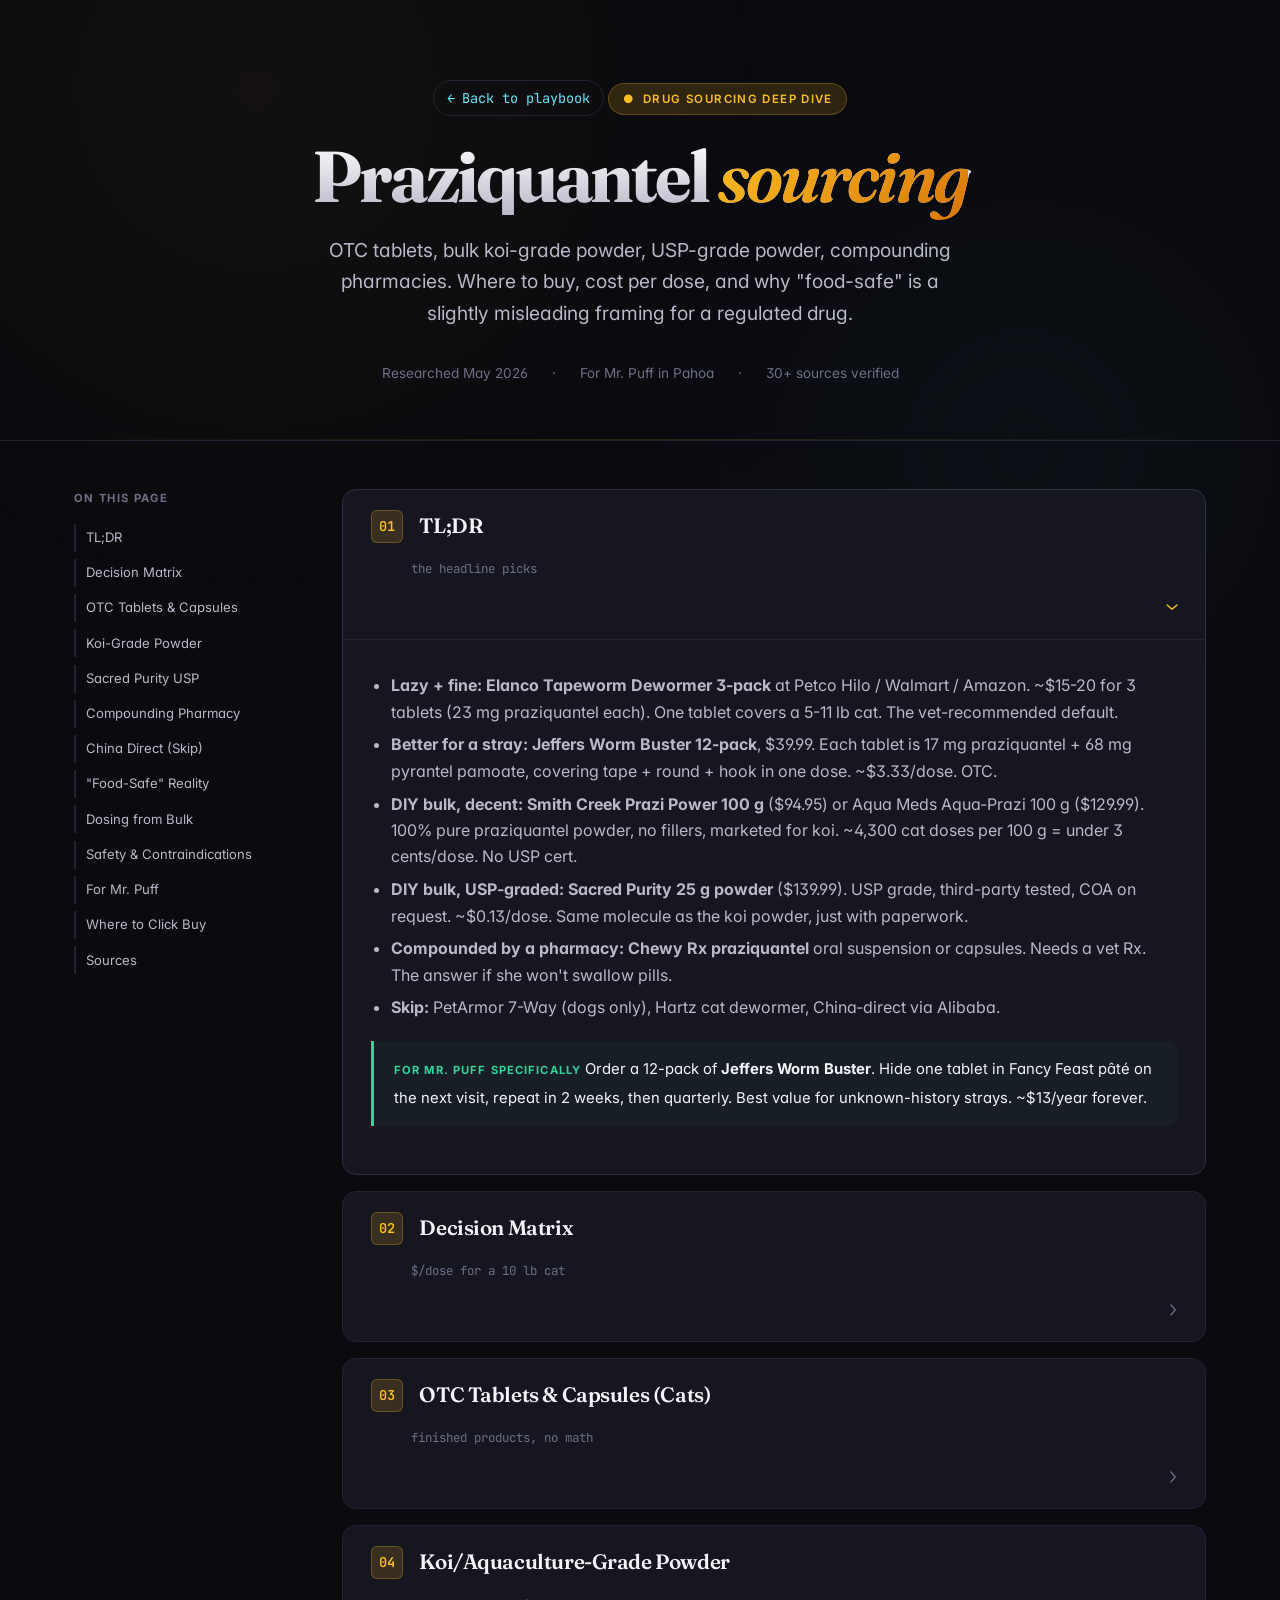
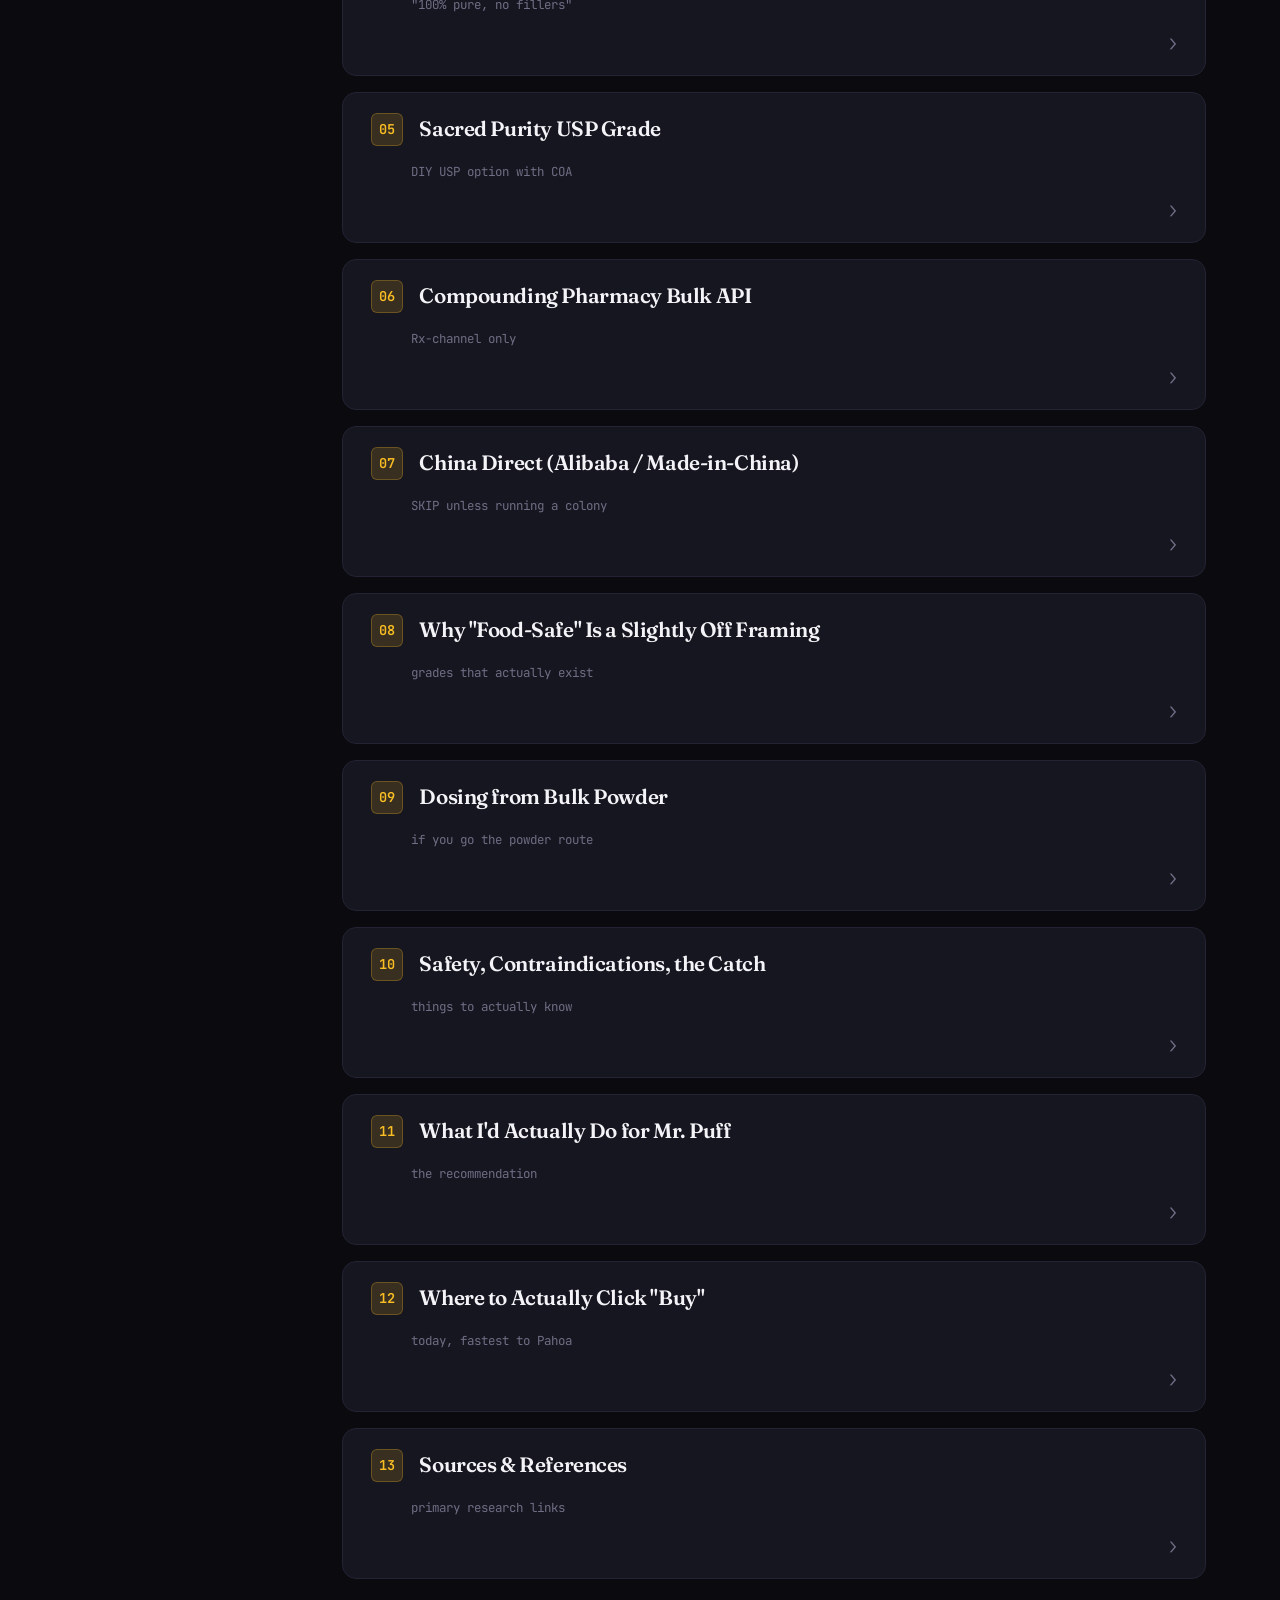
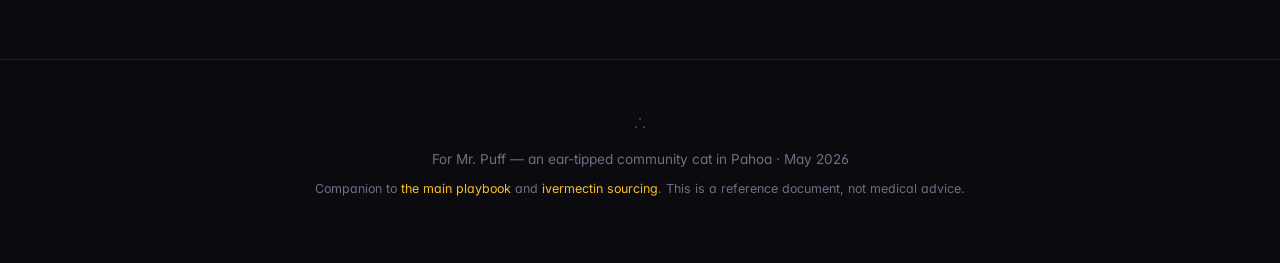
<file: praziquantel-sourcing.html>
<!DOCTYPE html>
<html lang="en">
<head>
<meta charset="UTF-8">
<meta name="viewport" content="width=device-width, initial-scale=1.0">
<title>Praziquantel Sourcing - Mr. Puff Care Plan</title>
<meta name="description" content="Where to buy praziquantel for cats: OTC tablets, bulk koi-grade powder, USP-grade powder, compounding pharmacies. Cost-per-dose comparison and decision matrix.">
<link rel="stylesheet" href="styles.css">
<style>
  .back-link {
    display: inline-flex;
    align-items: center;
    gap: 0.4rem;
    color: var(--accent-cyan);
    text-decoration: none;
    font-size: 0.85rem;
    font-family: 'JetBrains Mono', monospace;
    margin-bottom: 1.25rem;
    padding: 0.35rem 0.85rem;
    border: 1px solid var(--border-subtle);
    border-radius: 999px;
    transition: all 0.15s ease;
  }
  .back-link:hover {
    color: var(--accent-amber);
    border-color: var(--accent-amber);
    background: var(--accent-amber-glow);
  }
  .back-link::before { content: "←"; }

  .toc.sub-toc { font-size: 0.82rem; }
</style>
</head>
<body>

<header class="hero">
  <a href="index.html" class="back-link">Back to playbook</a>
  <div class="eyebrow">Drug sourcing deep dive</div>
  <h1>Praziquantel <span class="accent">sourcing</span></h1>
  <p class="lede">OTC tablets, bulk koi-grade powder, USP-grade powder, compounding pharmacies. Where to buy, cost per dose, and why "food-safe" is a slightly misleading framing for a regulated drug.</p>
  <div class="hero-meta">
    <span>Researched May 2026</span>
    <span>·</span>
    <span>For Mr. Puff in Pahoa</span>
    <span>·</span>
    <span>30+ sources verified</span>
  </div>
</header>

<div class="layout">

  <nav class="toc sub-toc" aria-label="Contents">
    <h4>On This Page</h4>
    <ul>
      <li><a href="#tldr">TL;DR</a></li>
      <li><a href="#decision">Decision Matrix</a></li>
      <li><a href="#otc">OTC Tablets &amp; Capsules</a></li>
      <li><a href="#bulk-koi">Koi-Grade Powder</a></li>
      <li><a href="#bulk-usp">Sacred Purity USP</a></li>
      <li><a href="#bulk-compounding">Compounding Pharmacy</a></li>
      <li><a href="#bulk-china">China Direct (Skip)</a></li>
      <li><a href="#food-safe">"Food-Safe" Reality</a></li>
      <li><a href="#dosing">Dosing from Bulk</a></li>
      <li><a href="#safety">Safety &amp; Contraindications</a></li>
      <li><a href="#mr-puff-rec">For Mr. Puff</a></li>
      <li><a href="#buy">Where to Click Buy</a></li>
      <li><a href="#sources">Sources</a></li>
    </ul>
  </nav>

  <main class="content">

    <!-- TL;DR -->
    <details class="section" id="tldr" open>
      <summary>
        <span class="num">01</span>
        <h2>TL;DR</h2>
        <span class="section-sub">the headline picks</span>
        <span class="chevron">›</span>
      </summary>
      <div class="section-body">
      <ul>
        <li><strong>Lazy + fine: Elanco Tapeworm Dewormer 3-pack</strong> at Petco Hilo / Walmart / Amazon. ~$15-20 for 3 tablets (23 mg praziquantel each). One tablet covers a 5-11 lb cat. The vet-recommended default.</li>
        <li><strong>Better for a stray: Jeffers Worm Buster 12-pack</strong>, $39.99. Each tablet is 17 mg praziquantel + 68 mg pyrantel pamoate, covering tape + round + hook in one dose. ~$3.33/dose. OTC.</li>
        <li><strong>DIY bulk, decent: Smith Creek Prazi Power 100 g</strong> ($94.95) or Aqua Meds Aqua-Prazi 100 g ($129.99). 100% pure praziquantel powder, no fillers, marketed for koi. ~4,300 cat doses per 100 g = under 3 cents/dose. No USP cert.</li>
        <li><strong>DIY bulk, USP-graded: Sacred Purity 25 g powder</strong> ($139.99). USP grade, third-party tested, COA on request. ~$0.13/dose. Same molecule as the koi powder, just with paperwork.</li>
        <li><strong>Compounded by a pharmacy: Chewy Rx praziquantel</strong> oral suspension or capsules. Needs a vet Rx. The answer if she won't swallow pills.</li>
        <li><strong>Skip:</strong> PetArmor 7-Way (dogs only), Hartz cat dewormer, China-direct via Alibaba.</li>
      </ul>

      <div class="callout success">
        <span class="callout-label">For Mr. Puff specifically</span>
        Order a 12-pack of <strong>Jeffers Worm Buster</strong>. Hide one tablet in Fancy Feast pâté on the next visit, repeat in 2 weeks, then quarterly. Best value for unknown-history strays. ~$13/year forever.
      </div>
      </div>
    </details>

    <!-- DECISION MATRIX -->
    <details class="section" id="decision">
      <summary>
        <span class="num">02</span>
        <h2>Decision Matrix</h2>
        <span class="section-sub">$/dose for a 10 lb cat</span>
        <span class="chevron">›</span>
      </summary>
      <div class="section-body">
      <div class="table-wrap">
        <table>
          <thead>
            <tr><th>Situation</th><th>Buy</th><th>$/dose</th></tr>
          </thead>
          <tbody>
            <tr><td>One-off treatment for one cat</td><td>Elanco Tapeworm Dewormer 3-pack</td><td>~$5</td></tr>
            <tr><td>Stray with unknown round/hook + tape status</td><td>Jeffers Worm Buster 12-pack</td><td>~$3.33</td></tr>
            <tr><td>Want a flavored gelcap she'll eat in food</td><td>Praziguard 23 mg, 50-pack</td><td>~$1-2</td></tr>
            <tr><td>Treating a small colony or multiple cats long-term</td><td>Smith Creek Prazi Power 100 g</td><td>~$0.022</td></tr>
            <tr><td>Want USP-grade quality assurance for DIY</td><td>Sacred Purity USP 25-100 g</td><td>~$0.13</td></tr>
            <tr><td>Cat refuses pills, you can get a vet Rx</td><td>Chewy compounded tuna oil suspension</td><td>~$1-3</td></tr>
            <tr><td>One product covers everything (tape + round + hook + flea + ear mite)</td><td>Revolution Plus (Rx, vet)</td><td>monthly bundled</td></tr>
          </tbody>
        </table>
      </div>
      </div>
    </details>

    <!-- OTC TABLETS -->
    <details class="section" id="otc">
      <summary>
        <span class="num">03</span>
        <h2>OTC Tablets &amp; Capsules (Cats)</h2>
        <span class="section-sub">finished products, no math</span>
        <span class="chevron">›</span>
      </summary>
      <div class="section-body">
      <p>Single-active or fixed-combo finished products. No measuring, no math, no "is this the right grade." This is what 99% of cat owners should buy.</p>

      <h3>Elanco Tapeworm Dewormer (formerly Bayer Tapeworm Tabs)</h3>
      <ul>
        <li><strong>Active:</strong> 23 mg praziquantel per tablet (single active).</li>
        <li><strong>Dosing:</strong> ≤4 lb = ½ tab; 5-11 lb = 1 tab; >11 lb = 1½ tab.</li>
        <li><strong>OTC</strong>, FDA-approved (NADA 140-983), labeled for cats.</li>
      </ul>
      <div class="resource-grid">
        <a href="https://www.amazon.com/Elanco-Tapeworm-Dewormer-praziquantel-tablets/dp/B019CD4ZDS" target="_blank" rel="noopener" class="resource-card">
          <div class="rc-label">Amazon</div>
          <div class="rc-name">Elanco Tapeworm Dewormer 3 ct</div>
          <div class="rc-meta">~$15-20 · Prime to HI</div>
        </a>
        <a href="https://www.tractorsupply.com/tsc/product/bayer-tapeworm-dewormer-cats" target="_blank" rel="noopener" class="resource-card">
          <div class="rc-label">Tractor Supply</div>
          <div class="rc-name">Elanco/Bayer 3 ct</div>
          <div class="rc-meta">In-store + ship</div>
        </a>
        <a href="https://www.chewy.com/elanco-dewormer-tapeworms-cats/dp/139676" target="_blank" rel="noopener" class="resource-card">
          <div class="rc-label">Chewy</div>
          <div class="rc-name">Elanco Tapeworm 3 ct</div>
          <div class="rc-meta">Autoship 35% off first</div>
        </a>
        <a href="https://www.petsmart.com/cat/health-and-wellness/dewormers/elanco-tapeworm-dewormer-tablets-for-cats-47420.html" target="_blank" rel="noopener" class="resource-card">
          <div class="rc-label">PetSmart</div>
          <div class="rc-name">Elanco 3 ct</div>
          <div class="rc-meta">In-store Hilo</div>
        </a>
        <a href="https://www.walmart.com/ip/Elanco-Tapeworm-Removal-Dewormer-for-Cats-3-Tablets-Praziquantel/835299833" target="_blank" rel="noopener" class="resource-card">
          <div class="rc-label">Walmart Hilo</div>
          <div class="rc-name">Elanco Cat 3 ct</div>
          <div class="rc-meta">Cheapest in-store</div>
        </a>
        <a href="https://www.pbsanimalhealth.com/praziquantel-tapeworm-dewormer-tablets-for-cats/p/16592/" target="_blank" rel="noopener" class="resource-card">
          <div class="rc-label">PBS Animal Health</div>
          <div class="rc-name">Praziquantel Tablets</div>
          <div class="rc-meta">Single + multi-pack</div>
        </a>
      </div>
      <p><em>Notes:</em> Side effects in field trials &lt;2% (salivation, soft stool). Tablets scored for halving. Bitter — wrap in pill pocket or hide deep in pâté.</p>

      <h3>Drontal for Cats (praziquantel + pyrantel pamoate)</h3>
      <ul>
        <li><strong>Active:</strong> 18.2 mg praziquantel + 72.6 mg pyrantel pamoate per tablet.</li>
        <li><strong>Dosing:</strong> 2-3 lb = ½ tab; 4-8 lb = 1 tab; 9-12 lb = 1½ tab; 13-16 lb = 2 tab.</li>
        <li><strong>OTC</strong> per FDA (NADA 141-007), but <strong>some retailers gate it as Rx</strong> (Chewy, PetSmart Pharmacy). Walmart, Pet Shed, BudgetPetCare, 1800PetMeds sell it OTC.</li>
        <li><strong>Price:</strong> $5-12 per single tablet. Generic ships from Pet Shed and BudgetPetCare under $5/tab.</li>
      </ul>
      <div class="callout info">
        <span class="callout-label">Best for unknown-history strays</span>
        One pill kills tape + round + hook. Worth the slightly higher price over plain praziquantel for Mr. Puff since you have no fecal float and no idea what else she's carrying.
      </div>
      <div class="resource-grid">
        <a href="https://www.walmart.com/ip/Drontal-Tablets-for-Cats-Kittens-2-16-lbs-50-Tablets/749539155" target="_blank" rel="noopener" class="resource-card">
          <div class="rc-label">Walmart</div>
          <div class="rc-name">Drontal Cats &amp; Kittens</div>
          <div class="rc-meta">OTC, single + bulk</div>
        </a>
        <a href="https://www.petshed.com/item/generic-drontal-tablets-for-cats" target="_blank" rel="noopener" class="resource-card">
          <div class="rc-label">Pet Shed</div>
          <div class="rc-name">Generic Drontal for Cats</div>
          <div class="rc-meta">Cheapest, AU import</div>
        </a>
        <a href="https://www.budgetpetcare.com/drontal-for-cats/cat-wormers-treatment-315.aspx" target="_blank" rel="noopener" class="resource-card">
          <div class="rc-label">Budget Pet Care</div>
          <div class="rc-name">Drontal Worming Tablets</div>
          <div class="rc-meta">Free shipping USA</div>
        </a>
        <a href="https://www.1800petmeds.com/drontal+for+cats-prod10073.html" target="_blank" rel="noopener" class="resource-card">
          <div class="rc-label">1800PetMeds</div>
          <div class="rc-name">Drontal for Cats</div>
          <div class="rc-meta">Per-tablet</div>
        </a>
      </div>

      <h3>Jeffers Worm Buster (cat formula)</h3>
      <ul>
        <li><strong>Active:</strong> 17 mg praziquantel + 68 mg pyrantel pamoate, vanilla/yeast flavored.</li>
        <li><strong>Dosing:</strong> 2-3 lb = ½ tab; 4-8 lb = 1 tab; 9-12 lb = 1½ tab; 13-16 lb = 2 tab.</li>
        <li><strong>OTC</strong>, ships from Jeffers Pet.</li>
        <li><strong>Price:</strong> 5 tablets = $18.99 ($3.80/dose). 12 tablets = $39.99 ($3.33/dose).</li>
      </ul>
      <div class="callout success">
        <span class="callout-label">Best value OTC</span>
        Drontal-equivalent at lower price. Same combo, slightly less of each active. Flavored = better odds she eats it. Single best <em>value</em> for a stray you'll be deworming repeatedly.
      </div>
      <div class="resource-grid">
        <a href="https://jefferspet.com/products/jeffers-worm-buster-cat-dewormer-flavored-tablets-with-praziquantel-pyrantel" target="_blank" rel="noopener" class="resource-card">
          <div class="rc-label">Jeffers Pet</div>
          <div class="rc-name">Worm Buster 5 or 12 ct</div>
          <div class="rc-meta">$18.99 / $39.99</div>
        </a>
        <a href="https://jefferspet.com/products/nemacor-cat-tapeworm-plus" target="_blank" rel="noopener" class="resource-card">
          <div class="rc-label">Jeffers Alt</div>
          <div class="rc-name">Nemacor Cat Tapeworm Plus</div>
          <div class="rc-meta">Same combo, alt brand</div>
        </a>
      </div>

      <h3>Praziguard (Guardian Pet Products)</h3>
      <ul>
        <li><strong>Active:</strong> 23 mg <strong>USP-grade</strong> praziquantel per gelcap, blended with smoked fish.</li>
        <li><strong>Dosing:</strong> Same as Elanco Tapeworm Dewormer (same drug, same dose, smoked-fish gelcap delivery).</li>
        <li><strong>OTC</strong>, sold direct from theguardianpets.com.</li>
        <li><strong>Pack sizes + price:</strong> 3, 10, 20, 50, 100, 200. Base $13.95 for the smallest pack. Per-cap cost drops sharply at 50+ count.</li>
      </ul>
      <div class="callout info">
        <span class="callout-label">Clever middle-ground product</span>
        Same active as Elanco (USP-grade praziquantel), but in smoked-fish gelatin caps cats actually eat. Useful if Mr. Puff is suspicious of pill pockets. The "USP grade" claim on a finished retail pet product is unusual and worth noting.
      </div>
      <div class="resource-grid">
        <a href="https://theguardianpets.com/praziguard-23mg-praziquantel-for-cats-kittens/" target="_blank" rel="noopener" class="resource-card">
          <div class="rc-label">Guardian Pet</div>
          <div class="rc-name">Praziguard 23 mg</div>
          <div class="rc-meta">3 to 200 ct, from $13.95</div>
        </a>
      </div>

      <h3>Tapeworm Capsules 30 mg (Advanced Pharmaceutical Solution)</h3>
      <ul>
        <li><strong>Active:</strong> 30 mg praziquantel per capsule, flavored powder inside.</li>
        <li><strong>Dosing:</strong> 1-5 lb = ½ cap; 5-20 lb = 1 cap; >20 lb = 2 cap.</li>
        <li><strong>OTC.</strong></li>
        <li><strong>Price:</strong> ~$30 for 6 caps ($5/dose).</li>
      </ul>
      <div class="resource-grid">
        <a href="https://www.domyown.com/tapeworm-capsules-30-mg-praziquantel-for-cats-and-dogs-p-18986.html" target="_blank" rel="noopener" class="resource-card">
          <div class="rc-label">DoMyOwn</div>
          <div class="rc-name">Tapeworm Capsules 30 mg</div>
          <div class="rc-meta">6 caps · capsule format</div>
        </a>
      </div>

      <h3>Compounded oral suspension or capsule (Chewy Pharmacy)</h3>
      <ul>
        <li><strong>Active:</strong> Praziquantel oral suspension at <strong>5 mg/mL in tuna oil</strong> (typical), 30 mL bottle. Or compounded capsules at custom strengths.</li>
        <li><strong>Dosing:</strong> 5 mg/kg orally = 1 mL/kg of the 5 mg/mL suspension. A 5 kg (~11 lb) cat gets 5 mL.</li>
        <li><strong>Rx required</strong> (vet must prescribe; Chewy's pharmacy fills it).</li>
        <li><strong>Price:</strong> Compounded capsules ~1/10 the price of branded pills. Suspensions ~$30-50 per 30 mL bottle.</li>
      </ul>
      <div class="callout warn">
        <span class="callout-label">Requires Rx</span>
        Only useful once you've done a tier-1 mobile vet visit (see <a href="index.html#escalate">no-vet-plan</a>). Tuna oil suspension is genuinely palatable to most cats — the answer if Mr. Puff won't take a pill.
      </div>
      <div class="resource-grid">
        <a href="https://www.chewy.com/praziquantel-compounded-oral-liquid/dp/914286" target="_blank" rel="noopener" class="resource-card">
          <div class="rc-label">Chewy Rx</div>
          <div class="rc-name">Praziquantel Tuna Oil 5 mg/mL</div>
          <div class="rc-meta">30 mL · Rx required</div>
        </a>
      </div>
      </div>
    </details>

    <!-- KOI POWDER -->
    <details class="section" id="bulk-koi">
      <summary>
        <span class="num">04</span>
        <h2>Koi/Aquaculture-Grade Powder</h2>
        <span class="section-sub">"100% pure, no fillers"</span>
        <span class="chevron">›</span>
      </summary>
      <div class="section-body">
      <p>Sold for koi pond treatment, but the underlying powder is just praziquantel. Many serious cat colony caretakers and breeders dose from these because they're cheap by orders of magnitude. None are USP-certified, but the "100% pure no fillers" claim is real and consistent across vendors.</p>

      <div class="table-wrap">
        <table>
          <thead>
            <tr><th>Vendor</th><th>Product</th><th>Sizes</th><th>Price</th></tr>
          </thead>
          <tbody>
            <tr><td>Smith Creek Fish Farm</td><td>Prazi Power</td><td>25g/50g/100g/500g/1kg</td><td>$24.99 / $45.95 / $94.95 / $374.95 / $699.95</td></tr>
            <tr><td>Aqua Meds</td><td>Aqua-Prazi</td><td>25g/50g/100g</td><td>$44.99 / $85.99 / $129.99</td></tr>
            <tr><td>Wholesale Koi Farm</td><td>Praziquantel</td><td>50g/100g</td><td>$56.80 / $102.67</td></tr>
            <tr><td>Kloubec Koi</td><td>Aqua-Prazi (rebrand)</td><td>50g/100g</td><td>~Aqua Meds price</td></tr>
            <tr><td>Krazy Koi Meds</td><td>Prazi</td><td>10g/25g/50g/100g</td><td>$18.95 / $34.70 / $60.95 / $113.44</td></tr>
            <tr><td>Everything Aquatic</td><td>Praziquantel Powder</td><td>10g - 1kg</td><td>$20 - $675</td></tr>
            <tr><td>Michigan Koi</td><td>100% Praziquantel</td><td>varies</td><td>varies</td></tr>
            <tr><td>NFP (via Custom Aquatic)</td><td>Praz-Tastic</td><td>22-dose pre-portioned pack</td><td>$14.99</td></tr>
          </tbody>
        </table>
      </div>

      <h3>Cost-per-cat-dose math</h3>
      <p>A 23 mg cat dose comes from 0.023 g of powder. So:</p>
      <ul>
        <li>Smith Creek 100 g / $94.95: 100 g ÷ 0.023 g = ~4,348 doses = <strong>$0.022/dose</strong></li>
        <li>Aqua Meds 100 g / $129.99: ~4,348 doses = <strong>$0.030/dose</strong></li>
        <li>Wholesale Koi 100 g / $102.67: ~4,348 doses = <strong>$0.024/dose</strong></li>
      </ul>
      <p>The cheapest finished tablet is ~$3-5. The bulk powder is <strong>100-200x cheaper per dose</strong>.</p>

      <div class="callout warn">
        <span class="callout-label">The catch with koi-grade powder</span>
        <ol>
          <li><strong>No USP certification or COA paperwork.</strong> Vendors say "100% pure" but no third-party testing receipt. Probably fine in practice (competition keeps quality up, plus pharmacy-grade praziquantel is cheap to manufacture), but you can't <em>prove</em> it.</li>
          <li><strong>No excipient profile.</strong> None claim added flavoring, lactose, magnesium stearate. Unlikely to matter at cat doses; xylitol (the worst-case excipient) is not used in any of these.</li>
          <li><strong>Dosing math is on you.</strong> Need a 0.001 g resolution scale (~$25 on Amazon). Can't eyeball.</li>
          <li><strong>Solubility is low.</strong> Praziquantel is poorly water-soluble. To dose by suspension, dissolve in a small amount of ethanol/DMSO/vodka first, then mix with food. Or just stir powder directly into wet food.</li>
        </ol>
      </div>

      <div class="callout info">
        <span class="callout-label">The "fish-grade is unsafe for cats" myth</span>
        cats.com and JustAnswer warnings about "fish-grade praziquantel is unsafe for cats" are technically misleading. The underlying drug is the same. The actual hazard is <strong>dosing math errors</strong> (someone confuses the per-gallon water-treatment dose with an oral mg/kg dose) and <strong>unverified purity</strong>. If you measure correctly with a real scale and trust the vendor, the koi-grade powder is the same praziquantel as in the Elanco tablet.
      </div>

      <div class="resource-grid">
        <a href="https://smithcreekfishfarm.com/products/prazi-power-powder" target="_blank" rel="noopener" class="resource-card">
          <div class="rc-label">Cheapest serious option</div>
          <div class="rc-name">Smith Creek Prazi Power</div>
          <div class="rc-meta">25g - 1kg · widest range</div>
        </a>
        <a href="https://www.aquameds.com/products/aqua-meds-aqua-prazi" target="_blank" rel="noopener" class="resource-card">
          <div class="rc-label">Aquaculture-vet pedigree</div>
          <div class="rc-name">Aqua Meds Aqua-Prazi</div>
          <div class="rc-meta">25g/50g/100g</div>
        </a>
        <a href="https://wholesalekoifarm.net/product/praziquantel/" target="_blank" rel="noopener" class="resource-card">
          <div class="rc-label">Amazon-available</div>
          <div class="rc-name">Wholesale Koi Farm</div>
          <div class="rc-meta">50g/100g · ships fast</div>
        </a>
        <a href="https://www.kloubeckoi.com/prazi-praziquantel/" target="_blank" rel="noopener" class="resource-card">
          <div class="rc-label">Iowa hatchery</div>
          <div class="rc-name">Kloubec Koi Aqua-Prazi</div>
          <div class="rc-meta">50g/100g</div>
        </a>
        <a href="https://krazykoimeds.com/products/prazi" target="_blank" rel="noopener" class="resource-card">
          <div class="rc-label">Smaller starter sizes</div>
          <div class="rc-name">Krazy Koi Meds Prazi</div>
          <div class="rc-meta">10g - 100g</div>
        </a>
        <a href="https://everythingaquatic.net/product/praziquantel-powder/" target="_blank" rel="noopener" class="resource-card">
          <div class="rc-label">Up to 1 kg</div>
          <div class="rc-name">Everything Aquatic</div>
          <div class="rc-meta">10g - 1kg</div>
        </a>
      </div>
      </div>
    </details>

    <!-- USP -->
    <details class="section" id="bulk-usp">
      <summary>
        <span class="num">05</span>
        <h2>Sacred Purity USP Grade</h2>
        <span class="section-sub">DIY USP option with COA</span>
        <span class="chevron">›</span>
      </summary>
      <div class="section-body">
      <p>The middle-ground: explicitly USP grade with COA, sold to consumers under a "not for human consumption" disclaimer. The closest thing to "human-grade" praziquantel a private buyer can order without a prescription.</p>

      <ul>
        <li><strong>Product:</strong> Praziquantel USP Grade (>99% purity), powder and capsules.</li>
        <li><strong>Source:</strong> Made in USA, third-party laboratory tested.</li>
        <li><strong>Powder sizes/prices:</strong> 25g / 50g / 75g / 100g, $139.99 - $514.99.</li>
        <li><strong>Capsule sizes/prices:</strong> 300 mg or 600 mg per cap, 30-520 count, $69.99 - $1,199.99.</li>
        <li><strong>COA available on request via email.</strong></li>
        <li><strong>Cost-per-cat-dose math:</strong> 25 g / $139.99 ÷ 0.023 g = ~1,087 doses = <strong>$0.13/dose</strong>. Roughly 5-6x koi-grade price, ~25x cheaper than finished tablets.</li>
        <li>Worldwide shipping; customer assumes customs responsibility.</li>
      </ul>

      <div class="callout info">
        <span class="callout-label">The "not for human consumption" disclaimer</span>
        Legal CYA so they don't need FDA drug approval as a manufacturer. The underlying powder is the same USP-grade material a compounding pharmacy would use. Verify the COA before bulk ordering.
      </div>

      <div class="resource-grid">
        <a href="https://www.sacredpurity.com/praziquantel.html" target="_blank" rel="noopener" class="resource-card">
          <div class="rc-label">Sacred Purity</div>
          <div class="rc-name">Praziquantel USP &gt;99%</div>
          <div class="rc-meta">Powder + capsules · COA on request</div>
        </a>
      </div>
      </div>
    </details>

    <!-- COMPOUNDING -->
    <details class="section" id="bulk-compounding">
      <summary>
        <span class="num">06</span>
        <h2>Compounding Pharmacy Bulk API</h2>
        <span class="section-sub">Rx-channel only</span>
        <span class="chevron">›</span>
      </summary>
      <div class="section-body">
      <ul>
        <li><strong>API suppliers:</strong> PCCA (Professional Compounding Centers of America), Medisca, Spectrum Chemical, Letco Medical.</li>
        <li><strong>Access:</strong> These suppliers sell <strong>only to licensed compounding pharmacies, not to consumers</strong>. You can't open an account directly.</li>
        <li><strong>What this means for you:</strong> if you want compounding-pharmacy-tier praziquantel, get a vet to write a prescription, then have a compounding pharmacy fill it. Wedgewood Pharmacy, Diamondback Drugs (now merged with Wedgewood), Roadrunner Pharmacy, Stokes Pharmacy, Mixlab, Pace Pharmacy will fill flavored chews, tuna oil suspensions, transdermal gels, or custom-strength capsules.</li>
        <li><strong>Cost:</strong> higher than OTC ($30-80 for a flavored chew bottle), but quality assurance is maximum. The compounding pharmacy is licensed, audited, USP &lt;795&gt; compliant.</li>
      </ul>

      <p>Useful if you want to combine praziquantel + something else (e.g. with mirtazapine for an inappetent cat, or in a transdermal gel for a cat that won't swallow).</p>

      <div class="resource-grid">
        <a href="https://www.medisca.com/products/praziquantel-usp" target="_blank" rel="noopener" class="resource-card">
          <div class="rc-label">API supplier (pharmacy-only)</div>
          <div class="rc-name">Medisca Praziquantel USP</div>
          <div class="rc-meta">Reference info</div>
        </a>
        <a href="https://www.pccarx.com/products/PRAZIQUANTEL-USP/30-2737/APIS-EXCIPIENTS" target="_blank" rel="noopener" class="resource-card">
          <div class="rc-label">API supplier (pharmacy-only)</div>
          <div class="rc-name">PCCA Praziquantel USP</div>
          <div class="rc-meta">Reference info</div>
        </a>
        <a href="https://www.wedgewood.com/our-expertise/veterinary-compounding/" target="_blank" rel="noopener" class="resource-card">
          <div class="rc-label">Pharmacy that fills</div>
          <div class="rc-name">Wedgewood Veterinary</div>
          <div class="rc-meta">Flavored chews, suspensions</div>
        </a>
        <a href="https://store.usp.org/product/1554603" target="_blank" rel="noopener" class="resource-card">
          <div class="rc-label">USP reference standard</div>
          <div class="rc-name">USP Praziquantel 200 mg</div>
          <div class="rc-meta">Lab-grade, expensive</div>
        </a>
      </div>
      </div>
    </details>

    <!-- CHINA -->
    <details class="section" id="bulk-china">
      <summary>
        <span class="num">07</span>
        <h2>China Direct (Alibaba / Made-in-China)</h2>
        <span class="section-sub">SKIP unless running a colony</span>
        <span class="chevron">›</span>
      </summary>
      <div class="section-body">
      <ul>
        <li><strong>Suppliers:</strong> Miracle Pharmaceutical, Xi'an Sonwu Biotech, Xi'an Chen Lang, Fengchen Group, Jiayi, Dingyanchem.</li>
        <li><strong>Specs:</strong> All claim USP/EP/BP standards at ≥99% purity, CAS 55268-74-1.</li>
        <li><strong>Wholesale prices:</strong> Roughly $30-100 per kg in 1-25 kg bulk orders. So in theory, a kg of "USP grade" praziquantel for ~$50 = ~43,000 doses = <strong>$0.001/dose</strong>.</li>
      </ul>

      <div class="callout warn">
        <span class="callout-label">Don't do this</span>
        <ol>
          <li><strong>No way to verify their COA paperwork.</strong> They send a piece of paper that looks like a COA. It might be real. There is no recourse.</li>
          <li><strong>Customs.</strong> Importing pharmaceutical APIs requires DEA/FDA paperwork that you don't have. Praziquantel isn't controlled, but it's regulated, and bulk imports by individuals get held or seized regularly.</li>
          <li><strong>Minimum order quantities</strong> are usually 1 kg+. You don't need 43,000 cat doses.</li>
          <li><strong>Quality variance.</strong> Some Chinese API manufacturers are world-class (the global supply chain depends on them). Some are sketchy. Without an industry relationship you can't tell which.</li>
        </ol>
        This is the route for someone running a TNR colony of 50+ cats with budget pressure, not for one stray.
      </div>
      </div>
    </details>

    <!-- FOOD-SAFE FRAMING -->
    <details class="section" id="food-safe">
      <summary>
        <span class="num">08</span>
        <h2>Why "Food-Safe" Is a Slightly Off Framing</h2>
        <span class="section-sub">grades that actually exist</span>
        <span class="chevron">›</span>
      </summary>
      <div class="section-body">
      <p>"Food-safe (or close to it) sources of praziquantel powder" — worth being clear about what that actually means:</p>
      <ul>
        <li>Praziquantel is an FDA-regulated <strong>drug</strong>, not a food additive. There is no "food grade" of praziquantel because it isn't approved for inclusion in food. The grades that exist are <span class="tag amber">USP</span> (US Pharmacopeia), <span class="tag amber">EP</span> (European), <span class="tag amber">BP</span> (British), and informal "100% pure" claims from aquaculture vendors.</li>
        <li>"Food-safe" in the casual sense (i.e. "I'm comfortable putting this in my cat's food") is a function of: <strong>(1)</strong> purity of the active, <strong>(2)</strong> absence of harmful excipients (xylitol is the big one to avoid), <strong>(3)</strong> accurate dosing.</li>
        <li>All the koi-grade "100% pure" powders meet (1) and (2) in practice but don't have paperwork to prove it.</li>
        <li>Sacred Purity, Medisca, PCCA, and Chinese manufacturers all claim USP grade and have a COA. Sacred Purity is the only one a consumer can buy directly without an Rx.</li>
        <li>The Elanco / Drontal / Jeffers tablets are made from USP-grade API by definition (FDA approval requires it). They're the most "food-safe" option even though the framing is a bit of a category error.</li>
      </ul>
      </div>
    </details>

    <!-- DOSING -->
    <details class="section" id="dosing">
      <summary>
        <span class="num">09</span>
        <h2>Dosing from Bulk Powder</h2>
        <span class="section-sub">if you go the powder route</span>
        <span class="chevron">›</span>
      </summary>
      <div class="section-body">
      <h3>The math</h3>
      <ul>
        <li><strong>Cat dose:</strong> 5 mg/kg orally (label dose). Some sources go up to 10 mg/kg; the Elanco label is effectively ~5 mg/kg for a midweight cat (23 mg ÷ ~5 kg).</li>
        <li><strong>Margin of safety:</strong> ~40x. Acute toxicity in cats kicks in at 50-100 mg/kg parenteral (ataxia, depression). 200 mg/kg parenteral is fatal. Oral has a wider margin still.</li>
        <li><strong>Practical dose for a 5-11 lb cat:</strong> 23 mg = 0.023 g.</li>
        <li><strong>Practical dose for a 12-15 lb cat:</strong> ~35 mg = 0.035 g.</li>
      </ul>

      <h3>Tools you need</h3>
      <ul>
        <li>0.001 g resolution jewelry scale (Amazon, ~$25). Cheap kitchen scales aren't sensitive enough.</li>
        <li>Small empty gelatin capsules (size 4 or 3, Amazon, ~$10/1000) if you want to capsule doses in advance.</li>
        <li>A dedicated weighing dish or weigh paper. Not your cat's food bowl.</li>
      </ul>

      <h3>Method</h3>
      <ol>
        <li>Tare the scale with the weighing dish.</li>
        <li>Measure 0.023 g of powder.</li>
        <li>Either (a) capsule it for later, or (b) mix directly into ~1 tbsp of wet food.</li>
        <li>Praziquantel is bitter. Strong-smelling pâté (Fancy Feast salmon, tuna, anchovy) hides it best. Watch her eat it; cats sometimes refuse the bowl after one suspicious bite.</li>
      </ol>

      <h3>Repeat protocol</h3>
      <p>Once now, repeat in 2-3 weeks (catches a second round of tapeworm proglottids that hatched after the first dose), then every 3 months as long as she's flea-positive or hunting.</p>

      <h3>Combo with pyrantel</h3>
      <p>Pyrantel pamoate liquid (Nemex-2 or generic, sold OTC) is 4.54 mg/mL. Cat dose is 5-10 mg/kg, so a 10 lb (~4.5 kg) cat gets ~5-10 mL. Give pyrantel 30 minutes before or after praziquantel; they don't interact, but separating them helps if she vomits one of them so you don't lose both. Or just buy Jeffers Worm Buster and skip the math.</p>
      </div>
    </details>

    <!-- SAFETY -->
    <details class="section" id="safety">
      <summary>
        <span class="num">10</span>
        <h2>Safety, Contraindications, the Catch</h2>
        <span class="section-sub">things to actually know</span>
        <span class="chevron">›</span>
      </summary>
      <div class="section-body">
      <ul>
        <li><strong>No antidote.</strong> If you overdose, you support and wait. Margin of safety is wide enough that this is essentially a non-issue at correctly-measured doses, but it's a reason not to "round up to be safe."</li>
        <li><strong>Don't use on kittens under 6 weeks.</strong> No safety data, hepatic metabolism isn't mature.</li>
        <li><strong>Don't give parenteral (injectable) praziquantel orally, or vice versa.</strong> Different formulations. Droncit injectable is concentrated and stings; oral formulations aren't designed for injection.</li>
        <li><strong>Pregnancy:</strong> single-active praziquantel is considered safe; combo products (Drontal, Jeffers Worm Buster) haven't been thoroughly studied in pregnancy and labels say to avoid them. If Mr. Puff is somehow pregnant despite the ear tip (rare but TNR mistakes happen), use Elanco Tapeworm Dewormer alone.</li>
        <li><strong>Don't substitute dog dewormers for cats</strong> unless the label explicitly says cats are OK. PetArmor 7-Way is dog-only; right ingredients but wrong ratio. Sentry Worm-X Plus similarly dog-only.</li>
        <li><strong>Drug interactions:</strong> minimal. Cimetidine (Tagamet) raises serum levels; phenytoin lowers them. Neither is a likely concern.</li>
        <li><strong>Renal/hepatic disease:</strong> dose-reduce or skip entirely. The drug is hepatically cleared.</li>
      </ul>
      </div>
    </details>

    <!-- FOR MR PUFF -->
    <details class="section" id="mr-puff-rec">
      <summary>
        <span class="num">11</span>
        <h2>What I'd Actually Do for Mr. Puff</h2>
        <span class="section-sub">the recommendation</span>
        <span class="chevron">›</span>
      </summary>
      <div class="section-body">
      <p>Given the existing comprehensive-otc-care.md says she's a part-time house cat with unknown round/hook/tape status, on a flea-heavy lot:</p>

      <ol>
        <li><strong>First treatment:</strong> Order a 12-pack of Jeffers Worm Buster ($39.99 shipped, 3-5 days to Pahoa). One tablet hidden in Fancy Feast pâté on the next visit. Repeat in 2 weeks. This handles tape + round + hook in one product, OTC, cat-safe ratios, no math. Best ROI for a single stray.</li>
        <li><strong>Maintenance every 3 months:</strong> another Jeffers Worm Buster tablet. The 12-pack lasts a year for one cat at quarterly dosing, or 6 months at every-2-month dosing.</li>
        <li><strong>If she becomes a true-resident long-haul cat and you're also dosing the Maine Coon:</strong> either keep buying Jeffers (~$80/year for both cats at quarterly dosing) or bite the bullet on Smith Creek Prazi Power 100 g + Nemex-2 liquid (~$130 total) which lasts ~4,300 cat doses of praziquantel and the equivalent of years of pyrantel. Only worth this if you're confident in the dosing math and have a 0.001 g scale.</li>
        <li><strong>Don't bother with Sacred Purity, compounding pharmacy USP API, or China-direct</strong> unless you're scaling up to a colony or have a specific quality-assurance requirement. Two cats don't need that level of supply chain.</li>
      </ol>

      <h3>1-cat lifetime cost comparison</h3>
      <p>One 10 lb cat, quarterly tapeworm dosing, for the rest of her life:</p>
      <ul>
        <li>Elanco 3-pack route: 4 tabs/year × $5/tab = ~$20/year, forever.</li>
        <li>Jeffers Worm Buster route: 4 tabs/year × $3.33/tab = ~$13/year, forever.</li>
        <li>Smith Creek 100 g bulk: $94.95 once = ~1,100 years of cat doses. Effectively free per dose, but you're locked into DIY measurement forever.</li>
      </ul>
      <p>The OTC tablet routes are well-priced enough that the bulk-powder math only really makes sense at colony-scale or multi-pet households.</p>
      </div>
    </details>

    <!-- WHERE TO BUY -->
    <details class="section" id="buy">
      <summary>
        <span class="num">12</span>
        <h2>Where to Actually Click "Buy"</h2>
        <span class="section-sub">today, fastest to Pahoa</span>
        <span class="chevron">›</span>
      </summary>
      <div class="section-body">
      <h3>Today, fastest to Pahoa</h3>
      <ul>
        <li><a href="https://www.amazon.com/Elanco-Tapeworm-Dewormer-praziquantel-tablets/dp/B019CD4ZDS" target="_blank" rel="noopener">Amazon</a>: Elanco Tapeworm Dewormer 3-pack ($15-20, Prime 2-day to HI).</li>
        <li><a href="https://jefferspet.com/products/jeffers-worm-buster-cat-dewormer-flavored-tablets-with-praziquantel-pyrantel" target="_blank" rel="noopener">Jeffers Pet</a>: Worm Buster 12-pack ($39.99, 3-5 day standard ship to HI).</li>
        <li>Petco Hilo (Prince Kuhio Plaza): Elanco Tapeworm Dewormer in-stock; Drontal sometimes Rx-gated.</li>
      </ul>

      <h3>If you want bulk powder anyway</h3>
      <ul>
        <li><a href="https://smithcreekfishfarm.com/products/prazi-power-powder" target="_blank" rel="noopener">Smith Creek Fish Farm</a>: Prazi Power 25 g or 100 g, ships to HI. 100% pure, no USP cert, cheapest serious option.</li>
        <li><a href="https://www.aquameds.com/products/aqua-meds-aqua-prazi" target="_blank" rel="noopener">Aqua Meds</a>: Aqua-Prazi 25 g or 100 g, slightly more expensive than Smith Creek but the brand has a longer aquaculture-vet pedigree.</li>
        <li><a href="https://www.sacredpurity.com/praziquantel.html" target="_blank" rel="noopener">Sacred Purity</a>: 25 g USP grade powder if you want the COA paperwork.</li>
        <li>0.001 g jewelry scale: Amazon, search "milligram scale 0.001 g," ~$25.</li>
        <li>Empty size 3 gelatin capsules: Amazon, ~$10 / 1000.</li>
      </ul>

      <div class="callout warn">
        <span class="callout-label">Skip</span>
        <ul>
          <li><strong>Chewy and PetSmart Pharmacy for Drontal</strong> (Rx-gated; defeats the OTC point).</li>
          <li><strong>Hartz / Sergeant's tapeworm dewormer</strong> (poor track record with cats generally).</li>
          <li><strong>PetArmor 7-Way</strong> (dogs only; do not use on cats).</li>
          <li><strong>Anything from Alibaba / Made-in-China</strong> unless you're running a colony.</li>
        </ul>
      </div>
      </div>
    </details>

    <!-- SOURCES -->
    <details class="section" id="sources">
      <summary>
        <span class="num">13</span>
        <h2>Sources &amp; References</h2>
        <span class="section-sub">primary research links</span>
        <span class="chevron">›</span>
      </summary>
      <div class="section-body">
      <h3>Clinical &amp; regulatory</h3>
      <ul>
        <li><a href="https://cats.com/praziquantel-for-cats" target="_blank" rel="noopener">Cats.com — Praziquantel for Cats: Overview, Dosage &amp; Side Effects</a></li>
        <li><a href="https://yourpetandyou.elanco.com/us/our-products/tapeworm-dewormer-for-cats" target="_blank" rel="noopener">Elanco — Tapeworm Dewormer (praziquantel tablets) for Cats</a></li>
        <li><a href="https://dailymed.nlm.nih.gov/dailymed/drugInfo.cfm?setid=f47a0c54-050a-477e-9fea-e5afb77ad9fb" target="_blank" rel="noopener">DailyMed — TAPEWORM DEWORMER FOR CATS - praziquantel tablet</a></li>
        <li><a href="https://dailymed.nlm.nih.gov/dailymed/drugInfo.cfm?setid=b61e0ee1-6c3a-4df6-86b7-6fa3153a7a2f" target="_blank" rel="noopener">DailyMed — DRONTAL praziquantel + pyrantel tablet</a></li>
        <li><a href="https://www.drugs.com/vet/profender-emodepside-praziquantel-topical-solution.html" target="_blank" rel="noopener">FDA — Profender (emodepside/praziquantel) Topical Solution for Cats</a></li>
        <li><a href="https://vcahospitals.com/know-your-pet/praziquantel" target="_blank" rel="noopener">VCA Animal Hospitals — Praziquantel</a></li>
        <li><a href="https://vcahospitals.com/know-your-pet/emodepsidepraziquantel" target="_blank" rel="noopener">VCA Animal Hospitals — Emodepside + Praziquantel</a></li>
        <li><a href="https://parasitipedia.net/index.php?option=com_content&view=article&id=2695&Itemid=3023" target="_blank" rel="noopener">Parasitipedia — Praziquantel Toxicity, Poisoning, Overdose, Antidote</a></li>
        <li><a href="https://parasitipedia.net/index.php?option=com_content&view=article&id=3683&Itemid=4078" target="_blank" rel="noopener">Parasitipedia — Praziquantel Dose for Dogs, Cats, Horses, Cattle</a></li>
        <li><a href="https://pmc.ncbi.nlm.nih.gov/articles/PMC8881684/" target="_blank" rel="noopener">PMC — Praziquantel use in aquaculture: current status and emerging issues</a></li>
        <li><a href="https://pmc.ncbi.nlm.nih.gov/articles/PMC5326694/" target="_blank" rel="noopener">PMC — Efficacious and Safe Dose of Praziquantel for Feline Reservoir Hosts</a></li>
        <li><a href="https://www.fda.gov/drugs/human-drug-compounding/bulk-drug-substances-used-compounding" target="_blank" rel="noopener">FDA — Bulk Drug Substances Used in Compounding</a></li>
      </ul>

      <h3>OTC retailers</h3>
      <ul>
        <li><a href="https://www.tractorsupply.com/tsc/product/bayer-tapeworm-dewormer-cats" target="_blank" rel="noopener">Tractor Supply — Elanco Tapeworm Dewormer Tablets, 3 ct</a></li>
        <li><a href="https://www.walmart.com/ip/Drontal-Tablets-for-Cats-Kittens-2-16-lbs-50-Tablets/749539155" target="_blank" rel="noopener">Walmart — Drontal Tablets for Cats &amp; Kittens, 2-16 lbs</a></li>
        <li><a href="https://jefferspet.com/products/jeffers-worm-buster-cat-dewormer-flavored-tablets-with-praziquantel-pyrantel" target="_blank" rel="noopener">Jeffers Pet — Worm Buster Cat Dewormer Flavored Tablets</a></li>
        <li><a href="https://theguardianpets.com/praziguard-23mg-praziquantel-for-cats-kittens/" target="_blank" rel="noopener">Guardian Pets — Praziguard 23 mg Praziquantel for Cats &amp; Kittens</a></li>
        <li><a href="https://www.domyown.com/tapeworm-capsules-30-mg-praziquantel-for-cats-and-dogs-p-18986.html" target="_blank" rel="noopener">DoMyOwn — Tapeworm Capsules 30 mg Praziquantel for Cats and Dogs</a></li>
        <li><a href="https://www.chewy.com/praziquantel-compounded-oral-liquid/dp/914286" target="_blank" rel="noopener">Chewy — Praziquantel Compounded Tuna Oral Oil Suspension 5 mg/mL</a></li>
      </ul>

      <h3>Bulk powder vendors</h3>
      <ul>
        <li><a href="https://smithcreekfishfarm.com/products/prazi-power-powder" target="_blank" rel="noopener">Smith Creek Fish Farm — Prazi Power Powder</a></li>
        <li><a href="https://www.aquameds.com/products/aqua-meds-aqua-prazi" target="_blank" rel="noopener">Aqua Meds — Aqua-Prazi Praziquantel</a></li>
        <li><a href="https://wholesalekoifarm.net/product/praziquantel/" target="_blank" rel="noopener">Wholesale Koi Farm — 100% Pure Praziquantel</a></li>
        <li><a href="https://www.kloubeckoi.com/prazi-praziquantel/" target="_blank" rel="noopener">Kloubec Koi — Praziquantel Powder for Koi</a></li>
        <li><a href="https://krazykoimeds.com/products/prazi" target="_blank" rel="noopener">Krazy Koi Meds — Prazi</a></li>
        <li><a href="https://everythingaquatic.net/product/praziquantel-powder/" target="_blank" rel="noopener">Everything Aquatic — Praziquantel Powder</a></li>
        <li><a href="https://www.customaquatic.com/estore/control/product/~product=MD-FF-PRAZTASTIC" target="_blank" rel="noopener">Custom Aquatic — NFP Praz-Tastic</a></li>
        <li><a href="https://www.sacredpurity.com/praziquantel.html" target="_blank" rel="noopener">Sacred Purity — Praziquantel USP Grade</a></li>
      </ul>

      <h3>Pharmacy + API channel</h3>
      <ul>
        <li><a href="https://www.medisca.com/products/praziquantel-usp" target="_blank" rel="noopener">Medisca — Praziquantel USP API</a></li>
        <li><a href="https://www.pccarx.com/products/PRAZIQUANTEL-USP/30-2737/APIS-EXCIPIENTS" target="_blank" rel="noopener">PCCA — Praziquantel USP</a></li>
        <li><a href="https://store.usp.org/product/1554603" target="_blank" rel="noopener">USP Store — Praziquantel reference standard 200 mg</a></li>
        <li><a href="https://www.wedgewood.com/our-expertise/veterinary-compounding/" target="_blank" rel="noopener">Wedgewood Pharmacy — Veterinary Compounding</a></li>
      </ul>

      <h3>Pyrantel pamoate (combo dosing)</h3>
      <ul>
        <li><a href="https://cats.com/pyrantel-for-cats" target="_blank" rel="noopener">Cats.com — Pyrantel for Cats: Overview, Dosage &amp; Side Effects</a></li>
        <li><a href="https://www.vetrxdirect.com/product/view/nemex-2-suspension-otc" target="_blank" rel="noopener">VetRxDirect — Nemex-2 Suspension OTC</a></li>
      </ul>

      <h3>Aquaculture liquid (reference only)</h3>
      <ul>
        <li><a href="https://www.hikariusa.com/water_quality_folder/prazipro.html" target="_blank" rel="noopener">Hikari — PraziPro liquid product page</a></li>
      </ul>

      <h3>Comparison reading</h3>
      <ul>
        <li><a href="https://cats.com/best-cat-dewormer" target="_blank" rel="noopener">Cats.com — 5 Best Cat Dewormers in 2026</a></li>
      </ul>
      </div>
    </details>

  </main>
</div>

<script>
  (function() {
    function openTarget() {
      const hash = location.hash;
      if (!hash || hash === '#') return;
      try {
        const target = document.querySelector(hash);
        if (target && target.tagName === 'DETAILS') {
          target.open = true;
          requestAnimationFrame(() => {
            target.scrollIntoView({behavior: 'smooth', block: 'start'});
          });
        }
      } catch (e) {}
    }
    window.addEventListener('hashchange', openTarget);
    window.addEventListener('load', openTarget);
    document.addEventListener('click', function(e) {
      const link = e.target.closest('a[href^="#"]');
      if (!link) return;
      const id = link.getAttribute('href').slice(1);
      const target = document.getElementById(id);
      if (target && target.tagName === 'DETAILS') {
        target.open = true;
      }
    });
  })();
</script>

<footer>
  <div class="cat-paw">∴</div>
  <p>For Mr. Puff &mdash; an ear-tipped community cat in Pahoa &middot; May 2026</p>
  <p style="margin-top: 0.5rem; font-size: 0.78rem;">Companion to <a href="index.html">the main playbook</a> and <a href="ivermectin-sourcing.html">ivermectin sourcing</a>. This is a reference document, not medical advice.</p>
</footer>

</body>
</html>
</file>
<file: styles.css>
@import url('https://fonts.googleapis.com/css2?family=Inter:wght@400;500;600;700;800&family=JetBrains+Mono:wght@400;500;600&family=Fraunces:wght@400;500;600;700;800;900&display=swap');

  :root {
    --bg-base: #0a0a0f;
    --bg-elevated: #12121a;
    --bg-card: #161620;
    --bg-card-hover: #1c1c28;
    --border-subtle: #232334;
    --border-strong: #2e2e45;
    --text-primary: #f4f4f8;
    --text-secondary: #b8b8c8;
    --text-muted: #6e6e85;
    --accent-amber: #fbbf24;
    --accent-amber-dim: #d97706;
    --accent-amber-glow: rgba(251, 191, 36, 0.15);
    --accent-cyan: #67e8f9;
    --accent-cyan-dim: #06b6d4;
    --accent-rose: #fb7185;
    --accent-emerald: #34d399;
    --shadow-card: 0 1px 3px rgba(0, 0, 0, 0.4), 0 8px 24px rgba(0, 0, 0, 0.2);
    --shadow-glow: 0 0 60px rgba(251, 191, 36, 0.08);
  }

  * { box-sizing: border-box; margin: 0; padding: 0; }

  html {
    scroll-behavior: smooth;
    scroll-padding-top: 80px;
  }

  body {
    font-family: 'Inter', -apple-system, BlinkMacSystemFont, sans-serif;
    background: var(--bg-base);
    color: var(--text-primary);
    line-height: 1.65;
    font-feature-settings: 'ss01', 'cv11';
    -webkit-font-smoothing: antialiased;
    text-rendering: optimizeLegibility;
    min-height: 100vh;
    overflow-x: hidden;
  }

  /* Subtle grain texture for warmth */
  body::before {
    content: "";
    position: fixed;
    inset: 0;
    pointer-events: none;
    z-index: 1;
    background-image:
      radial-gradient(circle at 20% 10%, rgba(251, 191, 36, 0.04) 0%, transparent 40%),
      radial-gradient(circle at 80% 50%, rgba(103, 232, 249, 0.03) 0%, transparent 40%),
      radial-gradient(circle at 50% 90%, rgba(251, 113, 133, 0.025) 0%, transparent 40%);
  }

  /* HERO */
  .hero {
    position: relative;
    padding: 5rem 1.5rem 3.5rem;
    text-align: center;
    border-bottom: 1px solid var(--border-subtle);
    overflow: hidden;
    z-index: 2;
  }

  .hero::after {
    content: "";
    position: absolute;
    bottom: 0;
    left: 0;
    right: 0;
    height: 1px;
    background: linear-gradient(90deg, transparent, var(--accent-amber-glow), transparent);
  }

  .eyebrow {
    display: inline-flex;
    align-items: center;
    gap: 0.5rem;
    padding: 0.35rem 0.85rem;
    background: var(--accent-amber-glow);
    color: var(--accent-amber);
    border: 1px solid rgba(251, 191, 36, 0.25);
    border-radius: 999px;
    font-size: 0.72rem;
    font-weight: 600;
    text-transform: uppercase;
    letter-spacing: 0.12em;
    margin-bottom: 1.5rem;
  }

  .eyebrow::before {
    content: "●";
    color: var(--accent-amber);
    animation: pulse 2s ease-in-out infinite;
  }

  @keyframes pulse {
    0%, 100% { opacity: 1; }
    50% { opacity: 0.4; }
  }

  .hero h1 {
    font-family: 'Fraunces', serif;
    font-size: clamp(2.5rem, 7vw, 4.5rem);
    font-weight: 700;
    letter-spacing: -0.04em;
    line-height: 1.05;
    margin-bottom: 1.25rem;
    background: linear-gradient(180deg, #ffffff 0%, #b8b8c8 100%);
    -webkit-background-clip: text;
    background-clip: text;
    -webkit-text-fill-color: transparent;
  }

  .hero h1 .accent {
    background: linear-gradient(135deg, var(--accent-amber) 0%, var(--accent-amber-dim) 100%);
    -webkit-background-clip: text;
    background-clip: text;
    -webkit-text-fill-color: transparent;
    font-style: italic;
    font-weight: 600;
  }

  .hero p.lede {
    font-size: clamp(1.05rem, 2vw, 1.2rem);
    color: var(--text-secondary);
    max-width: 640px;
    margin: 0 auto;
    font-weight: 400;
  }

  .hero-meta {
    display: flex;
    align-items: center;
    justify-content: center;
    gap: 1.5rem;
    margin-top: 2rem;
    font-size: 0.85rem;
    color: var(--text-muted);
    flex-wrap: wrap;
  }

  .hero-meta span {
    display: inline-flex;
    align-items: center;
    gap: 0.4rem;
  }

  /* LAYOUT */
  .layout {
    max-width: 1180px;
    margin: 0 auto;
    padding: 3rem 1.5rem 4rem;
    display: grid;
    grid-template-columns: 220px 1fr;
    gap: 3rem;
    position: relative;
    z-index: 2;
  }

  @media (max-width: 880px) {
    .layout { grid-template-columns: 1fr; gap: 1.5rem; padding: 2rem 1.25rem 3rem; }
    .toc { position: static !important; }
  }

  /* TOC */
  .toc {
    position: sticky;
    top: 2rem;
    align-self: start;
    font-size: 0.85rem;
  }

  .toc h4 {
    text-transform: uppercase;
    letter-spacing: 0.12em;
    font-size: 0.7rem;
    color: var(--text-muted);
    margin-bottom: 1rem;
    font-weight: 700;
  }

  .toc ul { list-style: none; }

  .toc li { margin-bottom: 0.45rem; }

  .toc a {
    color: var(--text-secondary);
    text-decoration: none;
    display: block;
    padding: 0.2rem 0.6rem;
    border-left: 2px solid var(--border-subtle);
    transition: all 0.15s ease;
  }

  .toc a:hover {
    color: var(--accent-amber);
    border-left-color: var(--accent-amber);
    background: var(--accent-amber-glow);
  }

  /* CONTENT */
  .content { min-width: 0; }

  /* ESSENTIALS PACKAGE - the top headline shopping list */
  .essentials {
    background: linear-gradient(135deg, var(--bg-card) 0%, var(--bg-elevated) 100%);
    border: 1px solid var(--accent-cyan);
    border-radius: 16px;
    padding: 2rem;
    margin-bottom: 2rem;
    position: relative;
    box-shadow: 0 0 60px rgba(103, 232, 249, 0.08), var(--shadow-card);
  }

  .essentials::before {
    content: "";
    position: absolute;
    inset: -1px;
    border-radius: 16px;
    background: linear-gradient(135deg, transparent 30%, rgba(103, 232, 249, 0.15) 70%, transparent);
    z-index: -1;
    opacity: 0.5;
  }

  .essentials-header {
    display: flex;
    align-items: baseline;
    justify-content: space-between;
    flex-wrap: wrap;
    gap: 1rem;
    margin-bottom: 0.4rem;
  }

  .essentials h2 {
    font-family: 'Fraunces', serif;
    font-size: 1.65rem;
    font-weight: 700;
    letter-spacing: -0.02em;
  }

  .essentials .total-pill {
    background: var(--accent-cyan);
    color: var(--bg-base);
    padding: 0.4rem 1rem;
    border-radius: 999px;
    font-family: 'JetBrains Mono', monospace;
    font-weight: 700;
    font-size: 0.95rem;
  }

  .essentials .ess-sub {
    color: var(--text-secondary);
    font-size: 0.95rem;
    margin-bottom: 1.5rem;
  }

  .ess-group {
    margin-top: 1.5rem;
    padding-top: 1rem;
    border-top: 1px solid var(--border-subtle);
  }

  .ess-group h3 {
    font-family: 'Fraunces', serif;
    font-size: 1.1rem;
    font-weight: 600;
    color: var(--accent-cyan);
    letter-spacing: -0.015em;
    margin-bottom: 0.85rem;
    display: flex;
    align-items: baseline;
    justify-content: space-between;
    gap: 1rem;
  }

  .ess-group h3 .group-subtotal {
    font-family: 'JetBrains Mono', monospace;
    font-size: 0.85rem;
    color: var(--text-muted);
    font-weight: 500;
  }

  .ess-table {
    width: 100%;
    border-collapse: collapse;
    font-size: 0.9rem;
  }

  .ess-table td {
    padding: 0.55rem 0.5rem;
    border-bottom: 1px solid var(--border-subtle);
    vertical-align: top;
    color: var(--text-secondary);
  }

  .ess-table tr:last-child td { border-bottom: none; }

  .ess-table .ess-name {
    font-weight: 600;
    color: var(--text-primary);
    width: 40%;
  }

  .ess-table .ess-name a {
    color: var(--text-primary);
    text-decoration: none;
    border-bottom: 1px dashed var(--accent-cyan);
  }

  .ess-table .ess-name a:hover { color: var(--accent-cyan); }

  .ess-table .ess-desc { width: 45%; font-size: 0.85rem; }

  .ess-table .ess-price {
    width: 15%;
    text-align: right;
    font-family: 'JetBrains Mono', monospace;
    font-weight: 600;
    color: var(--accent-amber);
    white-space: nowrap;
  }

  .ess-table .ess-price.optional {
    color: var(--text-muted);
    font-style: italic;
  }

  .ess-tiers {
    margin-top: 1.5rem;
    padding-top: 1rem;
    border-top: 1px solid var(--border-subtle);
  }

  .ess-tiers h3 {
    font-family: 'Fraunces', serif;
    font-size: 1rem;
    font-weight: 600;
    color: var(--accent-amber);
    margin-bottom: 0.85rem;
    text-transform: uppercase;
    letter-spacing: 0.05em;
  }

  .tier-row {
    display: flex;
    align-items: baseline;
    justify-content: space-between;
    padding: 0.5rem 0;
    gap: 1rem;
    border-bottom: 1px dotted var(--border-subtle);
  }

  .tier-row:last-child { border-bottom: none; }

  .tier-row .tier-name { font-weight: 600; color: var(--text-primary); font-size: 0.9rem; }
  .tier-row .tier-desc { color: var(--text-muted); font-size: 0.8rem; flex: 1; padding-left: 1rem; }
  .tier-row .tier-cost {
    font-family: 'JetBrains Mono', monospace;
    font-weight: 700;
    color: var(--accent-cyan);
    font-size: 0.95rem;
    white-space: nowrap;
  }

  /* PRIORITY CARD - the headline */
  .priority {
    background: linear-gradient(135deg, var(--bg-card) 0%, var(--bg-elevated) 100%);
    border: 1px solid var(--accent-amber);
    border-radius: 16px;
    padding: 2rem;
    margin-bottom: 2.5rem;
    position: relative;
    box-shadow: var(--shadow-glow), var(--shadow-card);
  }

  .priority::before {
    content: "";
    position: absolute;
    inset: -1px;
    border-radius: 16px;
    background: linear-gradient(135deg, transparent 30%, var(--accent-amber-glow) 70%, transparent);
    z-index: -1;
    opacity: 0.5;
  }

  .priority h2 {
    font-family: 'Fraunces', serif;
    font-size: 1.65rem;
    font-weight: 700;
    margin-bottom: 0.4rem;
    letter-spacing: -0.02em;
  }

  .priority .priority-sub {
    color: var(--text-secondary);
    font-size: 0.95rem;
    margin-bottom: 1.5rem;
  }

  .priority ol {
    list-style: none;
    counter-reset: priority;
  }

  .priority li {
    counter-increment: priority;
    padding: 1rem 0 1rem 3rem;
    border-top: 1px solid var(--border-subtle);
    position: relative;
  }

  .priority li:first-child { border-top: none; padding-top: 0; }
  .priority li:last-child { padding-bottom: 0; }

  .priority li::before {
    content: counter(priority);
    position: absolute;
    left: 0;
    top: 0.95rem;
    width: 2rem;
    height: 2rem;
    background: var(--accent-amber);
    color: var(--bg-base);
    border-radius: 50%;
    font-family: 'JetBrains Mono', monospace;
    font-weight: 700;
    font-size: 0.8rem;
    display: flex;
    align-items: center;
    justify-content: center;
  }

  .priority li:first-child::before { top: -0.05rem; }

  .priority li strong {
    color: var(--text-primary);
    font-weight: 600;
  }

  .priority li .detail {
    display: block;
    margin-top: 0.35rem;
    color: var(--text-secondary);
    font-size: 0.92rem;
  }

  /* SECTION (collapsible details/summary card) */
  details.section {
    background: var(--bg-card);
    border: 1px solid var(--border-subtle);
    border-radius: 14px;
    margin-bottom: 1rem;
    transition: border-color 0.2s ease;
    scroll-margin-top: 1.5rem;
    overflow: hidden;
  }

  details.section[open] { border-color: var(--border-strong); }
  details.section:hover { border-color: var(--border-strong); }

  details.section summary {
    list-style: none;
    cursor: pointer;
    padding: 1.25rem 1.75rem;
    display: flex;
    align-items: center;
    gap: 1rem;
    user-select: none;
    transition: background 0.15s ease;
    flex-wrap: wrap;
  }

  details.section summary::-webkit-details-marker,
  details.section summary::marker { display: none; content: ''; }

  details.section summary:hover { background: var(--bg-card-hover); }

  details.section summary h2 {
    font-family: 'Fraunces', serif;
    font-size: 1.3rem;
    font-weight: 600;
    letter-spacing: -0.02em;
    flex: 1;
    line-height: 1.2;
    margin: 0;
  }

  details.section summary .num {
    font-family: 'JetBrains Mono', monospace;
    font-size: 0.85rem;
    color: var(--accent-amber);
    font-weight: 600;
    min-width: 1.6rem;
    text-align: center;
    padding: 0.25rem 0.45rem;
    background: var(--accent-amber-glow);
    border-radius: 6px;
    border: 1px solid rgba(251, 191, 36, 0.25);
  }

  details.section summary .section-sub {
    color: var(--text-muted);
    font-size: 0.78rem;
    font-family: 'JetBrains Mono', monospace;
    flex-basis: 100%;
    margin-left: 2.5rem;
  }

  details.section summary .chevron {
    font-size: 1.5rem;
    color: var(--text-muted);
    transition: transform 0.2s ease;
    margin-left: auto;
    line-height: 1;
    font-weight: 300;
  }

  details.section[open] summary .chevron {
    transform: rotate(90deg);
    color: var(--accent-amber);
  }

  details.section .section-body {
    padding: 0 1.75rem 1.75rem 1.75rem;
    border-top: 1px solid var(--border-subtle);
    padding-top: 1.5rem;
  }

  details.section h2 .num {
    font-family: 'JetBrains Mono', monospace;
    font-size: 0.7em;
    color: var(--accent-amber);
    margin-right: 0.5rem;
    font-weight: 500;
  }

  @media (max-width: 880px) {
    details.section summary { padding: 1rem 1.25rem; gap: 0.6rem; }
    details.section summary h2 { font-size: 1.1rem; }
    details.section summary .section-sub { margin-left: 0; font-size: 0.72rem; }
    details.section .section-body { padding: 1.25rem 1.25rem 1.5rem 1.25rem; }
  }

  .section h3 {
    font-family: 'Fraunces', serif;
    font-size: 1.2rem;
    font-weight: 600;
    margin-top: 1.75rem;
    margin-bottom: 0.6rem;
    color: var(--accent-amber);
    letter-spacing: -0.015em;
  }

  .section h3:first-of-type { margin-top: 0; }

  .section h4 {
    font-family: 'Inter', sans-serif;
    font-size: 0.95rem;
    font-weight: 600;
    color: var(--text-primary);
    margin-top: 1.25rem;
    margin-bottom: 0.4rem;
  }

  .section p { color: var(--text-secondary); margin-bottom: 0.85rem; }

  .section p strong { color: var(--text-primary); font-weight: 600; }

  .section ul, .section ol {
    color: var(--text-secondary);
    margin: 0.5rem 0 1rem 1.25rem;
  }

  .section li { margin-bottom: 0.4rem; }

  .section a {
    color: var(--accent-cyan);
    text-decoration: none;
    border-bottom: 1px solid rgba(103, 232, 249, 0.3);
    transition: all 0.15s ease;
  }

  .section a:hover {
    color: var(--accent-amber);
    border-bottom-color: var(--accent-amber);
  }

  /* CALLOUT */
  .callout {
    border-left: 3px solid var(--accent-amber);
    background: rgba(251, 191, 36, 0.04);
    padding: 1rem 1.25rem;
    border-radius: 0 8px 8px 0;
    margin: 1.25rem 0;
    font-size: 0.93rem;
  }

  .callout.warn {
    border-left-color: var(--accent-rose);
    background: rgba(251, 113, 133, 0.05);
  }

  .callout.success {
    border-left-color: var(--accent-emerald);
    background: rgba(52, 211, 153, 0.04);
  }

  .callout.info {
    border-left-color: var(--accent-cyan);
    background: rgba(103, 232, 249, 0.04);
  }

  .callout-label {
    display: inline-block;
    font-size: 0.7rem;
    font-weight: 700;
    text-transform: uppercase;
    letter-spacing: 0.1em;
    margin-bottom: 0.4rem;
    color: var(--accent-amber);
  }

  .callout.warn .callout-label { color: var(--accent-rose); }
  .callout.success .callout-label { color: var(--accent-emerald); }
  .callout.info .callout-label { color: var(--accent-cyan); }

  /* TABLES */
  .table-wrap {
    overflow-x: auto;
    margin: 1.25rem 0;
    border: 1px solid var(--border-subtle);
    border-radius: 8px;
  }

  table {
    width: 100%;
    border-collapse: collapse;
    font-size: 0.9rem;
  }

  th, td {
    text-align: left;
    padding: 0.75rem 1rem;
    border-bottom: 1px solid var(--border-subtle);
  }

  th {
    background: var(--bg-elevated);
    font-weight: 600;
    color: var(--text-primary);
    font-size: 0.78rem;
    text-transform: uppercase;
    letter-spacing: 0.05em;
    white-space: nowrap;
  }

  td { color: var(--text-secondary); vertical-align: top; }

  tr:last-child td { border-bottom: none; }

  tr:hover td { background: var(--bg-card-hover); }

  /* PRODUCT/STORE TAG */
  .tag {
    display: inline-block;
    font-family: 'JetBrains Mono', monospace;
    font-size: 0.72rem;
    padding: 0.15rem 0.5rem;
    background: var(--bg-elevated);
    border: 1px solid var(--border-subtle);
    border-radius: 4px;
    color: var(--text-secondary);
    margin: 0 0.15rem;
    white-space: nowrap;
  }

  .tag.amber { color: var(--accent-amber); border-color: rgba(251, 191, 36, 0.3); background: var(--accent-amber-glow); }
  .tag.cyan { color: var(--accent-cyan); border-color: rgba(103, 232, 249, 0.3); background: rgba(103, 232, 249, 0.08); }
  .tag.rose { color: var(--accent-rose); border-color: rgba(251, 113, 133, 0.3); background: rgba(251, 113, 133, 0.08); }
  .tag.emerald { color: var(--accent-emerald); border-color: rgba(52, 211, 153, 0.3); background: rgba(52, 211, 153, 0.08); }

  code {
    font-family: 'JetBrains Mono', monospace;
    font-size: 0.85em;
    padding: 0.12rem 0.35rem;
    background: var(--bg-elevated);
    border-radius: 4px;
    color: var(--accent-amber);
    border: 1px solid var(--border-subtle);
  }

  /* PHONE LINK */
  .phone {
    font-family: 'JetBrains Mono', monospace;
    color: var(--accent-cyan) !important;
    font-weight: 600;
  }

  /* RESOURCE GRID */
  .resource-grid {
    display: grid;
    grid-template-columns: repeat(auto-fill, minmax(220px, 1fr));
    gap: 0.75rem;
    margin-top: 1rem;
  }

  .resource-card {
    background: var(--bg-elevated);
    border: 1px solid var(--border-subtle);
    border-radius: 8px;
    padding: 1rem;
    transition: all 0.15s ease;
    text-decoration: none !important;
    border-bottom: 1px solid var(--border-subtle) !important;
    display: block;
    color: var(--text-primary) !important;
  }

  .resource-card:hover {
    background: var(--bg-card-hover);
    border-color: var(--accent-amber) !important;
    transform: translateY(-1px);
  }

  .resource-card .rc-label {
    font-size: 0.72rem;
    color: var(--text-muted);
    text-transform: uppercase;
    letter-spacing: 0.08em;
    margin-bottom: 0.3rem;
    font-weight: 600;
  }

  .resource-card .rc-name {
    font-weight: 600;
    color: var(--text-primary);
    margin-bottom: 0.25rem;
    font-size: 0.95rem;
  }

  .resource-card .rc-meta {
    font-size: 0.78rem;
    color: var(--text-secondary);
    font-family: 'JetBrains Mono', monospace;
  }

  /* DIVIDER */
  hr {
    border: none;
    border-top: 1px solid var(--border-subtle);
    margin: 1.5rem 0;
  }

  /* FOOTER */
  footer {
    text-align: center;
    padding: 3rem 1.5rem 4rem;
    color: var(--text-muted);
    font-size: 0.85rem;
    border-top: 1px solid var(--border-subtle);
    position: relative;
    z-index: 2;
  }

  footer .cat-paw {
    font-size: 1.2rem;
    margin-bottom: 0.5rem;
    opacity: 0.5;
  }

  footer a { color: var(--accent-amber); text-decoration: none; }
  footer a:hover { text-decoration: underline; }

  /* SR-only utility */
  .sr-only {
    position: absolute;
    width: 1px;
    height: 1px;
    padding: 0;
    margin: -1px;
    overflow: hidden;
    clip: rect(0, 0, 0, 0);
    white-space: nowrap;
    border: 0;
  }

  /* SELECTION */
  ::selection {
    background: var(--accent-amber);
    color: var(--bg-base);
  }

  ::-moz-selection {
    background: var(--accent-amber);
    color: var(--bg-base);
  }
</file>
